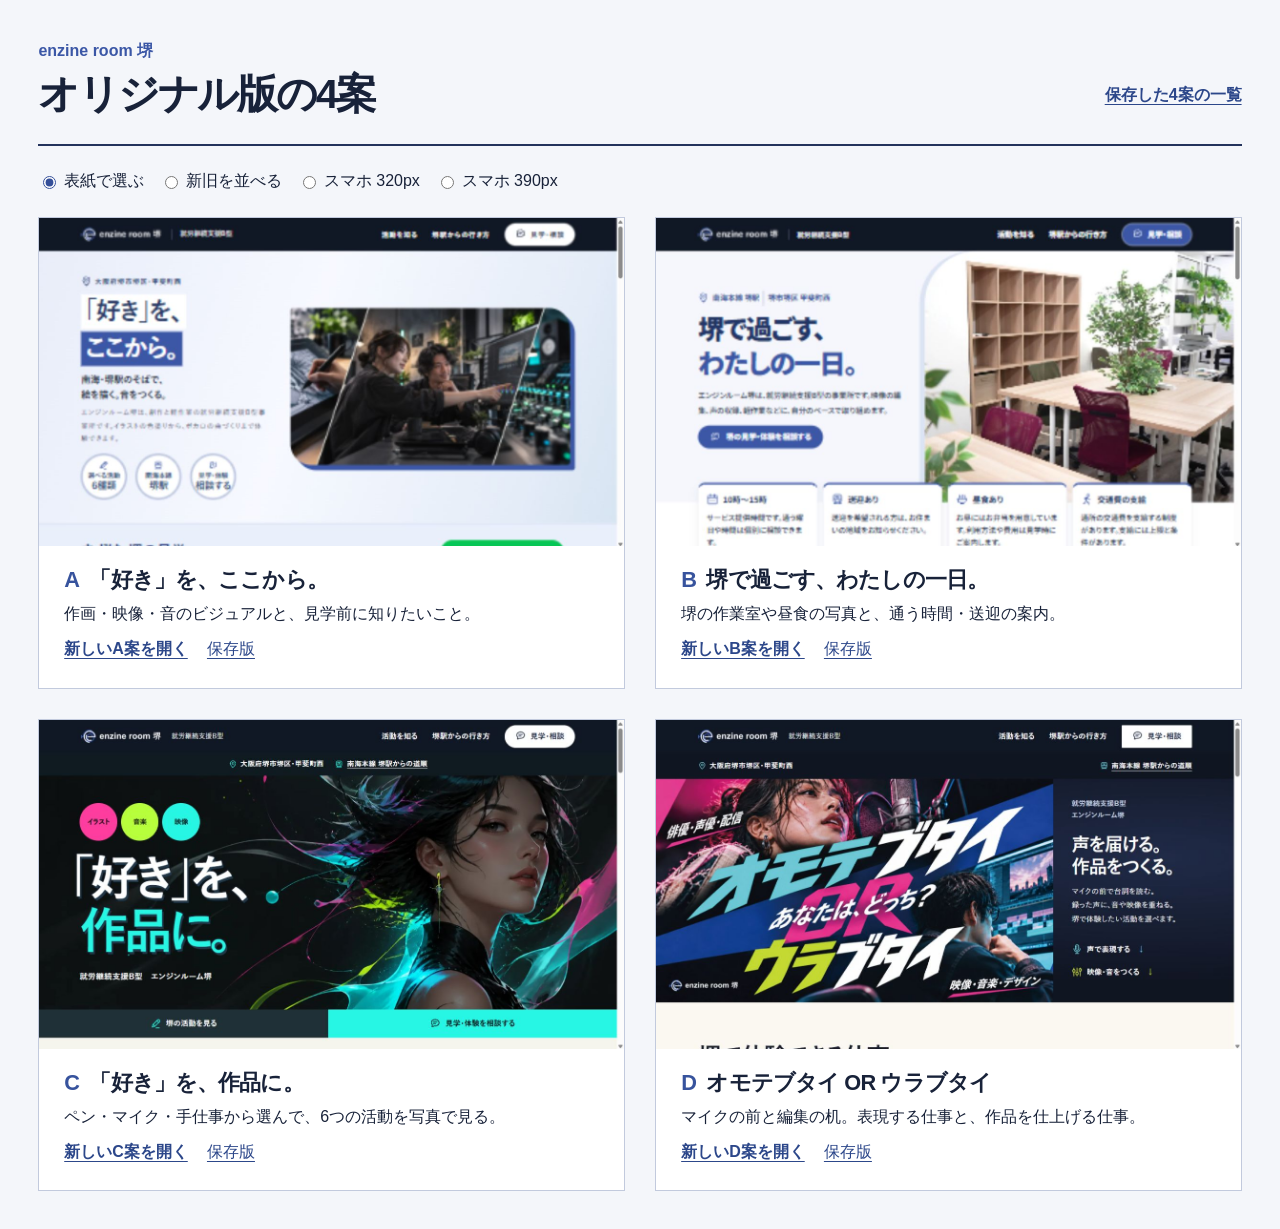
<file: index.html>
<!doctype html>
<html lang="ja"><head><base href="./lp/brand/"><meta charset="utf-8"><meta name="viewport" content="width=device-width,initial-scale=1"><meta name="robots" content="noindex,nofollow"><title>堺LPの4案を見比べる｜enzine room オリジナル版</title>
<link rel="stylesheet" href="assets/compare.css"></head>
<body><main>
<header><p>enzine room 堺</p><h1>オリジナル版の4案</h1><a href="../compare.html">保存した4案の一覧</a></header>
<fieldset><legend>表示方法</legend><label><input type="radio" name="display" id="covers" checked>表紙で選ぶ</label><label><input type="radio" name="display" id="pairs">新旧を並べる</label><label><input type="radio" name="display" id="narrow">スマホ 320px</label><label><input type="radio" name="display" id="mobile">スマホ 390px</label></fieldset>
<div class="catalog">
<article>
  <div class="images">
    <a class="new" href="index.html"><span>A案 オリジナル版</span><img src="assets/preview-wonder.jpg" width="1225" height="692" alt="A案のオリジナル版を開く"></a>
    <a class="old" href="../index.html"><span>A案 保存版</span><img src="../assets/preview-wonder.jpg" width="1225" height="692" alt="A案の保存版を開く"></a>
  </div>
  <div class="copy"><div><h2><b>A</b>「好き」を、ここから。</h2><p>作画・映像・音のビジュアルと、見学前に知りたいこと。</p></div><nav aria-label="A案を選ぶ"><a href="index.html">新しいA案を開く</a><a href="../index.html">保存版</a></nav></div>
  <div class="device"><iframe title="A案のスマートフォン表示" loading="lazy" src="index.html"></iframe></div>
</article>
<article>
  <div class="images">
    <a class="new" href="access.html"><span>B案 オリジナル版</span><img src="assets/preview-college.jpg" width="1225" height="692" alt="B案のオリジナル版を開く"></a>
    <a class="old" href="../access.html"><span>B案 保存版</span><img src="../assets/preview-college.jpg" width="1225" height="692" alt="B案の保存版を開く"></a>
  </div>
  <div class="copy"><div><h2><b>B</b>堺で過ごす、わたしの一日。</h2><p>堺の作業室や昼食の写真と、通う時間・送迎の案内。</p></div><nav aria-label="B案を選ぶ"><a href="access.html">新しいB案を開く</a><a href="../access.html">保存版</a></nav></div>
  <div class="device"><iframe title="B案のスマートフォン表示" loading="lazy" src="access.html"></iframe></div>
</article>
<article>
  <div class="images">
    <a class="new" href="activities.html"><span>C案 オリジナル版</span><img src="assets/preview-jam.jpg?v=aa08fe584f06" width="1225" height="692" alt="C案のオリジナル版を開く"></a>
    <a class="old" href="../activities.html"><span>C案 保存版</span><img src="../assets/preview-jam.jpg" width="1225" height="692" alt="C案の保存版を開く"></a>
  </div>
  <div class="copy"><div><h2><b>C</b>「好き」を、作品に。</h2><p>ペン・マイク・手仕事から選んで、6つの活動を写真で見る。</p></div><nav aria-label="C案を選ぶ"><a href="activities.html">新しいC案を開く</a><a href="../activities.html">保存版</a></nav></div>
  <div class="device"><iframe title="C案のスマートフォン表示" loading="lazy" src="activities.html"></iframe></div>
</article>
<article>
  <div class="images">
    <a class="new" href="stage.html"><span>D案 オリジナル版</span><img src="assets/preview-stage.jpg?v=24ae81991913" width="1225" height="692" alt="D案のオリジナル版を開く"></a>
    <a class="old" href="../stage.html"><span>D案 保存版</span><img src="../assets/preview-stage.jpg" width="1225" height="692" alt="D案の保存版を開く"></a>
  </div>
  <div class="copy"><div><h2><b>D</b>オモテブタイ OR ウラブタイ</h2><p>マイクの前と編集の机。表現する仕事と、作品を仕上げる仕事。</p></div><nav aria-label="D案を選ぶ"><a href="stage.html">新しいD案を開く</a><a href="../stage.html">保存版</a></nav></div>
  <div class="device"><iframe title="D案のスマートフォン表示" loading="lazy" src="stage.html"></iframe></div>
</article>
</div></main></body></html>
</file>
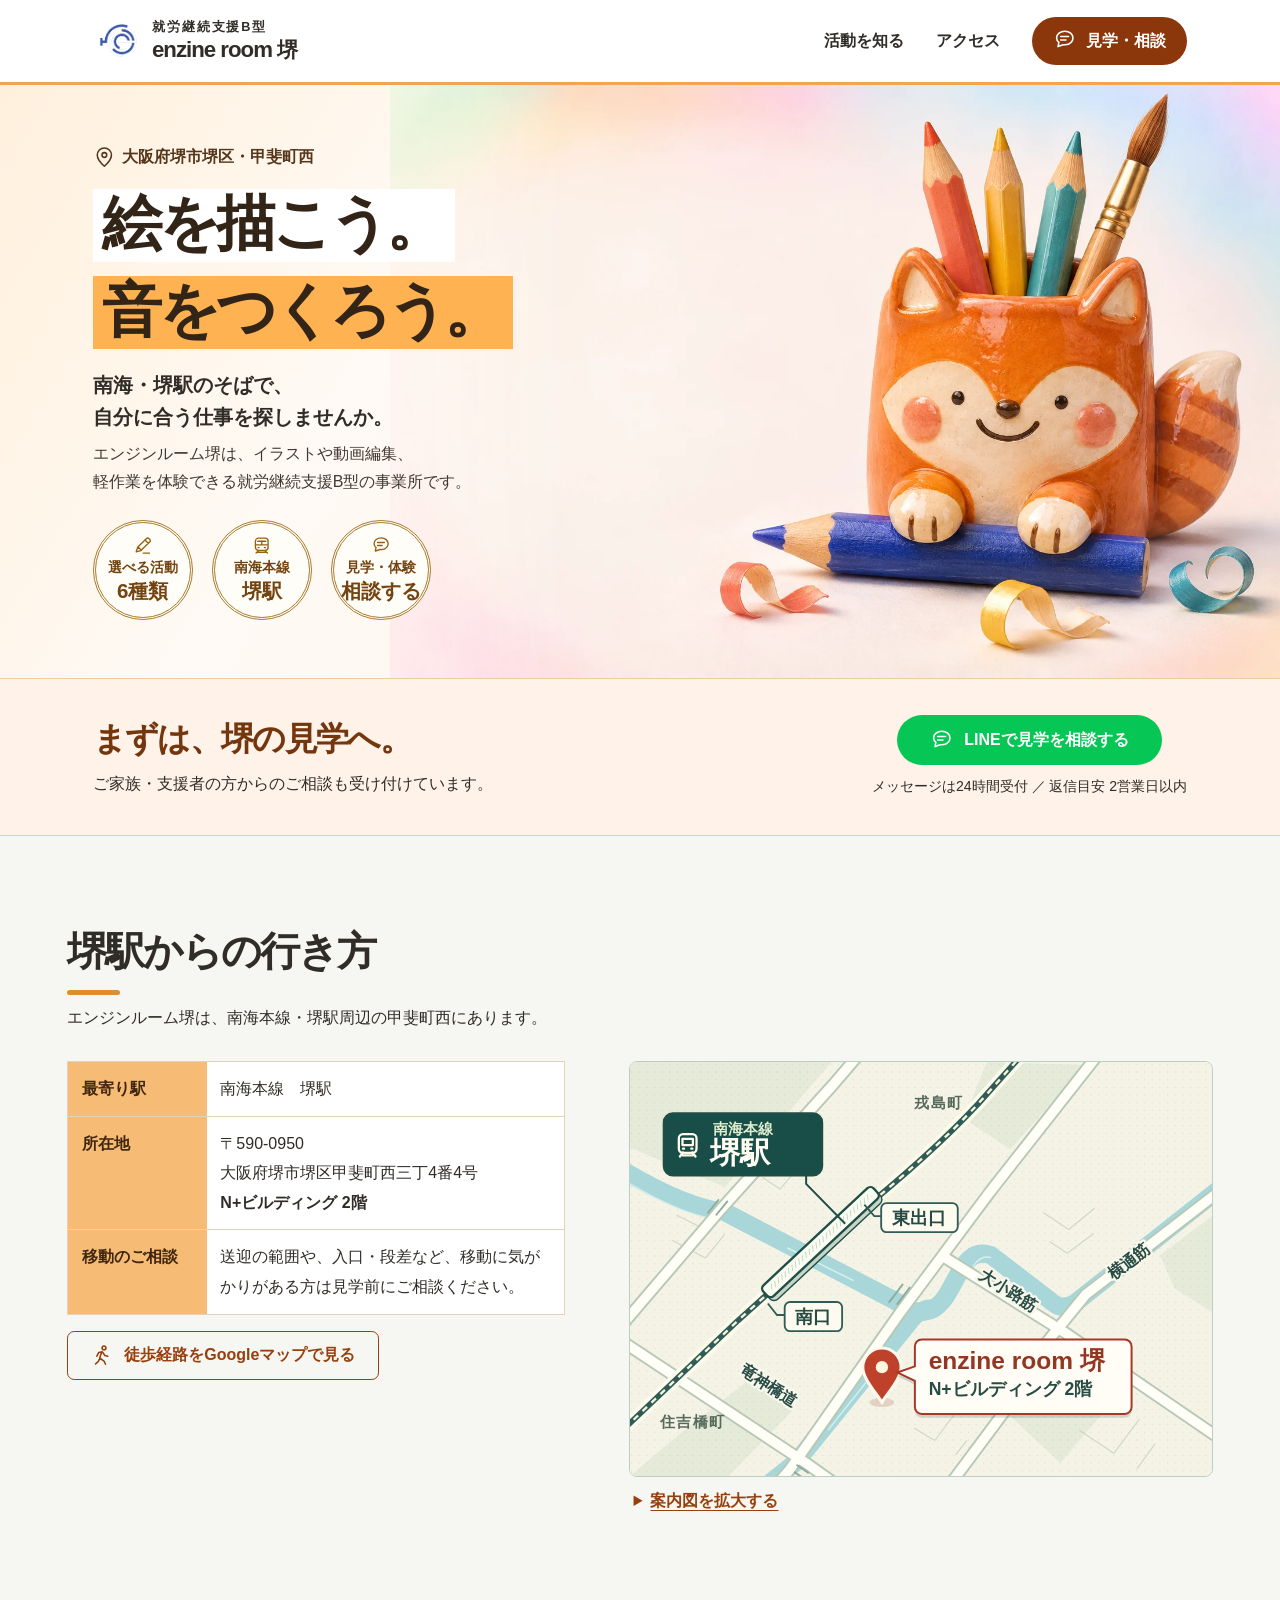
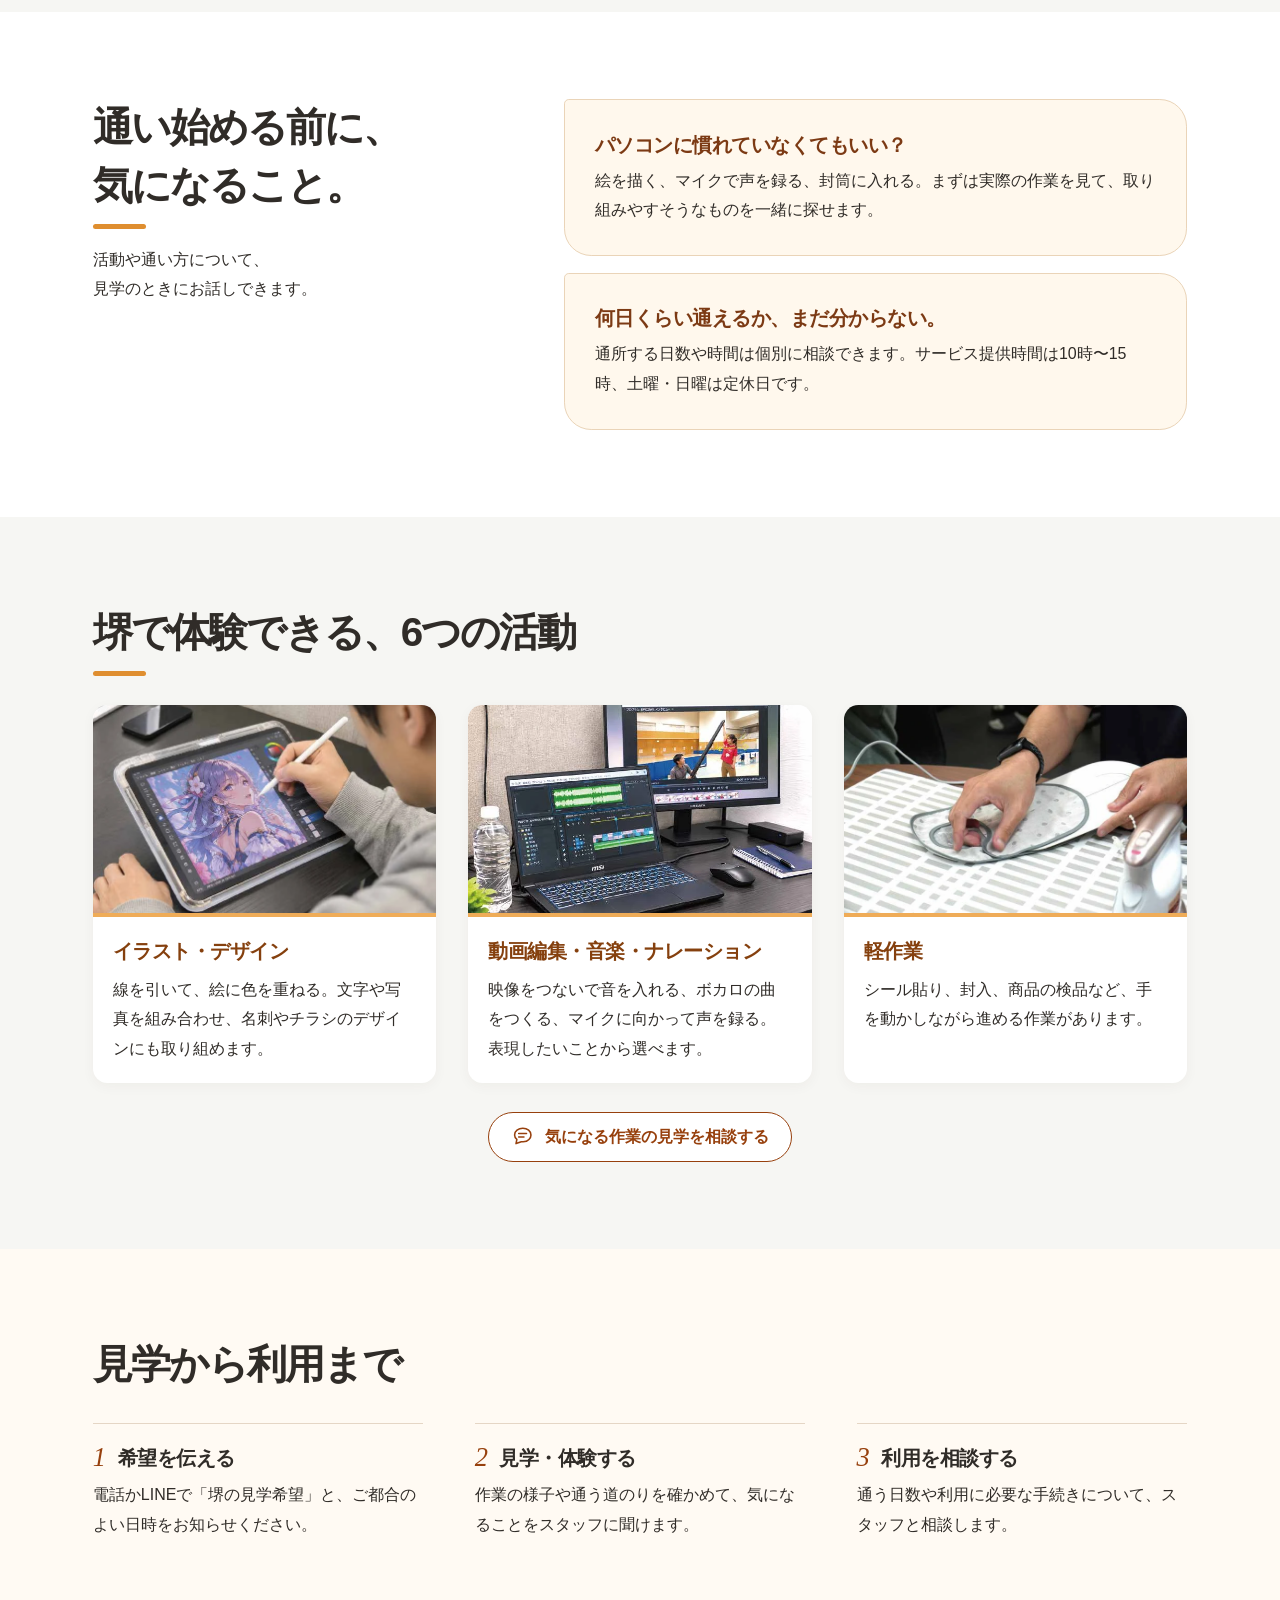
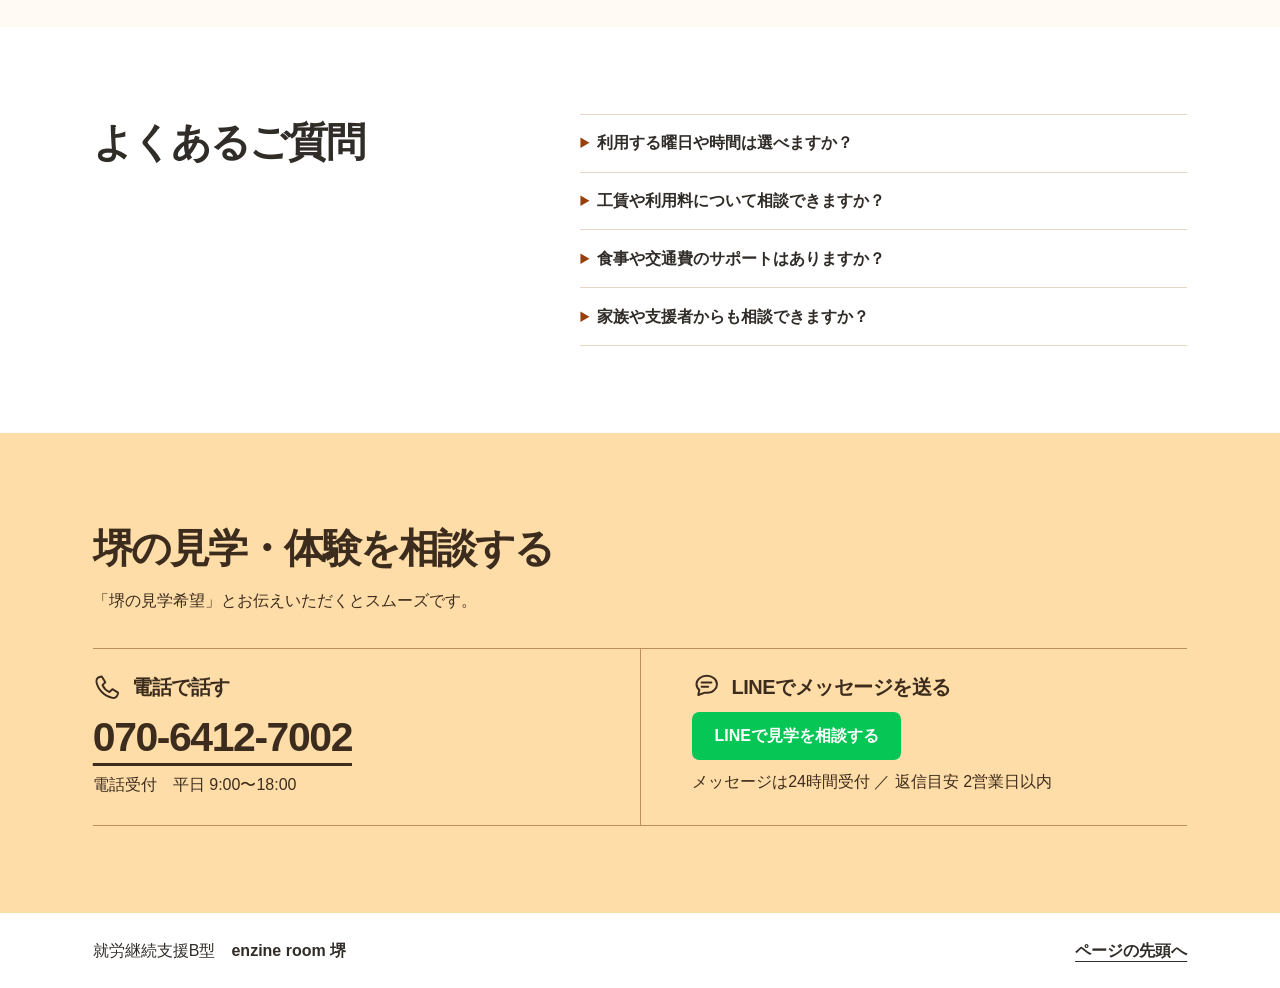
<file: lp/index.html>
<!doctype html>
<html lang="ja">
<head>
  <meta charset="utf-8">
  <meta name="viewport" content="width=device-width,initial-scale=1">
  <meta name="robots" content="noindex,nofollow">
  <meta name="description" content="大阪府堺市堺区甲斐町西の就労継続支援B型、エンジンルーム堺。南海堺駅からの通い方、創作と軽作業、電話・LINEでの見学相談をご案内します。">
  <title>堺で始める創作と軽作業｜就労継続支援B型 エンジンルーム堺</title>
  <link rel="stylesheet" href="assets/lp.css?v=adb6d2225e7d">
  <link rel="stylesheet" href="assets/wonder.css?v=898472aed44e">
</head>
<body class="sk-page">
<div class="sk-lp wonder">
  <svg xmlns="http://www.w3.org/2000/svg" class="icon-library" aria-hidden="true" focusable="false">
  <symbol id="i-pin" viewBox="0 0 24 24"><path d="M19.5 9.6c0 5.3-7.5 11.8-7.5 11.8S4.5 14.9 4.5 9.6a7.5 7.5 0 1 1 15 0Z"/><circle cx="12" cy="9.5" r="2.5"/></symbol>
  <symbol id="i-rail" viewBox="0 0 24 24"><rect x="4.2" y="2.7" width="15.6" height="15" rx="3.8"/><path d="M5 11h14M12 6v5M7 6.5h10M8 18l-3 3m11-3 3 3M7 20h10"/><path d="M7.5 14.2h1.3m6.4 0h1.3"/></symbol>
  <symbol id="i-talk" viewBox="0 0 24 24"><path d="M19 14.3c-1.7 1.8-5.1 2.7-8.1 2.3l-5.6 2 .9-4.4a6.1 6.1 0 0 1-2.4-4.8c0-4 3.9-7 8.7-7s8.6 3.1 8.6 7.1c0 1.7-.8 3.5-2.1 4.8Z"/><path d="M8.1 8h8.3m-8.3 3.7h5.6"/></symbol>
  <symbol id="i-phone" viewBox="0 0 24 24"><path d="m7.4 2.9 3 4.9-2.4 2.4c1.1 2.4 3.3 4.7 5.9 5.9l2.5-2.4 4.8 2.9c-.2 2.9-2 4.9-4.7 4.4C9.8 19.8 4.2 14.2 2.9 7.5c-.5-2.7 1.7-4.4 4.5-4.6Z"/></symbol>
  <symbol id="i-art" viewBox="0 0 24 24"><path d="m4 19.4 1.7-5.6L16.6 3a2 2 0 0 1 2.9.1l1.2 1.2a2 2 0 0 1 .1 2.9L9.7 17.9 4 19.4ZM6.1 13.4l4.3 4.1m4.2-12.6 4.3 4.1M12.5 21h7.8"/></symbol>
  <symbol id="i-video" viewBox="0 0 24 24"><rect x="2.8" y="4.2" width="18.4" height="15.7" rx="2.1"/><path d="M3.4 9.1h17.2m-12.8-5 3.1 4.5m3.5-4.5 3 4.5m-7 3.1 4.1 2.7-4.1 2.8Z"/></symbol>
  <symbol id="i-music" viewBox="0 0 24 24"><path d="M8.5 17.2V6.4l11-2.6v10.9m-11-5.2 11-2.6"/><ellipse cx="5.9" cy="18.1" rx="2.7" ry="2.2"/><ellipse cx="16.8" cy="15.9" rx="2.7" ry="2.2"/></symbol>
  <symbol id="i-voice" viewBox="0 0 24 24"><rect x="8.3" y="2" width="7.4" height="12" rx="3.7"/><path d="M5 10.4a7 7 0 0 0 14 0M12 17.8v3.5m-4 0h8m-7-15h3.1m-3.1 3h3.1"/></symbol>
  <symbol id="i-design" viewBox="0 0 24 24"><rect x="3" y="3" width="12.8" height="12" rx="1.4"/><path d="M7 15.4v4.3a1 1 0 0 0 1 1h11.2a1.6 1.6 0 0 0 1.6-1.6v-10a1.4 1.4 0 0 0-1.4-1.4h-3.5M6 11l3-5 3.2 5Z"/></symbol>
  <symbol id="i-work" viewBox="0 0 24 24"><path d="m2.4 7.6 9.6-4.8 9.6 4.8v9L12 21.2l-9.6-4.6Zm0 0L12 12l9.6-4.4M12 12v9.2m-5-16 9.7 4.5v3.9"/></symbol>
  <symbol id="i-lunch" viewBox="0 0 24 24"><path d="M2.5 11h19c-.6 5.2-3.9 8.3-9.6 8.3S3.1 16.2 2.5 11ZM8.5 21h7M7 7.8C4.9 5.9 8.2 5.4 6.6 3.2M12 7.8c-2-2 1.1-2.5-.3-5m5.4 5.1c-1.8-2 1.1-2.5-.3-4.7"/></symbol>
  <symbol id="i-calendar" viewBox="0 0 24 24"><rect x="3" y="4.7" width="18" height="16" rx="2.3"/><path d="M3 10h18M7.7 2.4v4.5m8.6-4.5v4.5M7.8 14.5h2m4.4 0h2"/></symbol>
  <symbol id="i-walk" viewBox="0 0 24 24"><circle cx="14.8" cy="4.1" r="2"/><path d="m7.2 12.9 2.1-4 3.6-.8 2.8 4 3 .9m-6.4-4.4-2.1 6.2 4.6 3.2 1.6 3.4m-6-6.1-1.8 3.4L5.9 21"/></symbol>
  <symbol id="i-mixer" viewBox="0 0 24 24"><path d="M5 3v4m0 5v9m7-18v10m0 5v3m7-18v2m0 5v11"/><rect x="2.5" y="7" width="5" height="5" rx="1.2"/><rect x="9.5" y="13" width="5" height="5" rx="1.2"/><rect x="16.5" y="5" width="5" height="5" rx="1.2"/></symbol>
</svg>

  <a class="skip" href="#sk-main">本文へ移動</a>
  <header class="mast"><div class="wrap mast-inner">
    <a class="brand" href="#sk-main" aria-label="エンジンルーム堺 ページ先頭"><img src="assets/sakai-logo.png" width="52" height="52" alt=""><span><small>就労継続支援B型</small><b>enzine room <strong>堺</strong></b></span></a>
    <nav aria-label="ページ内メニュー"><a class="nav-text" href="#sk-work">活動を知る</a><a class="nav-text" href="#sk-access">アクセス</a><a class="nav-visit" href="#sk-contact"><svg class="ico" aria-hidden="true" focusable="false"><use href="#i-talk"/></svg> 見学・相談</a></nav>
  </div></header>
  <main id="sk-main" tabindex="-1">
    <section class="wd-cover" aria-labelledby="wd-title">
  <div class="wd-cover-art"><img src="assets/wonder-pencil.webp" width="1536" height="1024" alt="" fetchpriority="high"></div>
  <div class="wrap wd-cover-inner">
    <p class="wd-place"><svg class="ico" aria-hidden="true" focusable="false"><use href="#i-pin"/></svg> 大阪府堺市堺区・甲斐町西</p>
    <h1 id="wd-title"><span>絵を描こう。</span><br><em>音をつくろう。</em></h1>
    <p class="wd-lead">南海・堺駅のそばで、<br>自分に合う仕事を探しませんか。</p>
    <p class="wd-intro">エンジンルーム堺は、イラストや動画編集、<br class="wd-wide">軽作業を体験できる就労継続支援B型の事業所です。</p>
    <nav class="wd-seals" aria-label="知りたい情報を選ぶ">
      <a href="#sk-work"><svg class="ico" aria-hidden="true" focusable="false"><use href="#i-art"/></svg> <span>選べる活動</span><b>6種類</b></a>
      <a href="#sk-access"><svg class="ico" aria-hidden="true" focusable="false"><use href="#i-rail"/></svg> <span>南海本線</span><b>堺駅</b></a>
      <a href="#sk-contact"><svg class="ico" aria-hidden="true" focusable="false"><use href="#i-talk"/></svg> <span>見学・体験</span><b>相談する</b></a>
    </nav>
  </div>
</section>
<section class="wd-invite" aria-labelledby="wd-invite-title"><div class="wrap wd-invite-grid">
  <div><h2 id="wd-invite-title">まずは、堺の見学へ。</h2><p>ご家族・支援者の方からのご相談も受け付けています。</p></div>
  <div><a class="button wd-line" href="https://page.line.me/282tgzfw?oat_content=url&amp;openQrModal=true"><svg class="ico" aria-hidden="true" focusable="false"><use href="#i-talk"/></svg> LINEで見学を相談する</a><p>メッセージは24時間受付 ／ 返信目安 2営業日以内</p></div>
</div></section>

<section class="wrap section access" aria-labelledby="sk-access"><div class="access-head"><h2 id="sk-access">堺駅からの行き方</h2><p>エンジンルーム堺は、南海本線・堺駅周辺の甲斐町西にあります。</p></div>
  <div class="access-grid"><div class="access-table"><dl class="loc"><div><dt>最寄り駅</dt><dd>南海本線　堺駅</dd></div><div><dt>所在地</dt><dd>〒590-0950<br>大阪府堺市堺区甲斐町西三丁4番4号<br><b>N+ビルディング 2階</b></dd></div><div><dt>移動のご相談</dt><dd>送迎の範囲や、入口・段差など、移動に気がかりがある方は見学前にご相談ください。</dd></div></dl>
    <a class="button outline" href="https://www.google.com/maps/dir/?api=1&amp;origin=%E5%A0%BA%E9%A7%85+%E5%8D%97%E6%B5%B7%E6%9C%AC%E7%B7%9A+%E5%A4%A7%E9%98%AA%E5%BA%9C%E5%A0%BA%E5%B8%82&amp;destination=%E5%A4%A7%E9%98%AA%E5%BA%9C%E5%A0%BA%E5%B8%82%E5%A0%BA%E5%8C%BA%E7%94%B2%E6%96%90%E7%94%BA%E8%A5%BF%E4%B8%89%E4%B8%814%E7%95%AA4%E5%8F%B7+N%2B%E3%83%93%E3%83%AB%E3%83%87%E3%82%A3%E3%83%B3%E3%82%B0&amp;travelmode=walking"><svg class="ico" aria-hidden="true" focusable="false"><use href="#i-walk"/></svg> 徒歩経路をGoogleマップで見る</a></div>
    <figure class="paper-map"><img src="assets/sakai-guide.svg" width="760" height="540" alt="南海本線堺駅の東出口・南口と、エンジンルーム堺の位置を示す周辺案内図"><details class="map-zoom"><summary><span class="closed-label">案内図を拡大する</span><span class="open-label">案内図を元の大きさに戻す</span></summary><p>図の中を左右にスクロールできます。</p><div class="map-pan" tabindex="0" role="region" aria-label="拡大した周辺案内図"><img src="assets/sakai-guide.svg" width="760" height="540" alt="堺駅の東出口・南口とN+ビルディングの位置を示す拡大図"></div></details></figure></div>
</section>

<section class="wd-story"><div class="wrap section">
  <div class="wd-story-layout"><div><h2>通い始める前に、<br>気になること。</h2><p>活動や通い方について、<br class="wd-wide">見学のときにお話しできます。</p></div>
    <div class="wd-concerns"><article><h3>パソコンに慣れていなくてもいい？</h3><p>絵を描く、マイクで声を録る、封筒に入れる。まずは実際の作業を見て、取り組みやすそうなものを一緒に探せます。</p></article>
      <article><h3>何日くらい通えるか、まだ分からない。</h3><p>通所する日数や時間は個別に相談できます。サービス提供時間は10時〜15時、土曜・日曜は定休日です。</p></article></div>
  </div>
</div></section>

<section class="wd-work"><div class="wrap section">
  <h2 id="sk-work">堺で体験できる、<br class="wd-mobile">6つの活動</h2>
  <div class="wd-works">
    <article><img src="assets/illustration.webp" width="691" height="519" loading="lazy" alt="タブレットで絵に色を塗る手元"><div><h3>イラスト・デザイン</h3><p>線を引いて、絵に色を重ねる。文字や写真を組み合わせ、名刺やチラシのデザインにも取り組めます。</p></div></article>
    <article><img src="assets/video.webp" width="662" height="497" loading="lazy" alt="映像と音声を並べた編集画面"><div><h3>動画編集・音楽・ナレーション</h3><p>映像をつないで音を入れる、ボカロの曲をつくる、マイクに向かって声を録る。表現したいことから選べます。</p></div></article>
    <article><img src="assets/work.webp" width="744" height="558" loading="lazy" alt="手作業の様子"><div><h3>軽作業</h3><p>シール貼り、封入、商品の検品など、手を動かしながら進める作業があります。</p></div></article>
  </div>
  <div class="wd-after"><a class="button outline" href="#sk-contact"><svg class="ico" aria-hidden="true" focusable="false"><use href="#i-talk"/></svg> 気になる作業の見学を相談する</a></div>
</div></section>

<section class="visit-paper"><div class="wrap section"><h2>見学から利用まで</h2>
  <ol class="steps"><li><h3>希望を伝える</h3><p>電話かLINEで「堺の見学希望」と、ご都合のよい日時をお知らせください。</p></li><li><h3>見学・体験する</h3><p>作業の様子や通う道のりを確かめて、気になることをスタッフに聞けます。</p></li><li><h3>利用を相談する</h3><p>通う日数や利用に必要な手続きについて、スタッフと相談します。</p></li></ol>
</div></section>

<section class="wrap section faq"><h2>よくあるご質問</h2><div>
  <details><summary>利用する曜日や時間は選べますか？</summary><p>10時〜15時のサービス提供時間の中で、通う日数や時間は個別に相談できます。土曜・日曜は定休日です。</p></details>
  <details><summary>工賃や利用料について相談できますか？</summary><p>見学時に工賃の対象になる作業や算定方法、利用にかかる費用についてお尋ねください。</p></details>
<details><summary>食事や交通費のサポートはありますか？</summary><p>食事の提供と、上限のある交通費支給制度があります。費用や対象条件は見学時にご相談ください。</p></details>
  <details><summary>家族や支援者からも相談できますか？</summary><p>はい。電話またはLINEで、堺の事業所について知りたいことをお伝えください。</p></details></div></section>

<section class="contact" aria-labelledby="sk-contact"><div class="wrap section">
  <div class="contact-heading"><h2 id="sk-contact">堺の見学・体験を相談する</h2><p>「堺の見学希望」とお伝えいただくとスムーズです。</p></div>
  <div class="contact-options"><div><h3><svg class="ico" aria-hidden="true" focusable="false"><use href="#i-phone"/></svg> 電話で話す</h3><a class="phone-number" href="tel:07064127002">070-6412-7002</a><p>電話受付　平日 9:00〜18:00</p></div>
  <div><h3><svg class="ico" aria-hidden="true" focusable="false"><use href="#i-talk"/></svg> LINEでメッセージを送る</h3><a class="button line" href="https://page.line.me/282tgzfw?oat_content=url&amp;openQrModal=true">LINEで見学を相談する</a><p>メッセージは24時間受付 ／ 返信目安 2営業日以内</p></div></div>
</div></section>

  </main>
  <footer class="wrap footer"><span>就労継続支援B型　<b>enzine room 堺</b></span><a href="#sk-main">ページの先頭へ</a></footer>
</div>
</body>
</html>
</file>
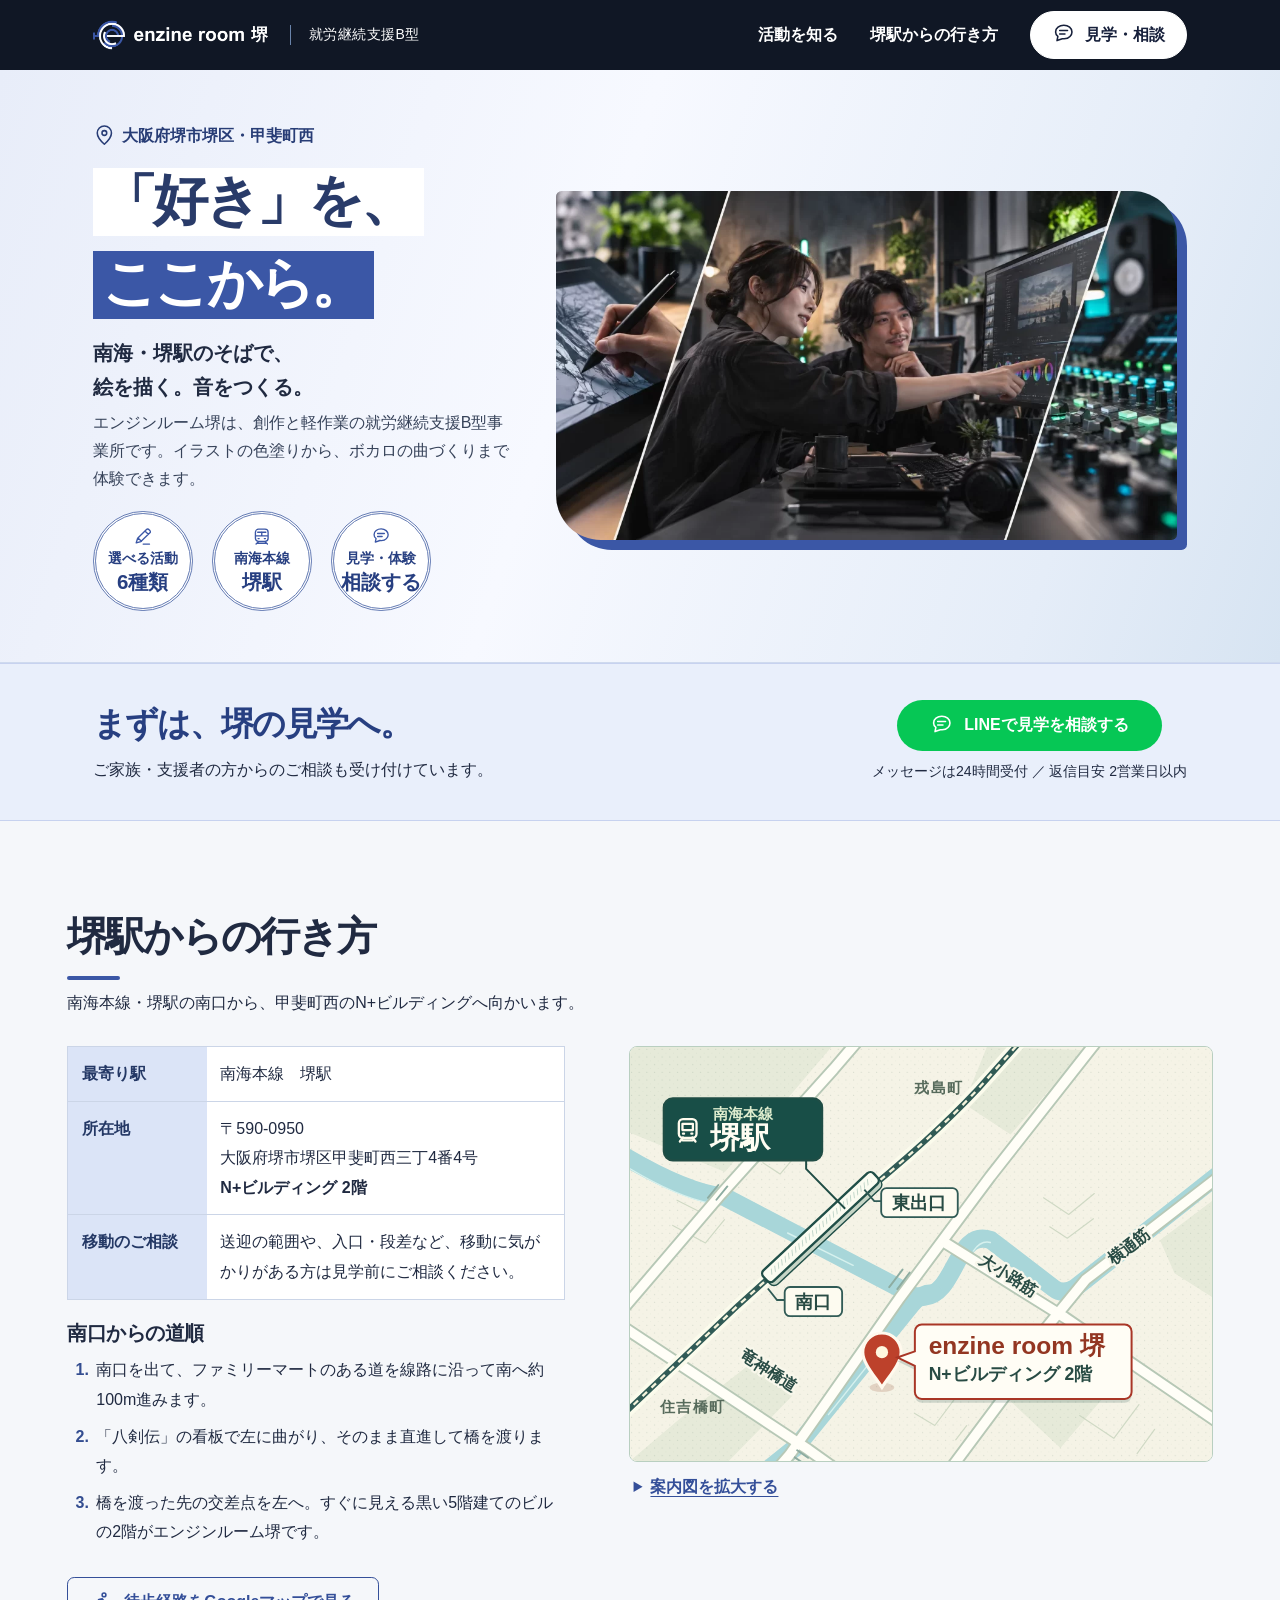
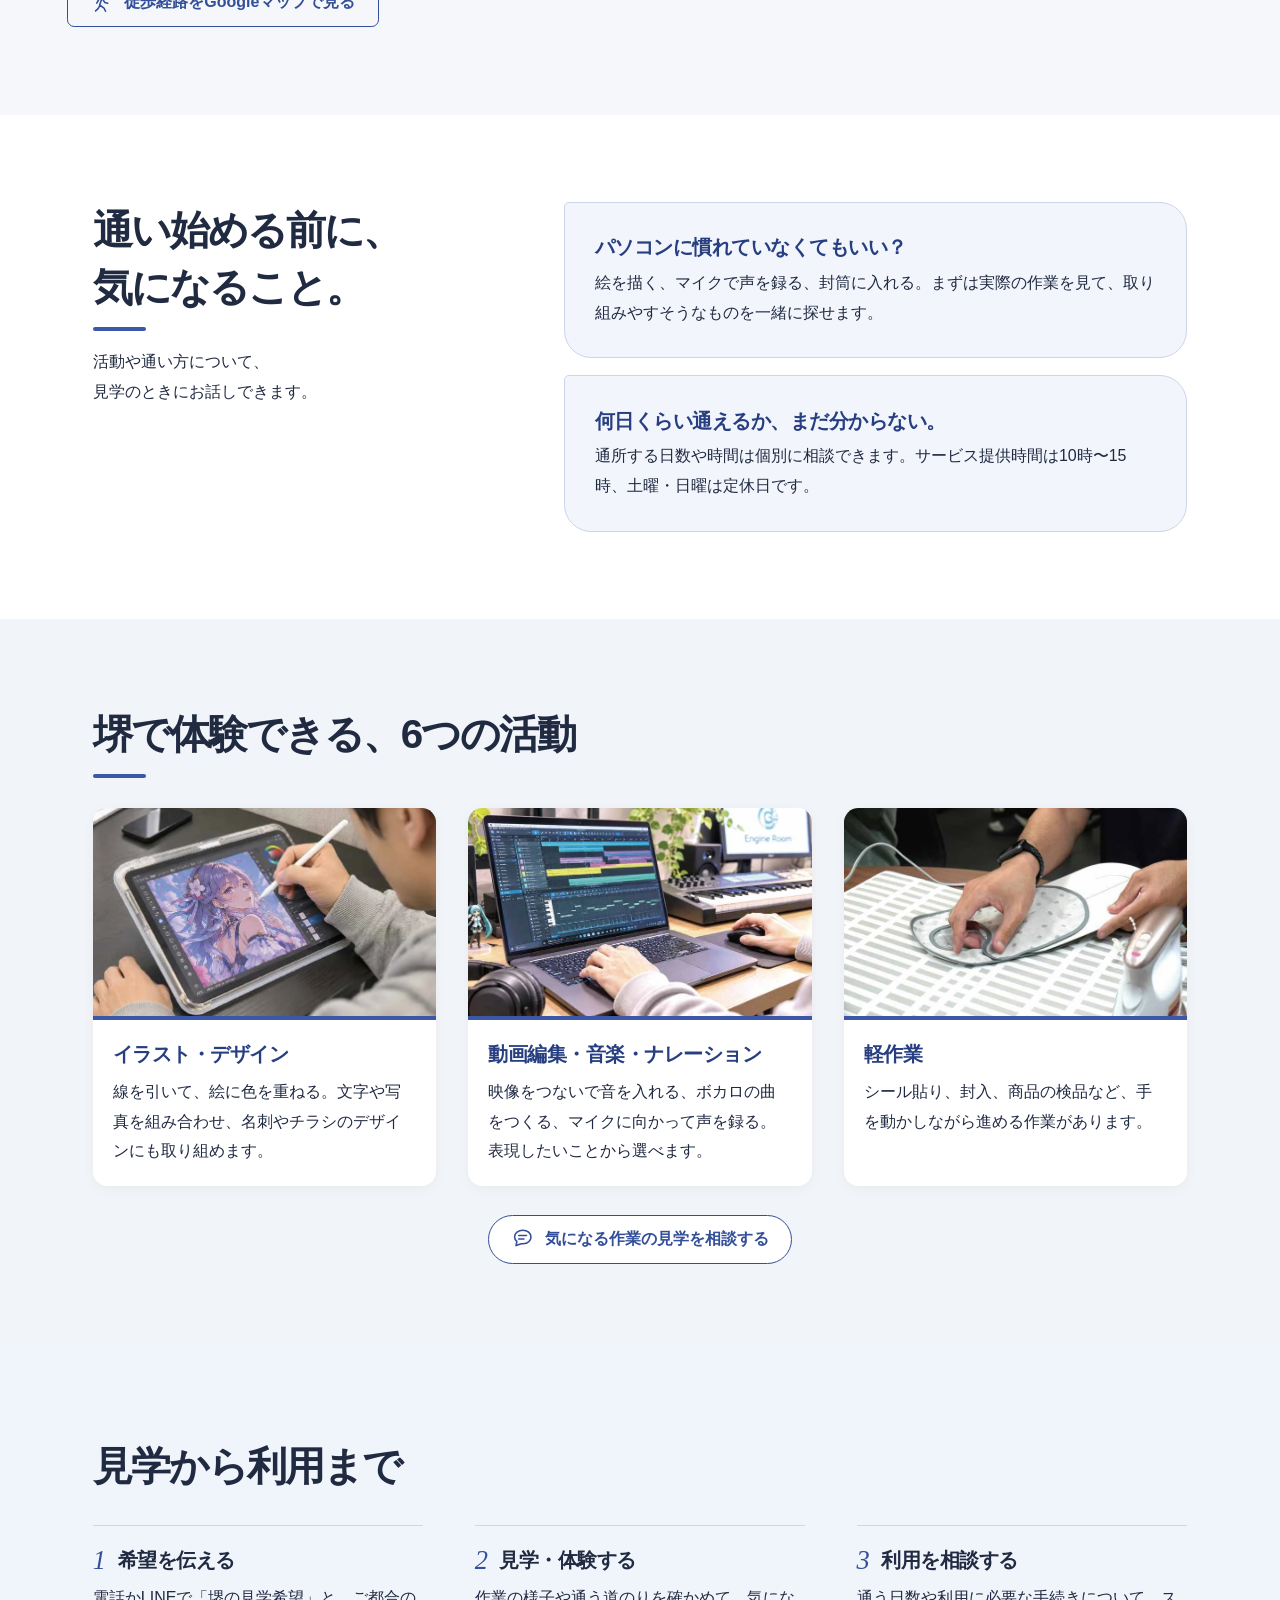
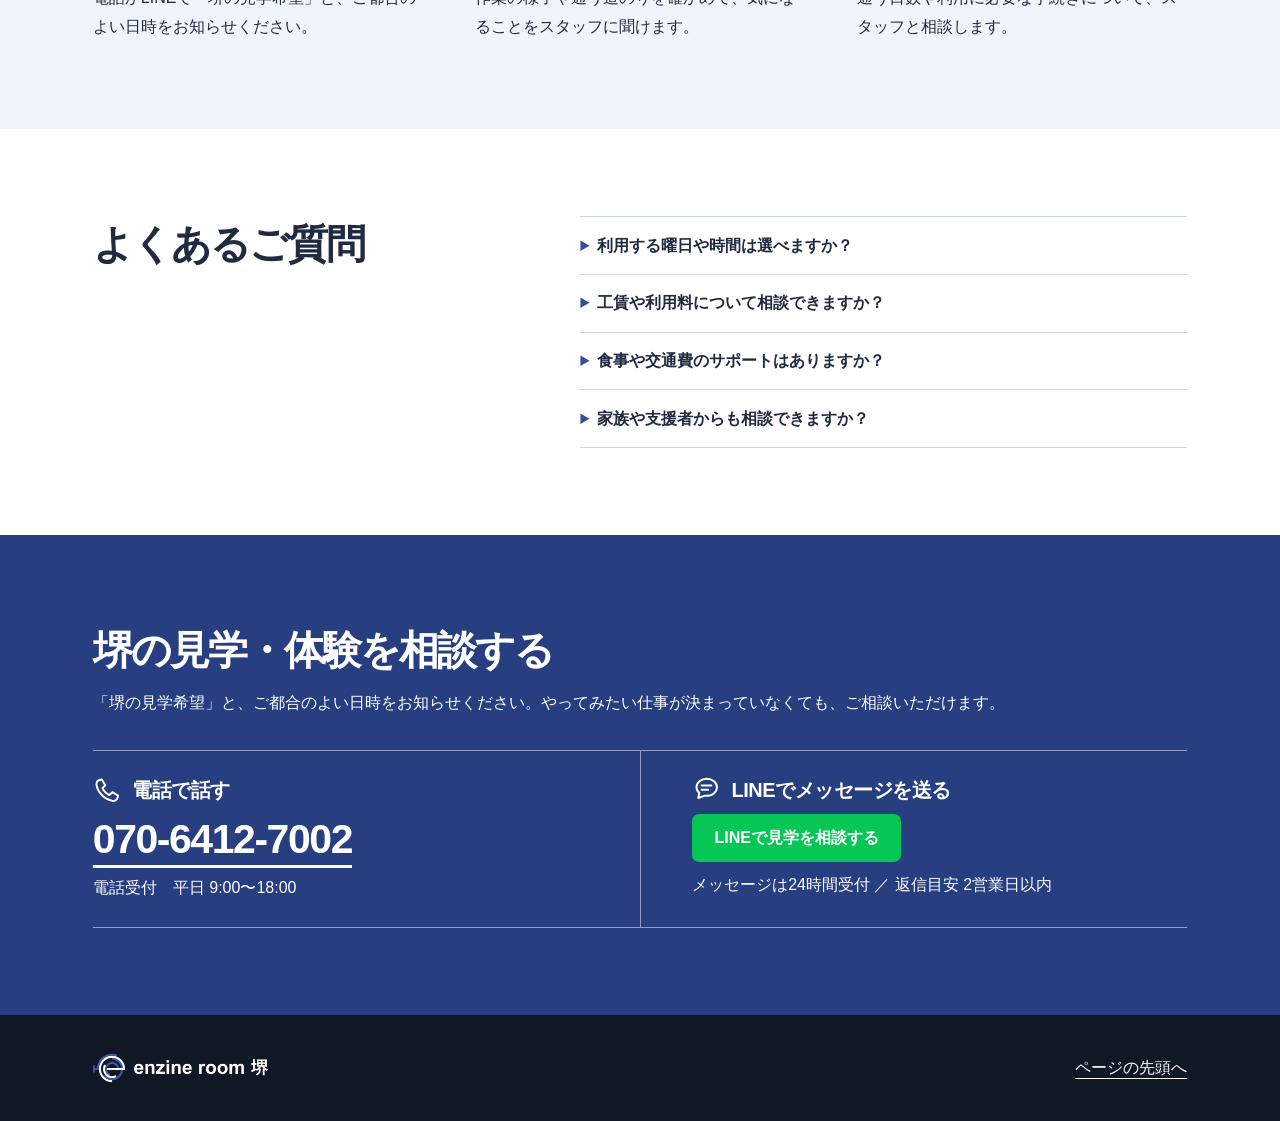
<file: lp/brand/index.html>
<!doctype html>
<html lang="ja">
<head>
  <meta charset="utf-8">
  <meta name="viewport" content="width=device-width,initial-scale=1">
  <meta name="robots" content="noindex,nofollow">
  <meta name="description" content="南海本線堺駅・甲斐町西の就労継続支援B型、エンジンルーム堺。絵、動画、声、音楽と軽作業を体験できます。アクセスと見学のご相談はこちら。">
  <title>堺で始める創作と軽作業｜enzine room 堺・就労継続支援B型</title>
  <link rel="stylesheet" href="../assets/lp.css?v=adb6d2225e7d">
  <link rel="stylesheet" href="../assets/wonder.css?v=898472aed44e">
  <link rel="stylesheet" href="assets/wonder-brand.css?v=086587eb640e">
  <link rel="stylesheet" href="assets/room.css?v=993642a49785">
</head>
<body class="sk-page"><div class="sk-lp wonder room-edition">
  <svg xmlns="http://www.w3.org/2000/svg" class="icon-library" aria-hidden="true" focusable="false">
  <symbol id="i-pin" viewBox="0 0 24 24"><path d="M19.5 9.6c0 5.3-7.5 11.8-7.5 11.8S4.5 14.9 4.5 9.6a7.5 7.5 0 1 1 15 0Z"/><circle cx="12" cy="9.5" r="2.5"/></symbol>
  <symbol id="i-rail" viewBox="0 0 24 24"><rect x="4.2" y="2.7" width="15.6" height="15" rx="3.8"/><path d="M5 11h14M12 6v5M7 6.5h10M8 18l-3 3m11-3 3 3M7 20h10"/><path d="M7.5 14.2h1.3m6.4 0h1.3"/></symbol>
  <symbol id="i-talk" viewBox="0 0 24 24"><path d="M19 14.3c-1.7 1.8-5.1 2.7-8.1 2.3l-5.6 2 .9-4.4a6.1 6.1 0 0 1-2.4-4.8c0-4 3.9-7 8.7-7s8.6 3.1 8.6 7.1c0 1.7-.8 3.5-2.1 4.8Z"/><path d="M8.1 8h8.3m-8.3 3.7h5.6"/></symbol>
  <symbol id="i-phone" viewBox="0 0 24 24"><path d="m7.4 2.9 3 4.9-2.4 2.4c1.1 2.4 3.3 4.7 5.9 5.9l2.5-2.4 4.8 2.9c-.2 2.9-2 4.9-4.7 4.4C9.8 19.8 4.2 14.2 2.9 7.5c-.5-2.7 1.7-4.4 4.5-4.6Z"/></symbol>
  <symbol id="i-art" viewBox="0 0 24 24"><path d="m4 19.4 1.7-5.6L16.6 3a2 2 0 0 1 2.9.1l1.2 1.2a2 2 0 0 1 .1 2.9L9.7 17.9 4 19.4ZM6.1 13.4l4.3 4.1m4.2-12.6 4.3 4.1M12.5 21h7.8"/></symbol>
  <symbol id="i-video" viewBox="0 0 24 24"><rect x="2.8" y="4.2" width="18.4" height="15.7" rx="2.1"/><path d="M3.4 9.1h17.2m-12.8-5 3.1 4.5m3.5-4.5 3 4.5m-7 3.1 4.1 2.7-4.1 2.8Z"/></symbol>
  <symbol id="i-music" viewBox="0 0 24 24"><path d="M8.5 17.2V6.4l11-2.6v10.9m-11-5.2 11-2.6"/><ellipse cx="5.9" cy="18.1" rx="2.7" ry="2.2"/><ellipse cx="16.8" cy="15.9" rx="2.7" ry="2.2"/></symbol>
  <symbol id="i-voice" viewBox="0 0 24 24"><rect x="8.3" y="2" width="7.4" height="12" rx="3.7"/><path d="M5 10.4a7 7 0 0 0 14 0M12 17.8v3.5m-4 0h8m-7-15h3.1m-3.1 3h3.1"/></symbol>
  <symbol id="i-design" viewBox="0 0 24 24"><rect x="3" y="3" width="12.8" height="12" rx="1.4"/><path d="M7 15.4v4.3a1 1 0 0 0 1 1h11.2a1.6 1.6 0 0 0 1.6-1.6v-10a1.4 1.4 0 0 0-1.4-1.4h-3.5M6 11l3-5 3.2 5Z"/></symbol>
  <symbol id="i-work" viewBox="0 0 24 24"><path d="m2.4 7.6 9.6-4.8 9.6 4.8v9L12 21.2l-9.6-4.6Zm0 0L12 12l9.6-4.4M12 12v9.2m-5-16 9.7 4.5v3.9"/></symbol>
  <symbol id="i-lunch" viewBox="0 0 24 24"><path d="M2.5 11h19c-.6 5.2-3.9 8.3-9.6 8.3S3.1 16.2 2.5 11ZM8.5 21h7M7 7.8C4.9 5.9 8.2 5.4 6.6 3.2M12 7.8c-2-2 1.1-2.5-.3-5m5.4 5.1c-1.8-2 1.1-2.5-.3-4.7"/></symbol>
  <symbol id="i-calendar" viewBox="0 0 24 24"><rect x="3" y="4.7" width="18" height="16" rx="2.3"/><path d="M3 10h18M7.7 2.4v4.5m8.6-4.5v4.5M7.8 14.5h2m4.4 0h2"/></symbol>
  <symbol id="i-walk" viewBox="0 0 24 24"><circle cx="14.8" cy="4.1" r="2"/><path d="m7.2 12.9 2.1-4 3.6-.8 2.8 4 3 .9m-6.4-4.4-2.1 6.2 4.6 3.2 1.6 3.4m-6-6.1-1.8 3.4L5.9 21"/></symbol>
  <symbol id="i-mixer" viewBox="0 0 24 24"><path d="M5 3v4m0 5v9m7-18v10m0 5v3m7-18v2m0 5v11"/><rect x="2.5" y="7" width="5" height="5" rx="1.2"/><rect x="9.5" y="13" width="5" height="5" rx="1.2"/><rect x="16.5" y="5" width="5" height="5" rx="1.2"/></symbol>
</svg>

  <a class="skip" href="#sk-main">本文へ移動</a>
  <header class="mast room-mast"><div class="wrap mast-inner">
    <a class="room-lockup" href="#sk-main" aria-label="エンジンルーム堺 ページ先頭"><img width="340" height="60" src="assets/sakai-lockup.png" alt="enzine room 堺"><span>就労継続支援B型</span></a>
    <nav aria-label="ページ内メニュー"><a class="nav-text" href="#sk-work">活動を知る</a><a class="nav-text" href="#sk-access">堺駅からの行き方</a><a class="nav-visit" href="#sk-contact"><svg class="ico" aria-hidden="true" focusable="false"><use href="#i-talk"/></svg> 見学・相談</a></nav>
  </div></header>
  <main id="sk-main" tabindex="-1"><section class="wd-cover wd-brand-cover" aria-labelledby="wd-title">
  <div class="wrap wd-brand-grid">
    <div class="wd-brand-heading">
      <p class="wd-place"><svg class="ico" aria-hidden="true" focusable="false"><use href="#i-pin"/></svg> 大阪府堺市堺区・甲斐町西</p>
      <h1 id="wd-title"><span>「好き」を、</span><br><em>ここから。</em></h1>
    </div>
    <figure class="wd-brand-photo">
      <img src="assets/wonder-sakai-lab.webp" width="1024" height="576" alt="作画の手元、映像編集のモニター、音響機材を組み合わせた堺Labのビジュアル" fetchpriority="high">
    </figure>
    <div class="wd-brand-details">
      <p class="wd-lead">南海・堺駅のそばで、<br>絵を描く。音をつくる。</p>
      <p class="wd-intro">エンジンルーム堺は、創作と軽作業の就労継続支援B型事業所です。イラストの色塗りから、ボカロの曲づくりまで体験できます。</p>
      <nav class="wd-seals" aria-label="知りたい情報を選ぶ">
        <a href="#sk-work"><svg class="ico" aria-hidden="true" focusable="false"><use href="#i-art"/></svg> <span>選べる活動</span><b>6種類</b></a>
        <a href="#sk-access"><svg class="ico" aria-hidden="true" focusable="false"><use href="#i-rail"/></svg> <span>南海本線</span><b>堺駅</b></a>
        <a href="#sk-contact"><svg class="ico" aria-hidden="true" focusable="false"><use href="#i-talk"/></svg> <span>見学・体験</span><b>相談する</b></a>
      </nav>
    </div>
  </div>
</section>
<section class="wd-invite" aria-labelledby="wd-invite-title"><div class="wrap wd-invite-grid">
  <div><h2 id="wd-invite-title">まずは、堺の見学へ。</h2><p>ご家族・支援者の方からのご相談も受け付けています。</p></div>
  <div><a class="button wd-line" href="https://page.line.me/282tgzfw?oat_content=url&amp;openQrModal=true"><svg class="ico" aria-hidden="true" focusable="false"><use href="#i-talk"/></svg> LINEで見学を相談する</a><p>メッセージは24時間受付 ／ 返信目安 2営業日以内</p></div>
</div></section>

<section class="wrap section access" aria-labelledby="sk-access">
  <div class="access-head"><h2 id="sk-access">堺駅からの行き方</h2><p>南海本線・堺駅の南口から、甲斐町西のN+ビルディングへ向かいます。</p></div>
  <div class="access-grid"><div class="access-table"><dl class="loc"><div><dt>最寄り駅</dt><dd>南海本線　堺駅</dd></div><div><dt>所在地</dt><dd>〒590-0950<br>大阪府堺市堺区甲斐町西三丁4番4号<br><b>N+ビルディング 2階</b></dd></div><div><dt>移動のご相談</dt><dd>送迎の範囲や、入口・段差など、移動に気がかりがある方は見学前にご相談ください。</dd></div></dl>
    <div class="room-route"><h3>南口からの道順</h3><ol>
      <li>南口を出て、ファミリーマートのある道を線路に沿って南へ約100m進みます。</li>
      <li>「八剣伝」の看板で左に曲がり、そのまま直進して橋を渡ります。</li>
      <li>橋を渡った先の交差点を左へ。すぐに見える黒い5階建てのビルの2階がエンジンルーム堺です。</li>
    </ol></div><a class="button outline" href="https://www.google.com/maps/dir/?api=1&amp;origin=%E5%A0%BA%E9%A7%85+%E5%8D%97%E6%B5%B7%E6%9C%AC%E7%B7%9A+%E5%A4%A7%E9%98%AA%E5%BA%9C%E5%A0%BA%E5%B8%82&amp;destination=%E5%A4%A7%E9%98%AA%E5%BA%9C%E5%A0%BA%E5%B8%82%E5%A0%BA%E5%8C%BA%E7%94%B2%E6%96%90%E7%94%BA%E8%A5%BF%E4%B8%89%E4%B8%814%E7%95%AA4%E5%8F%B7+N%2B%E3%83%93%E3%83%AB%E3%83%87%E3%82%A3%E3%83%B3%E3%82%B0&amp;travelmode=walking"><svg class="ico" aria-hidden="true" focusable="false"><use href="#i-walk"/></svg> 徒歩経路をGoogleマップで見る</a></div>
    <figure class="paper-map"><img src="../assets/sakai-guide.svg" width="760" height="540" alt="南海本線堺駅の東出口・南口と、エンジンルーム堺の位置を示す周辺案内図"><details class="map-zoom"><summary><span class="closed-label">案内図を拡大する</span><span class="open-label">案内図を元の大きさに戻す</span></summary><p>図の中を左右にスクロールできます。</p><div class="map-pan" tabindex="0" role="region" aria-label="拡大した周辺案内図"><img src="../assets/sakai-guide.svg" width="760" height="540" alt="堺駅の東出口・南口とN+ビルディングの位置を示す拡大図"></div></details></figure></div>
</section>

<section class="wd-story"><div class="wrap section">
  <div class="wd-story-layout"><div><h2>通い始める前に、<br>気になること。</h2><p>活動や通い方について、<br class="wd-wide">見学のときにお話しできます。</p></div>
    <div class="wd-concerns"><article><h3>パソコンに慣れていなくてもいい？</h3><p>絵を描く、マイクで声を録る、封筒に入れる。まずは実際の作業を見て、取り組みやすそうなものを一緒に探せます。</p></article>
      <article><h3>何日くらい通えるか、まだ分からない。</h3><p>通所する日数や時間は個別に相談できます。サービス提供時間は10時〜15時、土曜・日曜は定休日です。</p></article></div>
  </div>
</div></section>

<section class="wd-work"><div class="wrap section">
  <h2 id="sk-work">堺で体験できる、<br class="wd-mobile">6つの活動</h2>
  <div class="wd-works">
    <article><img src="../assets/illustration.webp" width="691" height="519" loading="lazy" alt="タブレットで絵に色を塗る手元"><div><h3>イラスト・デザイン</h3><p>線を引いて、絵に色を重ねる。文字や写真を組み合わせ、名刺やチラシのデザインにも取り組めます。</p></div></article>
    <article><img src="../assets/music.webp" width="829" height="467" loading="lazy" alt="パソコンで音を重ねる作業の様子"><div><h3>動画編集・音楽・ナレーション</h3><p>映像をつないで音を入れる、ボカロの曲をつくる、マイクに向かって声を録る。表現したいことから選べます。</p></div></article>
    <article><img src="../assets/work.webp" width="744" height="558" loading="lazy" alt="机の上で手作業に取り組む様子"><div><h3>軽作業</h3><p>シール貼り、封入、商品の検品など、手を動かしながら進める作業があります。</p></div></article>
  </div>
  <div class="wd-after"><a class="button outline" href="#sk-contact"><svg class="ico" aria-hidden="true" focusable="false"><use href="#i-talk"/></svg> 気になる作業の見学を相談する</a></div>
</div></section>

<section class="visit-paper"><div class="wrap section"><h2>見学から利用まで</h2>
  <ol class="steps"><li><h3>希望を伝える</h3><p>電話かLINEで「堺の見学希望」と、ご都合のよい日時をお知らせください。</p></li><li><h3>見学・体験する</h3><p>作業の様子や通う道のりを確かめて、気になることをスタッフに聞けます。</p></li><li><h3>利用を相談する</h3><p>通う日数や利用に必要な手続きについて、スタッフと相談します。</p></li></ol>
</div></section>

<section class="wrap section faq"><h2>よくあるご質問</h2><div>
  <details><summary>利用する曜日や時間は選べますか？</summary><p>10時〜15時のサービス提供時間の中で、通う日数や時間は個別に相談できます。土曜・日曜は定休日です。</p></details>
  <details><summary>工賃や利用料について相談できますか？</summary><p>見学時に工賃の対象になる作業や算定方法、利用にかかる費用についてお尋ねください。</p></details>
<details><summary>食事や交通費のサポートはありますか？</summary><p>食事の提供と、上限のある交通費支給制度があります。費用や対象条件は見学時にご相談ください。</p></details>
  <details><summary>家族や支援者からも相談できますか？</summary><p>はい。電話またはLINEで、堺の事業所について知りたいことをお伝えください。</p></details></div></section>

<section class="contact" aria-labelledby="sk-contact"><div class="wrap section">
  <div class="contact-heading"><h2 id="sk-contact">堺の見学・体験を相談する</h2><p>「堺の見学希望」と、ご都合のよい日時をお知らせください。やってみたい仕事が決まっていなくても、ご相談いただけます。</p></div>
  <div class="contact-options"><div><h3><svg class="ico" aria-hidden="true" focusable="false"><use href="#i-phone"/></svg> 電話で話す</h3><a class="phone-number" href="tel:07064127002">070-6412-7002</a><p>電話受付　平日 9:00〜18:00</p></div>
  <div><h3><svg class="ico" aria-hidden="true" focusable="false"><use href="#i-talk"/></svg> LINEでメッセージを送る</h3><a class="button line" href="https://page.line.me/282tgzfw?oat_content=url&amp;openQrModal=true">LINEで見学を相談する</a><p>メッセージは24時間受付 ／ 返信目安 2営業日以内</p></div></div>
</div></section>
</main>
  <footer class="room-foot"><div class="wrap"><img width="340" height="60" src="assets/sakai-lockup.png" alt="enzine room 堺"><a href="#sk-main">ページの先頭へ</a></div></footer>
</div></body></html>
</file>
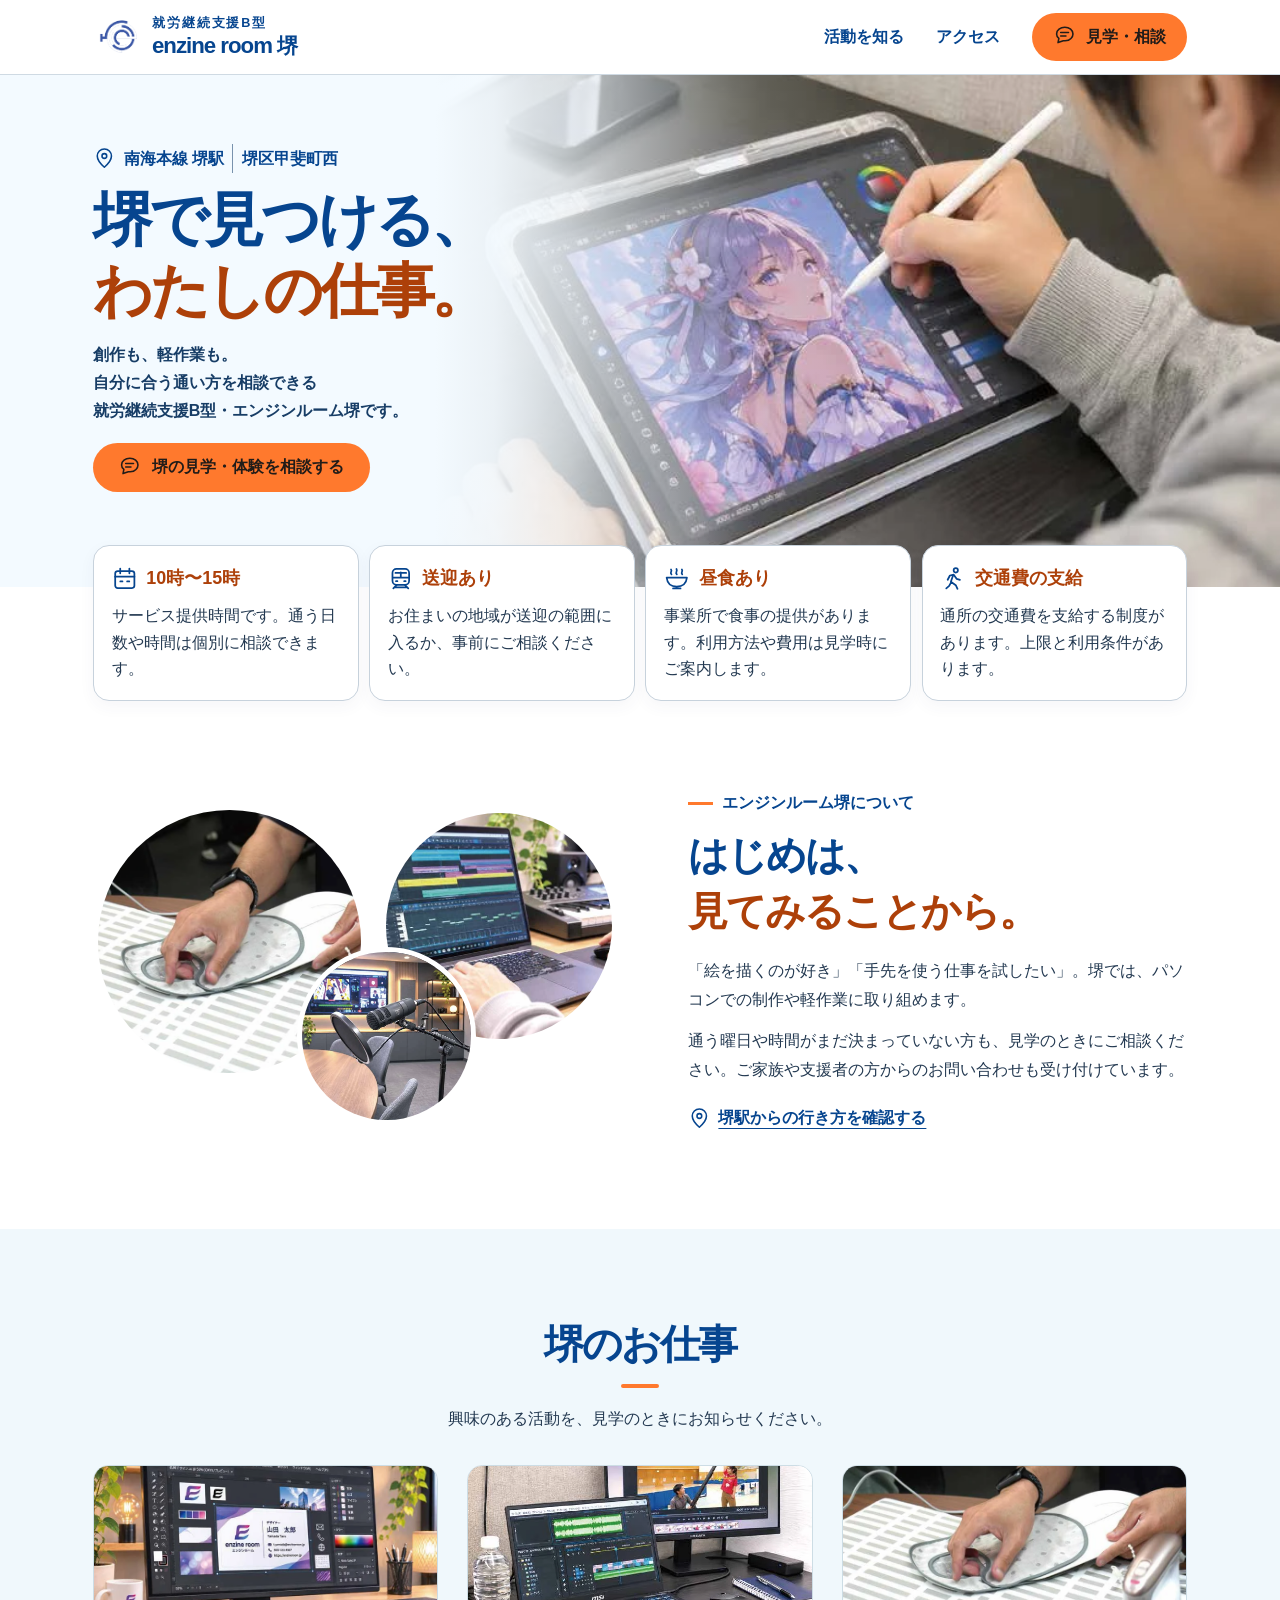
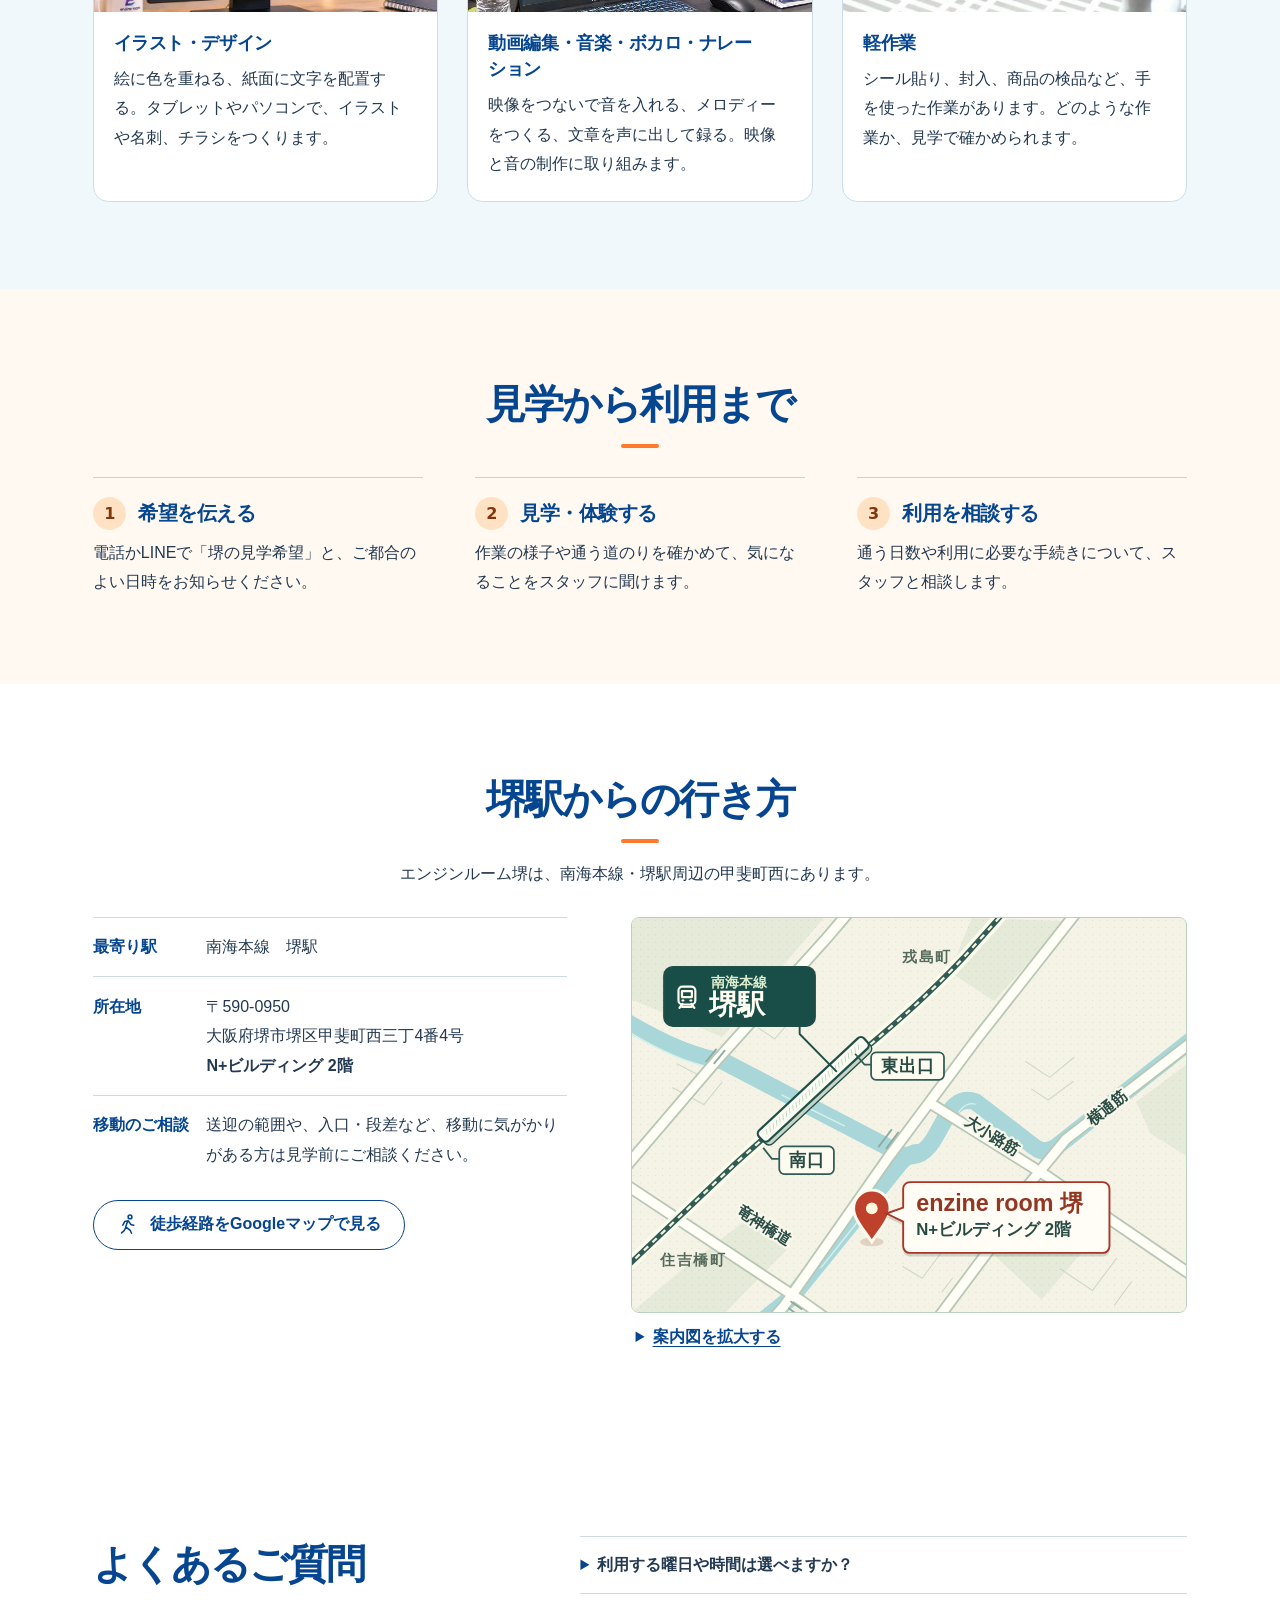
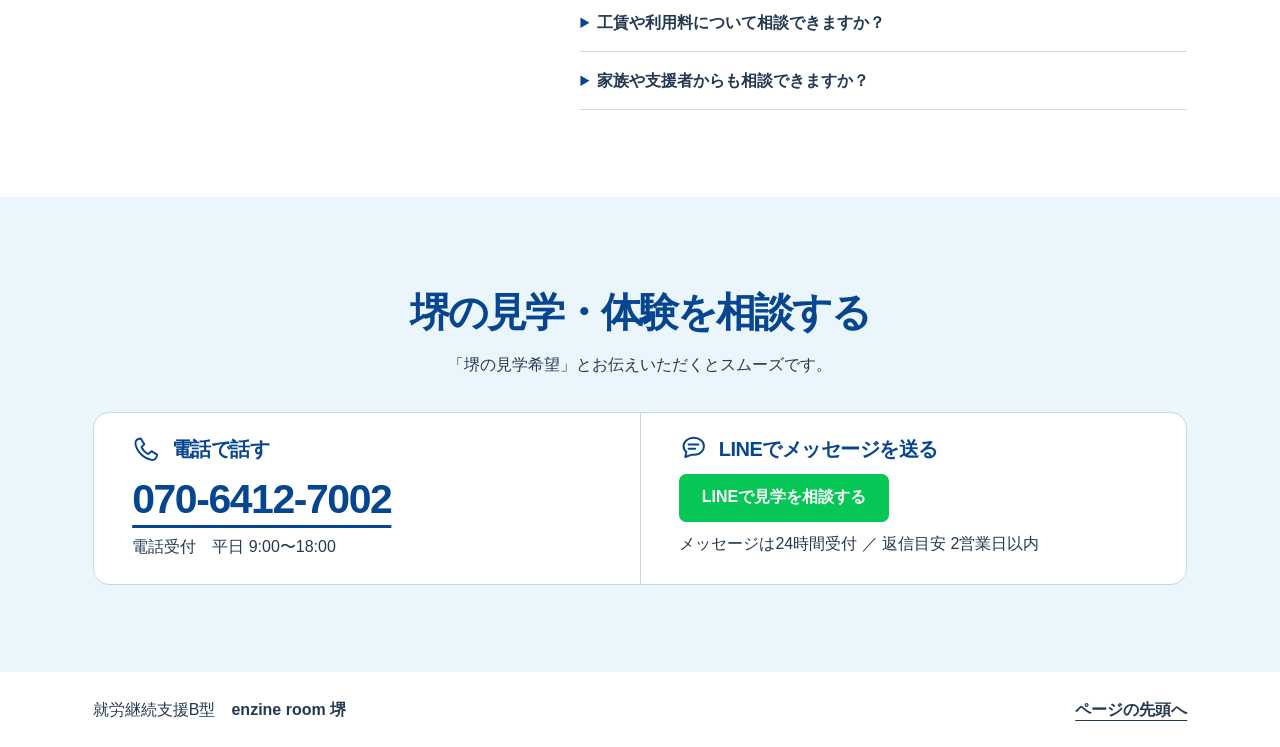
<file: lp/access.html>
<!doctype html>
<html lang="ja">
<head>
  <meta charset="utf-8">
  <meta name="viewport" content="width=device-width,initial-scale=1">
  <meta name="robots" content="noindex,nofollow">
  <meta name="description" content="大阪府堺市堺区甲斐町西の就労継続支援B型、エンジンルーム堺。南海堺駅からの通い方、創作と軽作業、電話・LINEでの見学相談をご案内します。">
  <title>堺の通所とお仕事ガイド｜就労継続支援B型 エンジンルーム堺</title>
  <link rel="stylesheet" href="assets/lp.css?v=adb6d2225e7d">
  <link rel="stylesheet" href="assets/college.css?v=bf0ece1537f0">
</head>
<body class="sk-page">
<div class="sk-lp college">
  <svg xmlns="http://www.w3.org/2000/svg" class="icon-library" aria-hidden="true" focusable="false">
  <symbol id="i-pin" viewBox="0 0 24 24"><path d="M19.5 9.6c0 5.3-7.5 11.8-7.5 11.8S4.5 14.9 4.5 9.6a7.5 7.5 0 1 1 15 0Z"/><circle cx="12" cy="9.5" r="2.5"/></symbol>
  <symbol id="i-rail" viewBox="0 0 24 24"><rect x="4.2" y="2.7" width="15.6" height="15" rx="3.8"/><path d="M5 11h14M12 6v5M7 6.5h10M8 18l-3 3m11-3 3 3M7 20h10"/><path d="M7.5 14.2h1.3m6.4 0h1.3"/></symbol>
  <symbol id="i-talk" viewBox="0 0 24 24"><path d="M19 14.3c-1.7 1.8-5.1 2.7-8.1 2.3l-5.6 2 .9-4.4a6.1 6.1 0 0 1-2.4-4.8c0-4 3.9-7 8.7-7s8.6 3.1 8.6 7.1c0 1.7-.8 3.5-2.1 4.8Z"/><path d="M8.1 8h8.3m-8.3 3.7h5.6"/></symbol>
  <symbol id="i-phone" viewBox="0 0 24 24"><path d="m7.4 2.9 3 4.9-2.4 2.4c1.1 2.4 3.3 4.7 5.9 5.9l2.5-2.4 4.8 2.9c-.2 2.9-2 4.9-4.7 4.4C9.8 19.8 4.2 14.2 2.9 7.5c-.5-2.7 1.7-4.4 4.5-4.6Z"/></symbol>
  <symbol id="i-art" viewBox="0 0 24 24"><path d="m4 19.4 1.7-5.6L16.6 3a2 2 0 0 1 2.9.1l1.2 1.2a2 2 0 0 1 .1 2.9L9.7 17.9 4 19.4ZM6.1 13.4l4.3 4.1m4.2-12.6 4.3 4.1M12.5 21h7.8"/></symbol>
  <symbol id="i-video" viewBox="0 0 24 24"><rect x="2.8" y="4.2" width="18.4" height="15.7" rx="2.1"/><path d="M3.4 9.1h17.2m-12.8-5 3.1 4.5m3.5-4.5 3 4.5m-7 3.1 4.1 2.7-4.1 2.8Z"/></symbol>
  <symbol id="i-music" viewBox="0 0 24 24"><path d="M8.5 17.2V6.4l11-2.6v10.9m-11-5.2 11-2.6"/><ellipse cx="5.9" cy="18.1" rx="2.7" ry="2.2"/><ellipse cx="16.8" cy="15.9" rx="2.7" ry="2.2"/></symbol>
  <symbol id="i-voice" viewBox="0 0 24 24"><rect x="8.3" y="2" width="7.4" height="12" rx="3.7"/><path d="M5 10.4a7 7 0 0 0 14 0M12 17.8v3.5m-4 0h8m-7-15h3.1m-3.1 3h3.1"/></symbol>
  <symbol id="i-design" viewBox="0 0 24 24"><rect x="3" y="3" width="12.8" height="12" rx="1.4"/><path d="M7 15.4v4.3a1 1 0 0 0 1 1h11.2a1.6 1.6 0 0 0 1.6-1.6v-10a1.4 1.4 0 0 0-1.4-1.4h-3.5M6 11l3-5 3.2 5Z"/></symbol>
  <symbol id="i-work" viewBox="0 0 24 24"><path d="m2.4 7.6 9.6-4.8 9.6 4.8v9L12 21.2l-9.6-4.6Zm0 0L12 12l9.6-4.4M12 12v9.2m-5-16 9.7 4.5v3.9"/></symbol>
  <symbol id="i-lunch" viewBox="0 0 24 24"><path d="M2.5 11h19c-.6 5.2-3.9 8.3-9.6 8.3S3.1 16.2 2.5 11ZM8.5 21h7M7 7.8C4.9 5.9 8.2 5.4 6.6 3.2M12 7.8c-2-2 1.1-2.5-.3-5m5.4 5.1c-1.8-2 1.1-2.5-.3-4.7"/></symbol>
  <symbol id="i-calendar" viewBox="0 0 24 24"><rect x="3" y="4.7" width="18" height="16" rx="2.3"/><path d="M3 10h18M7.7 2.4v4.5m8.6-4.5v4.5M7.8 14.5h2m4.4 0h2"/></symbol>
  <symbol id="i-walk" viewBox="0 0 24 24"><circle cx="14.8" cy="4.1" r="2"/><path d="m7.2 12.9 2.1-4 3.6-.8 2.8 4 3 .9m-6.4-4.4-2.1 6.2 4.6 3.2 1.6 3.4m-6-6.1-1.8 3.4L5.9 21"/></symbol>
  <symbol id="i-mixer" viewBox="0 0 24 24"><path d="M5 3v4m0 5v9m7-18v10m0 5v3m7-18v2m0 5v11"/><rect x="2.5" y="7" width="5" height="5" rx="1.2"/><rect x="9.5" y="13" width="5" height="5" rx="1.2"/><rect x="16.5" y="5" width="5" height="5" rx="1.2"/></symbol>
</svg>

  <a class="skip" href="#sk-main">本文へ移動</a>
  <header class="mast"><div class="wrap mast-inner">
    <a class="brand" href="#sk-main" aria-label="エンジンルーム堺 ページ先頭"><img src="assets/sakai-logo.png" width="52" height="52" alt=""><span><small>就労継続支援B型</small><b>enzine room <strong>堺</strong></b></span></a>
    <nav aria-label="ページ内メニュー"><a class="nav-text" href="#sk-work">活動を知る</a><a class="nav-text" href="#sk-access">アクセス</a><a class="nav-visit" href="#sk-contact"><svg class="ico" aria-hidden="true" focusable="false"><use href="#i-talk"/></svg> 見学・相談</a></nav>
  </div></header>
  <main id="sk-main" tabindex="-1">
    <section class="college-cover">
  <div class="college-panorama"><img src="assets/illustration.webp" width="691" height="519" alt="ペンを持ち、タブレットの絵に色を重ねる手元" fetchpriority="high"></div>
  <div class="wrap college-cover-inner">
    <div class="college-intro">
      <p class="college-place"><svg class="ico" aria-hidden="true" focusable="false"><use href="#i-pin"/></svg> 南海本線 堺駅<span>堺区甲斐町西</span></p>
      <h1>堺で見つける、<br><em>わたしの仕事。</em></h1>
      <p class="college-lead">創作も、軽作業も。<br>自分に合う通い方を相談できる<br>就労継続支援B型・エンジンルーム堺です。</p>
      <a class="button college-button" href="#sk-contact"><svg class="ico" aria-hidden="true" focusable="false"><use href="#i-talk"/></svg> 堺の見学・体験を相談する</a>
    </div>
  </div>
</section>

<section class="wrap college-facts" aria-labelledby="college-facts-title">
  <h2 id="college-facts-title" class="sr">通所の時間とサポート</h2>
  <dl class="college-fact-list">
    <div><dt><svg class="ico" aria-hidden="true" focusable="false"><use href="#i-calendar"/></svg> <span>10時〜15時</span></dt><dd>サービス提供時間です。通う日数や時間は個別に相談できます。</dd></div>
    <div><dt><svg class="ico" aria-hidden="true" focusable="false"><use href="#i-rail"/></svg> <span>送迎あり</span></dt><dd>お住まいの地域が送迎の範囲に入るか、事前にご相談ください。</dd></div>
    <div><dt><svg class="ico" aria-hidden="true" focusable="false"><use href="#i-lunch"/></svg> <span>昼食あり</span></dt><dd>事業所で食事の提供があります。利用方法や費用は見学時にご案内します。</dd></div>
    <div><dt><svg class="ico" aria-hidden="true" focusable="false"><use href="#i-walk"/></svg> <span>交通費の支給</span></dt><dd>通所の交通費を支給する制度があります。上限と利用条件があります。</dd></div>
  </dl>
</section>
<section class="wrap section college-about" aria-labelledby="college-about-title">
  <div class="college-orbit" aria-hidden="true">
    <img class="orbit-first" src="assets/work.webp" width="744" height="558" alt="" loading="lazy">
    <img class="orbit-second" src="assets/music.webp" width="829" height="467" alt="" loading="lazy">
    <img class="orbit-third" src="assets/voice.webp" width="886" height="665" alt="" loading="lazy">
  </div>
  <div class="college-about-copy">
    <p class="college-kicker">エンジンルーム堺について</p>
    <h2 id="college-about-title">はじめは、<br><em>見てみることから。</em></h2>
    <p>「絵を描くのが好き」「手先を使う仕事を試したい」。堺では、パソコンでの制作や軽作業に取り組めます。</p>
    <p>通う曜日や時間がまだ決まっていない方も、見学のときにご相談ください。ご家族や支援者の方からのお問い合わせも受け付けています。</p>
    <a class="college-inline" href="#sk-access"><svg class="ico" aria-hidden="true" focusable="false"><use href="#i-pin"/></svg> 堺駅からの行き方を確認する</a>
  </div>
</section>

<section class="college-jobs" aria-labelledby="sk-work"><div class="wrap section">
  <div class="college-jobs-heading"><h2 id="sk-work">堺のお仕事</h2>
  <p>興味のある活動を、見学のときにお知らせください。</p></div>
  <div class="college-job-list">
    <article><img src="assets/design.webp" width="846" height="478" alt="パソコンで名刺をデザインする画面" loading="lazy"><div><h3>イラスト・デザイン</h3><p>絵に色を重ねる、紙面に文字を配置する。タブレットやパソコンで、イラストや名刺、チラシをつくります。</p></div></article>
    <article><img src="assets/video.webp" width="662" height="497" alt="動画編集のタイムラインと映像を映したモニター" loading="lazy"><div><h3>動画編集・音楽・ボカロ・ナレーション</h3><p>映像をつないで音を入れる、メロディーをつくる、文章を声に出して録る。映像と音の制作に取り組みます。</p></div></article>
    <article><img src="assets/work.webp" width="744" height="558" alt="卓上で両手を使って作業する様子" loading="lazy"><div><h3>軽作業</h3><p>シール貼り、封入、商品の検品など、手を使った作業があります。どのような作業か、見学で確かめられます。</p></div></article>
  </div>
</div></section>

<section class="visit-paper"><div class="wrap section"><h2>見学から利用まで</h2>
  <ol class="steps"><li><h3>希望を伝える</h3><p>電話かLINEで「堺の見学希望」と、ご都合のよい日時をお知らせください。</p></li><li><h3>見学・体験する</h3><p>作業の様子や通う道のりを確かめて、気になることをスタッフに聞けます。</p></li><li><h3>利用を相談する</h3><p>通う日数や利用に必要な手続きについて、スタッフと相談します。</p></li></ol>
</div></section>

<section class="wrap section access" aria-labelledby="sk-access"><div class="access-head"><h2 id="sk-access">堺駅からの行き方</h2><p>エンジンルーム堺は、南海本線・堺駅周辺の甲斐町西にあります。</p></div>
  <div class="access-grid"><div class="access-table"><dl class="loc"><div><dt>最寄り駅</dt><dd>南海本線　堺駅</dd></div><div><dt>所在地</dt><dd>〒590-0950<br>大阪府堺市堺区甲斐町西三丁4番4号<br><b>N+ビルディング 2階</b></dd></div><div><dt>移動のご相談</dt><dd>送迎の範囲や、入口・段差など、移動に気がかりがある方は見学前にご相談ください。</dd></div></dl>
    <a class="button outline" href="https://www.google.com/maps/dir/?api=1&amp;origin=%E5%A0%BA%E9%A7%85+%E5%8D%97%E6%B5%B7%E6%9C%AC%E7%B7%9A+%E5%A4%A7%E9%98%AA%E5%BA%9C%E5%A0%BA%E5%B8%82&amp;destination=%E5%A4%A7%E9%98%AA%E5%BA%9C%E5%A0%BA%E5%B8%82%E5%A0%BA%E5%8C%BA%E7%94%B2%E6%96%90%E7%94%BA%E8%A5%BF%E4%B8%89%E4%B8%814%E7%95%AA4%E5%8F%B7+N%2B%E3%83%93%E3%83%AB%E3%83%87%E3%82%A3%E3%83%B3%E3%82%B0&amp;travelmode=walking"><svg class="ico" aria-hidden="true" focusable="false"><use href="#i-walk"/></svg> 徒歩経路をGoogleマップで見る</a></div>
    <figure class="paper-map"><img src="assets/sakai-guide.svg" width="760" height="540" alt="南海本線堺駅の東出口・南口と、エンジンルーム堺の位置を示す周辺案内図"><details class="map-zoom"><summary><span class="closed-label">案内図を拡大する</span><span class="open-label">案内図を元の大きさに戻す</span></summary><p>図の中を左右にスクロールできます。</p><div class="map-pan" tabindex="0" role="region" aria-label="拡大した周辺案内図"><img src="assets/sakai-guide.svg" width="760" height="540" alt="堺駅の東出口・南口とN+ビルディングの位置を示す拡大図"></div></details></figure></div>
</section>

<section class="wrap section faq"><h2>よくあるご質問</h2><div>
  <details><summary>利用する曜日や時間は選べますか？</summary><p>10時〜15時のサービス提供時間の中で、通う日数や時間は個別に相談できます。土曜・日曜は定休日です。</p></details>
  <details><summary>工賃や利用料について相談できますか？</summary><p>見学時に工賃の対象になる作業や算定方法、利用にかかる費用についてお尋ねください。</p></details>

  <details><summary>家族や支援者からも相談できますか？</summary><p>はい。電話またはLINEで、堺の事業所について知りたいことをお伝えください。</p></details></div></section>

<section class="contact" aria-labelledby="sk-contact"><div class="wrap section">
  <div class="contact-heading"><h2 id="sk-contact">堺の見学・体験を相談する</h2><p>「堺の見学希望」とお伝えいただくとスムーズです。</p></div>
  <div class="contact-options"><div><h3><svg class="ico" aria-hidden="true" focusable="false"><use href="#i-phone"/></svg> 電話で話す</h3><a class="phone-number" href="tel:07064127002">070-6412-7002</a><p>電話受付　平日 9:00〜18:00</p></div>
  <div><h3><svg class="ico" aria-hidden="true" focusable="false"><use href="#i-talk"/></svg> LINEでメッセージを送る</h3><a class="button line" href="https://page.line.me/282tgzfw?oat_content=url&amp;openQrModal=true">LINEで見学を相談する</a><p>メッセージは24時間受付 ／ 返信目安 2営業日以内</p></div></div>
</div></section>

  </main>
  <footer class="wrap footer"><span>就労継続支援B型　<b>enzine room 堺</b></span><a href="#sk-main">ページの先頭へ</a></footer>
</div>
</body>
</html>
</file>
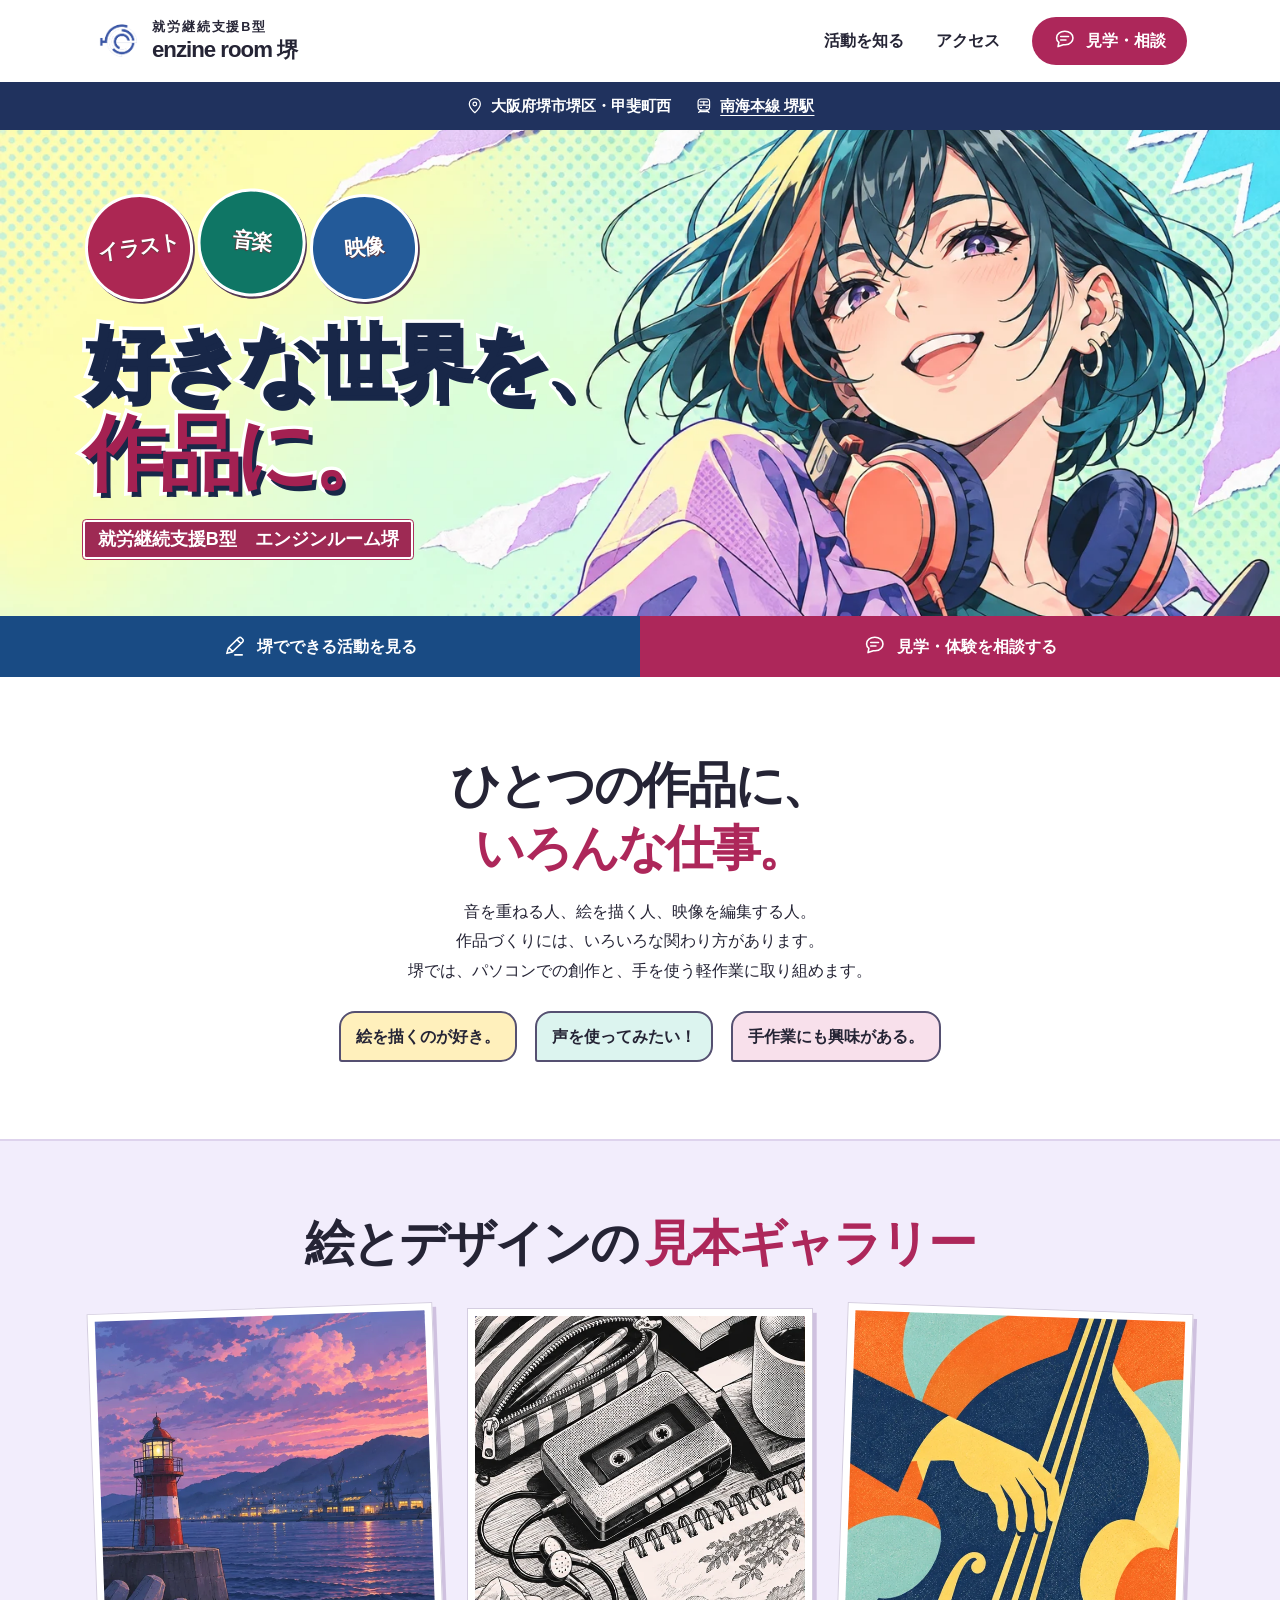
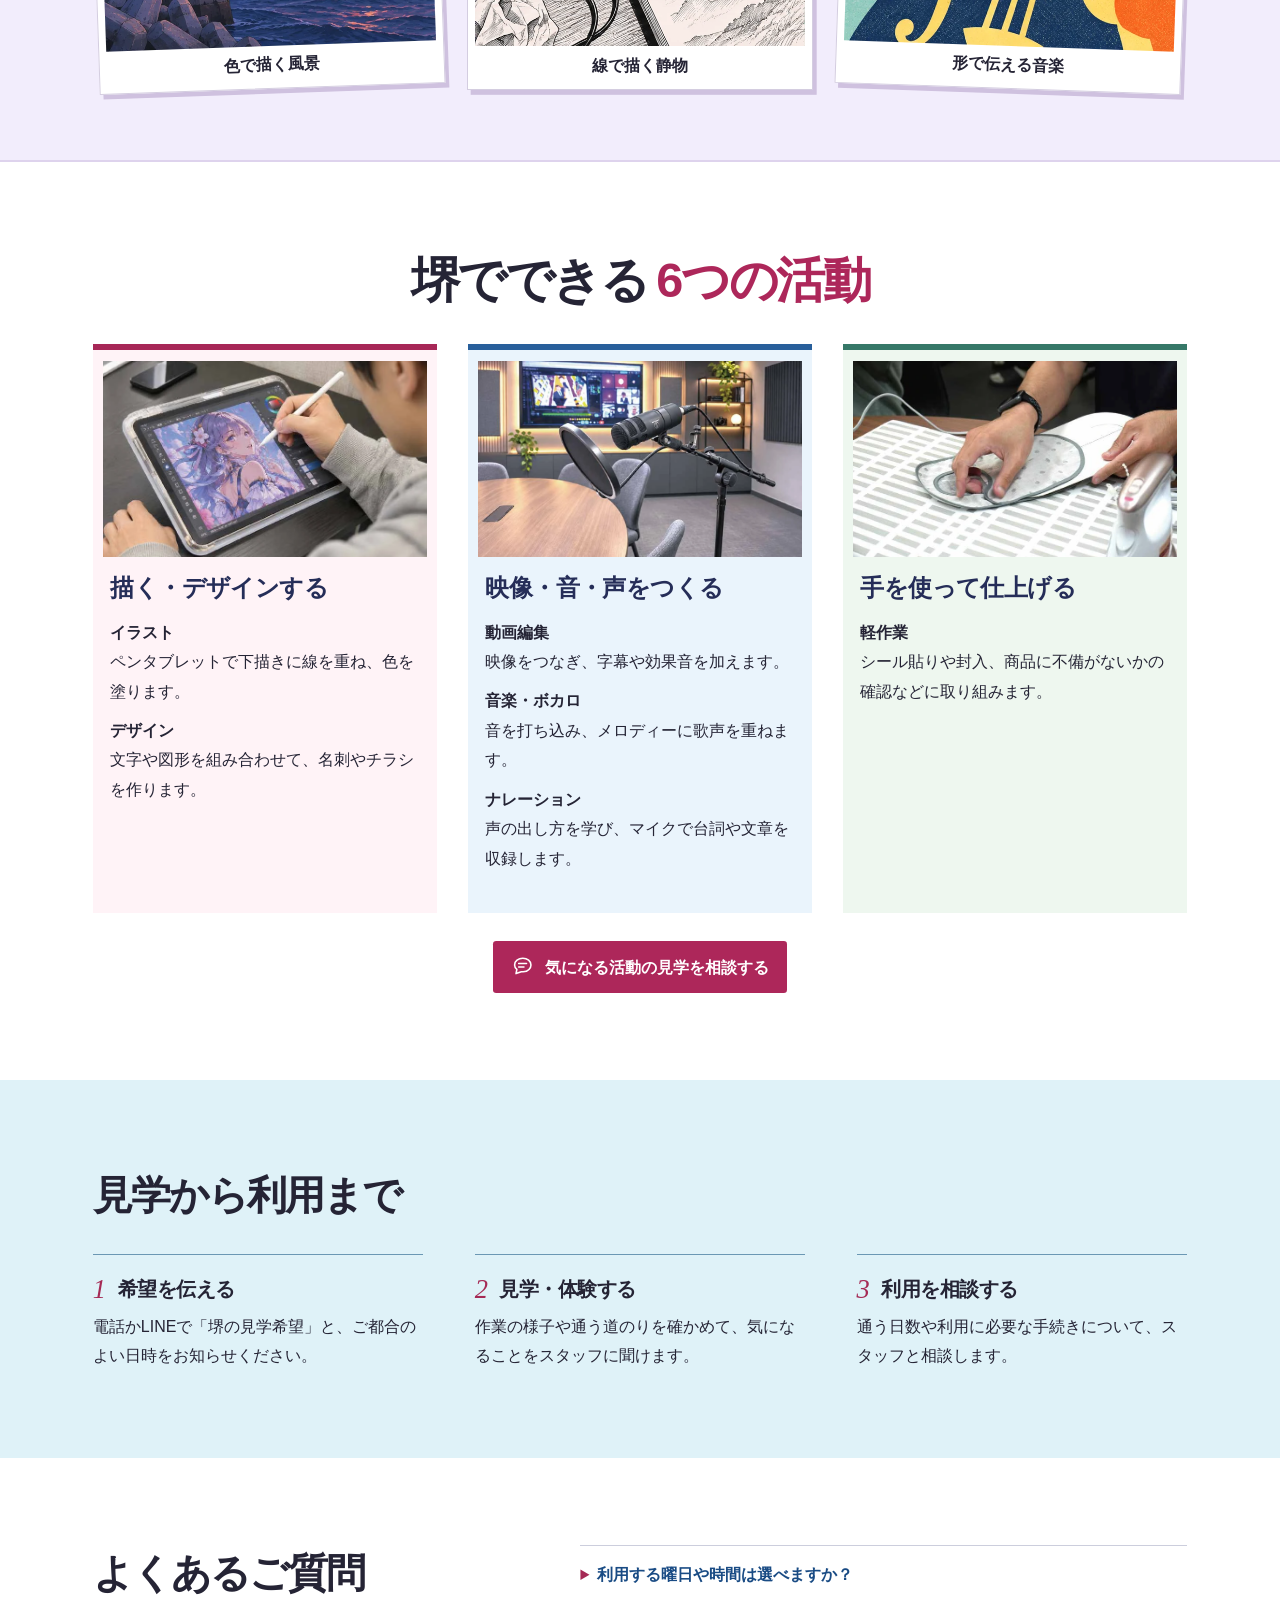
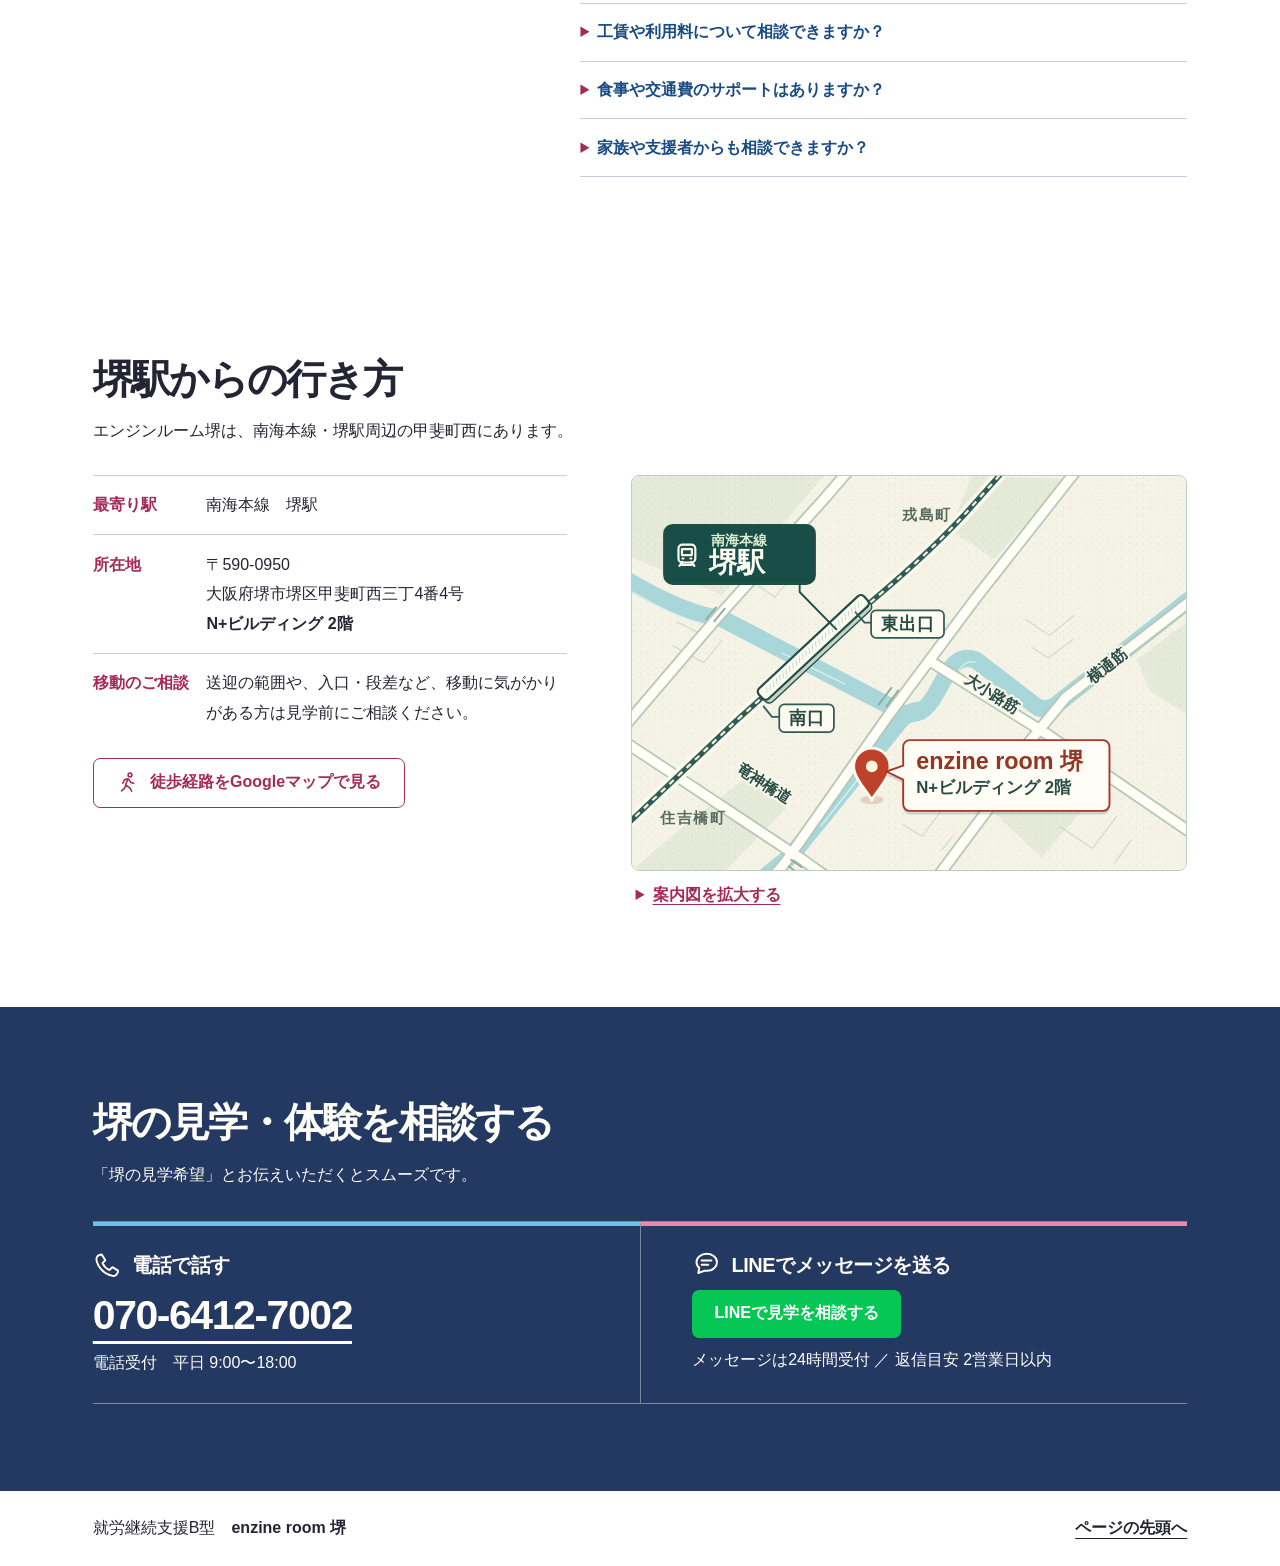
<file: lp/activities.html>
<!doctype html>
<html lang="ja">
<head>
  <meta charset="utf-8">
  <meta name="viewport" content="width=device-width,initial-scale=1">
  <meta name="robots" content="noindex,nofollow">
  <meta name="description" content="大阪府堺市堺区甲斐町西の就労継続支援B型、エンジンルーム堺。南海堺駅からの通い方、創作と軽作業、電話・LINEでの見学相談をご案内します。">
  <title>堺のイラスト・音楽・制作活動｜就労継続支援B型 エンジンルーム堺</title>
  <link rel="stylesheet" href="assets/lp.css?v=adb6d2225e7d">
  <link rel="stylesheet" href="assets/jam.css?v=78b3cb38001d">
</head>
<body class="sk-page">
<div class="sk-lp jam">
  <svg xmlns="http://www.w3.org/2000/svg" class="icon-library" aria-hidden="true" focusable="false">
  <symbol id="i-pin" viewBox="0 0 24 24"><path d="M19.5 9.6c0 5.3-7.5 11.8-7.5 11.8S4.5 14.9 4.5 9.6a7.5 7.5 0 1 1 15 0Z"/><circle cx="12" cy="9.5" r="2.5"/></symbol>
  <symbol id="i-rail" viewBox="0 0 24 24"><rect x="4.2" y="2.7" width="15.6" height="15" rx="3.8"/><path d="M5 11h14M12 6v5M7 6.5h10M8 18l-3 3m11-3 3 3M7 20h10"/><path d="M7.5 14.2h1.3m6.4 0h1.3"/></symbol>
  <symbol id="i-talk" viewBox="0 0 24 24"><path d="M19 14.3c-1.7 1.8-5.1 2.7-8.1 2.3l-5.6 2 .9-4.4a6.1 6.1 0 0 1-2.4-4.8c0-4 3.9-7 8.7-7s8.6 3.1 8.6 7.1c0 1.7-.8 3.5-2.1 4.8Z"/><path d="M8.1 8h8.3m-8.3 3.7h5.6"/></symbol>
  <symbol id="i-phone" viewBox="0 0 24 24"><path d="m7.4 2.9 3 4.9-2.4 2.4c1.1 2.4 3.3 4.7 5.9 5.9l2.5-2.4 4.8 2.9c-.2 2.9-2 4.9-4.7 4.4C9.8 19.8 4.2 14.2 2.9 7.5c-.5-2.7 1.7-4.4 4.5-4.6Z"/></symbol>
  <symbol id="i-art" viewBox="0 0 24 24"><path d="m4 19.4 1.7-5.6L16.6 3a2 2 0 0 1 2.9.1l1.2 1.2a2 2 0 0 1 .1 2.9L9.7 17.9 4 19.4ZM6.1 13.4l4.3 4.1m4.2-12.6 4.3 4.1M12.5 21h7.8"/></symbol>
  <symbol id="i-video" viewBox="0 0 24 24"><rect x="2.8" y="4.2" width="18.4" height="15.7" rx="2.1"/><path d="M3.4 9.1h17.2m-12.8-5 3.1 4.5m3.5-4.5 3 4.5m-7 3.1 4.1 2.7-4.1 2.8Z"/></symbol>
  <symbol id="i-music" viewBox="0 0 24 24"><path d="M8.5 17.2V6.4l11-2.6v10.9m-11-5.2 11-2.6"/><ellipse cx="5.9" cy="18.1" rx="2.7" ry="2.2"/><ellipse cx="16.8" cy="15.9" rx="2.7" ry="2.2"/></symbol>
  <symbol id="i-voice" viewBox="0 0 24 24"><rect x="8.3" y="2" width="7.4" height="12" rx="3.7"/><path d="M5 10.4a7 7 0 0 0 14 0M12 17.8v3.5m-4 0h8m-7-15h3.1m-3.1 3h3.1"/></symbol>
  <symbol id="i-design" viewBox="0 0 24 24"><rect x="3" y="3" width="12.8" height="12" rx="1.4"/><path d="M7 15.4v4.3a1 1 0 0 0 1 1h11.2a1.6 1.6 0 0 0 1.6-1.6v-10a1.4 1.4 0 0 0-1.4-1.4h-3.5M6 11l3-5 3.2 5Z"/></symbol>
  <symbol id="i-work" viewBox="0 0 24 24"><path d="m2.4 7.6 9.6-4.8 9.6 4.8v9L12 21.2l-9.6-4.6Zm0 0L12 12l9.6-4.4M12 12v9.2m-5-16 9.7 4.5v3.9"/></symbol>
  <symbol id="i-lunch" viewBox="0 0 24 24"><path d="M2.5 11h19c-.6 5.2-3.9 8.3-9.6 8.3S3.1 16.2 2.5 11ZM8.5 21h7M7 7.8C4.9 5.9 8.2 5.4 6.6 3.2M12 7.8c-2-2 1.1-2.5-.3-5m5.4 5.1c-1.8-2 1.1-2.5-.3-4.7"/></symbol>
  <symbol id="i-calendar" viewBox="0 0 24 24"><rect x="3" y="4.7" width="18" height="16" rx="2.3"/><path d="M3 10h18M7.7 2.4v4.5m8.6-4.5v4.5M7.8 14.5h2m4.4 0h2"/></symbol>
  <symbol id="i-walk" viewBox="0 0 24 24"><circle cx="14.8" cy="4.1" r="2"/><path d="m7.2 12.9 2.1-4 3.6-.8 2.8 4 3 .9m-6.4-4.4-2.1 6.2 4.6 3.2 1.6 3.4m-6-6.1-1.8 3.4L5.9 21"/></symbol>
  <symbol id="i-mixer" viewBox="0 0 24 24"><path d="M5 3v4m0 5v9m7-18v10m0 5v3m7-18v2m0 5v11"/><rect x="2.5" y="7" width="5" height="5" rx="1.2"/><rect x="9.5" y="13" width="5" height="5" rx="1.2"/><rect x="16.5" y="5" width="5" height="5" rx="1.2"/></symbol>
</svg>

  <a class="skip" href="#sk-main">本文へ移動</a>
  <header class="mast"><div class="wrap mast-inner">
    <a class="brand" href="#sk-main" aria-label="エンジンルーム堺 ページ先頭"><img src="assets/sakai-logo.png" width="52" height="52" alt=""><span><small>就労継続支援B型</small><b>enzine room <strong>堺</strong></b></span></a>
    <nav aria-label="ページ内メニュー"><a class="nav-text" href="#sk-work">活動を知る</a><a class="nav-text" href="#sk-access">アクセス</a><a class="nav-visit" href="#sk-contact"><svg class="ico" aria-hidden="true" focusable="false"><use href="#i-talk"/></svg> 見学・相談</a></nav>
  </div></header>
  <main id="sk-main" tabindex="-1">
    <section class="jam-cover" aria-labelledby="jam-title">
  <div class="jam-location"><p class="wrap"><svg class="ico" aria-hidden="true" focusable="false"><use href="#i-pin"/></svg> 大阪府堺市堺区・甲斐町西</p><a href="#sk-access"><svg class="ico" aria-hidden="true" focusable="false"><use href="#i-rail"/></svg> 南海本線 堺駅</a></div>
  <div class="jam-poster">
    <img class="jam-portrait" src="assets/jam-illustrator.webp" width="1536" height="1024" fetchpriority="high" alt="ヘッドホンを首にかけてペンを手にしたクリエイターのイラスト">
    <div class="jam-cover-type">
      <p class="jam-genres"><span>イラスト</span><span>音楽</span><span>映像</span></p>
      <h1 id="jam-title">好きな世界を、<br><em>作品に。</em></h1>
      <p class="jam-service">就労継続支援B型　エンジンルーム堺</p>
    </div>
  </div>
  <div class="jam-actions"><a href="#sk-work"><svg class="ico" aria-hidden="true" focusable="false"><use href="#i-art"/></svg> 堺でできる活動を見る</a><a href="#sk-contact"><svg class="ico" aria-hidden="true" focusable="false"><use href="#i-talk"/></svg> 見学・体験を相談する</a></div>
</section>

<section class="jam-intro" aria-labelledby="jam-story-title">
  <div class="wrap">
    <h2 id="jam-story-title">ひとつの作品に、<br><em>いろんな仕事。</em></h2>
    <p>音を重ねる人、絵を描く人、映像を編集する人。<br class="jam-wide">作品づくりには、いろいろな関わり方があります。<br class="jam-wide">堺では、パソコンでの創作と、手を使う軽作業に取り組めます。</p>
    <div class="jam-voices"><p>絵を描くのが好き。</p><p>声を使ってみたい！</p><p>手作業にも興味がある。</p></div>
  </div>
</section>

<section class="jam-work" aria-labelledby="sk-work">
  <div class="jam-showcase"><div class="wrap">
    <h2 id="sk-work">絵とデザインの<span>見本ギャラリー</span></h2>
    <div class="jam-artwall">
      <figure><img src="assets/jam-harbor.webp" width="640" height="640" loading="lazy" alt="紫色の夕空と水面の反射を描いた港の風景"><figcaption>色で描く風景</figcaption></figure>
      <figure><img src="assets/jam-ink.webp" width="640" height="640" loading="lazy" alt="カセットプレーヤーとノートを細かなペンの線で描いた白黒の絵"><figcaption>線で描く静物</figcaption></figure>
      <figure><img src="assets/jam-sleeve.webp" width="640" height="640" loading="lazy" alt="楽器と演奏する手を青、黄、オレンジの平面で表した図案"><figcaption>形で伝える音楽</figcaption></figure>
    </div>
  </div></div>
  <div class="jam-subjects wrap section"><h2>堺でできる<span>6つの活動</span></h2>
    <div class="jam-subject-grid">
      <article><img src="assets/illustration.webp" width="691" height="519" loading="lazy" alt=""><div><h3>描く・デザインする</h3><dl>
        <dt>イラスト</dt><dd>ペンタブレットで下描きに線を重ね、色を塗ります。</dd>
        <dt>デザイン</dt><dd>文字や図形を組み合わせて、名刺やチラシを作ります。</dd></dl></div></article>
      <article><img src="assets/voice.webp" width="886" height="665" loading="lazy" alt=""><div><h3>映像・音・声をつくる</h3><dl>
        <dt>動画編集</dt><dd>映像をつなぎ、字幕や効果音を加えます。</dd>
        <dt>音楽・ボカロ</dt><dd>音を打ち込み、メロディーに歌声を重ねます。</dd>
        <dt>ナレーション</dt><dd>声の出し方を学び、マイクで台詞や文章を収録します。</dd></dl></div></article>
      <article><img src="assets/work.webp" width="744" height="558" loading="lazy" alt=""><div><h3>手を使って仕上げる</h3><dl>
        <dt>軽作業</dt><dd>シール貼りや封入、商品に不備がないかの確認などに取り組みます。</dd></dl></div></article>
    </div><a class="jam-consult" href="#sk-contact"><svg class="ico" aria-hidden="true" focusable="false"><use href="#i-talk"/></svg> 気になる活動の見学を相談する</a>
  </div>
</section>

<section class="visit-paper"><div class="wrap section"><h2>見学から利用まで</h2>
  <ol class="steps"><li><h3>希望を伝える</h3><p>電話かLINEで「堺の見学希望」と、ご都合のよい日時をお知らせください。</p></li><li><h3>見学・体験する</h3><p>作業の様子や通う道のりを確かめて、気になることをスタッフに聞けます。</p></li><li><h3>利用を相談する</h3><p>通う日数や利用に必要な手続きについて、スタッフと相談します。</p></li></ol>
</div></section>

<section class="wrap section faq"><h2>よくあるご質問</h2><div>
  <details><summary>利用する曜日や時間は選べますか？</summary><p>10時〜15時のサービス提供時間の中で、通う日数や時間は個別に相談できます。土曜・日曜は定休日です。</p></details>
  <details><summary>工賃や利用料について相談できますか？</summary><p>見学時に工賃の対象になる作業や算定方法、利用にかかる費用についてお尋ねください。</p></details>
<details><summary>食事や交通費のサポートはありますか？</summary><p>食事の提供と、上限のある交通費支給制度があります。費用や対象条件は見学時にご相談ください。</p></details>
  <details><summary>家族や支援者からも相談できますか？</summary><p>はい。電話またはLINEで、堺の事業所について知りたいことをお伝えください。</p></details></div></section>

<section class="wrap section access" aria-labelledby="sk-access"><div class="access-head"><h2 id="sk-access">堺駅からの行き方</h2><p>エンジンルーム堺は、南海本線・堺駅周辺の甲斐町西にあります。</p></div>
  <div class="access-grid"><div class="access-table"><dl class="loc"><div><dt>最寄り駅</dt><dd>南海本線　堺駅</dd></div><div><dt>所在地</dt><dd>〒590-0950<br>大阪府堺市堺区甲斐町西三丁4番4号<br><b>N+ビルディング 2階</b></dd></div><div><dt>移動のご相談</dt><dd>送迎の範囲や、入口・段差など、移動に気がかりがある方は見学前にご相談ください。</dd></div></dl>
    <a class="button outline" href="https://www.google.com/maps/dir/?api=1&amp;origin=%E5%A0%BA%E9%A7%85+%E5%8D%97%E6%B5%B7%E6%9C%AC%E7%B7%9A+%E5%A4%A7%E9%98%AA%E5%BA%9C%E5%A0%BA%E5%B8%82&amp;destination=%E5%A4%A7%E9%98%AA%E5%BA%9C%E5%A0%BA%E5%B8%82%E5%A0%BA%E5%8C%BA%E7%94%B2%E6%96%90%E7%94%BA%E8%A5%BF%E4%B8%89%E4%B8%814%E7%95%AA4%E5%8F%B7+N%2B%E3%83%93%E3%83%AB%E3%83%87%E3%82%A3%E3%83%B3%E3%82%B0&amp;travelmode=walking"><svg class="ico" aria-hidden="true" focusable="false"><use href="#i-walk"/></svg> 徒歩経路をGoogleマップで見る</a></div>
    <figure class="paper-map"><img src="assets/sakai-guide.svg" width="760" height="540" alt="南海本線堺駅の東出口・南口と、エンジンルーム堺の位置を示す周辺案内図"><details class="map-zoom"><summary><span class="closed-label">案内図を拡大する</span><span class="open-label">案内図を元の大きさに戻す</span></summary><p>図の中を左右にスクロールできます。</p><div class="map-pan" tabindex="0" role="region" aria-label="拡大した周辺案内図"><img src="assets/sakai-guide.svg" width="760" height="540" alt="堺駅の東出口・南口とN+ビルディングの位置を示す拡大図"></div></details></figure></div>
</section>

<section class="contact" aria-labelledby="sk-contact"><div class="wrap section">
  <div class="contact-heading"><h2 id="sk-contact">堺の見学・体験を相談する</h2><p>「堺の見学希望」とお伝えいただくとスムーズです。</p></div>
  <div class="contact-options"><div><h3><svg class="ico" aria-hidden="true" focusable="false"><use href="#i-phone"/></svg> 電話で話す</h3><a class="phone-number" href="tel:07064127002">070-6412-7002</a><p>電話受付　平日 9:00〜18:00</p></div>
  <div><h3><svg class="ico" aria-hidden="true" focusable="false"><use href="#i-talk"/></svg> LINEでメッセージを送る</h3><a class="button line" href="https://page.line.me/282tgzfw?oat_content=url&amp;openQrModal=true">LINEで見学を相談する</a><p>メッセージは24時間受付 ／ 返信目安 2営業日以内</p></div></div>
</div></section>

  </main>
  <footer class="wrap footer"><span>就労継続支援B型　<b>enzine room 堺</b></span><a href="#sk-main">ページの先頭へ</a></footer>
</div>
</body>
</html>
</file>
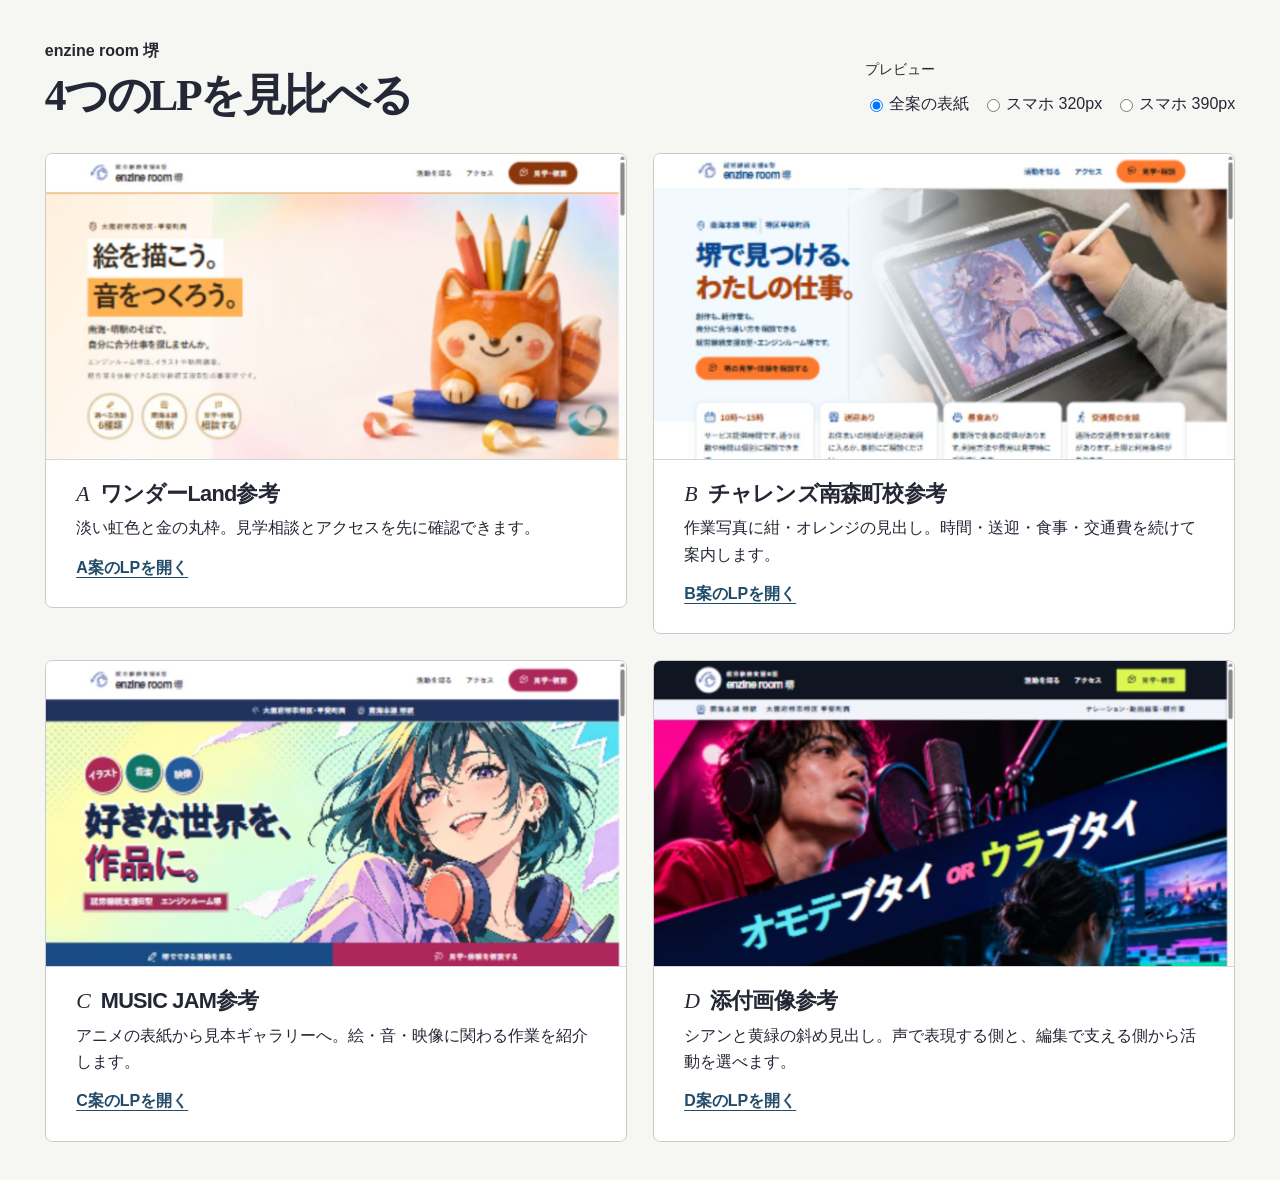
<file: lp/compare.html>
<!doctype html>
<html lang="ja">
<head>
<meta charset="utf-8"><meta name="viewport" content="width=device-width,initial-scale=1"><meta name="robots" content="noindex,nofollow">
<title>堺LP｜4つのデザイン比較</title>
<style>
* { box-sizing:border-box; }
body { margin:0; font:500 1rem/1.65 "Yu Gothic",Meiryo,sans-serif; color:#242735; background:#f6f6f3; }
main { width:min(93%,86rem); margin:auto; padding:clamp(1.2rem,3vw,3rem) 0; }
header { display:flex; align-items:end; justify-content:space-between; flex-wrap:wrap; gap:1rem; margin-bottom:1.7rem; }
header p, h1, h2, article p { margin:0; }
header p { font-weight:700; }
h1 { font:750 clamp(1.8rem,3.4vw,3.2rem)/1.4 "Yu Mincho",serif; letter-spacing:-.055em; }
fieldset { display:flex; align-items:center; flex-wrap:wrap; gap:.2rem .8rem; padding:0; border:0; margin:0; }
legend { padding:0; font-size:.9rem; }
label { display:inline-flex; align-items:center; gap:.2em; min-height:44px; cursor:pointer; }
.catalog { display:grid; grid-template-columns:repeat(2,minmax(0,1fr)); gap:clamp(1.1rem,2vw,2.1rem); align-items:start; }
article { border:1px solid #c9caca; border-radius:.45rem; background:white; min-width:0; }
article .cover { display:block; border-bottom:1px solid #d3d6d8; }
.cover img { display:block; width:100%; height:auto; aspect-ratio: 1.9; object-fit:cover; object-position:top center; border-radius:.4rem .4rem 0 0; }
.copy { padding:1rem clamp(1rem,2.4vw,1.9rem); }
h2 { font-size:clamp(1.16rem,1.7vw,1.55rem); letter-spacing:-.035em; }
h2 span { margin-right:.5em; font:italic 1em Georgia,serif; }
article p { margin:.2rem 0; }
.open { display:inline-flex; align-items:center; min-height:46px; font-weight:750; color:#214b69; text-underline-offset:.25em; }
.screen { display:none; width:100%; overflow:auto; background:#e9ebeb; border-top:1px solid #c9caca; }
iframe { display:block; border:0; height:715px; max-width:100%; margin-inline:auto; background:white; }
body:has(#narrow:checked,#mobile:checked) .cover { display:none; }
body:has(#narrow:checked,#mobile:checked) .screen { display:block; }
body:has(#narrow:checked) iframe { width:320px; }
body:has(#mobile:checked) iframe { width:390px; }
:focus-visible { outline:3px solid #075bba; outline-offset:3px; }
@media(max-width:48rem){ .catalog{grid-template-columns:1fr;} }
</style>
</head>
<body><main><header><div><p>enzine room 堺</p><h1>4つのLPを見比べる</h1></div>
<fieldset><legend>プレビュー</legend>
<label><input type="radio" name="mode" id="covers" checked>全案の表紙</label><label><input type="radio" name="mode" id="narrow">スマホ 320px</label><label><input type="radio" name="mode" id="mobile">スマホ 390px</label></fieldset></header>
<div class="catalog">
  <article><a class="cover" href="index.html" aria-label="A案の表紙からLPを開く"><img src="assets/preview-wonder.jpg" alt="" width="1225" height="692"></a>
    <div class="copy"><h2><span>A</span>ワンダーLand参考</h2><p>淡い虹色と金の丸枠。見学相談とアクセスを先に確認できます。</p><a class="open" href="index.html">A案のLPを開く</a></div>
    <div class="screen"><iframe title="A案のスマートフォン表示" loading="lazy" src="index.html"></iframe></div></article>
  <article><a class="cover" href="access.html" aria-label="B案の表紙からLPを開く"><img src="assets/preview-college.jpg" alt="" width="1225" height="692"></a>
    <div class="copy"><h2><span>B</span>チャレンズ南森町校参考</h2><p>作業写真に紺・オレンジの見出し。時間・送迎・食事・交通費を続けて案内します。</p><a class="open" href="access.html">B案のLPを開く</a></div>
    <div class="screen"><iframe title="B案のスマートフォン表示" loading="lazy" src="access.html"></iframe></div></article>
  <article><a class="cover" href="activities.html" aria-label="C案の表紙からLPを開く"><img src="assets/preview-jam.jpg" alt="" width="1225" height="692"></a>
    <div class="copy"><h2><span>C</span>MUSIC JAM参考</h2><p>アニメの表紙から見本ギャラリーへ。絵・音・映像に関わる作業を紹介します。</p><a class="open" href="activities.html">C案のLPを開く</a></div>
    <div class="screen"><iframe title="C案のスマートフォン表示" loading="lazy" src="activities.html"></iframe></div></article>
  <article><a class="cover" href="stage.html" aria-label="D案の表紙からLPを開く"><img src="assets/preview-stage.jpg" alt="" width="1225" height="692"></a>
    <div class="copy"><h2><span>D</span>添付画像参考</h2><p>シアンと黄緑の斜め見出し。声で表現する側と、編集で支える側から活動を選べます。</p><a class="open" href="stage.html">D案のLPを開く</a></div>
    <div class="screen"><iframe title="D案のスマートフォン表示" loading="lazy" src="stage.html"></iframe></div></article>
</div></main></body></html>
</file>
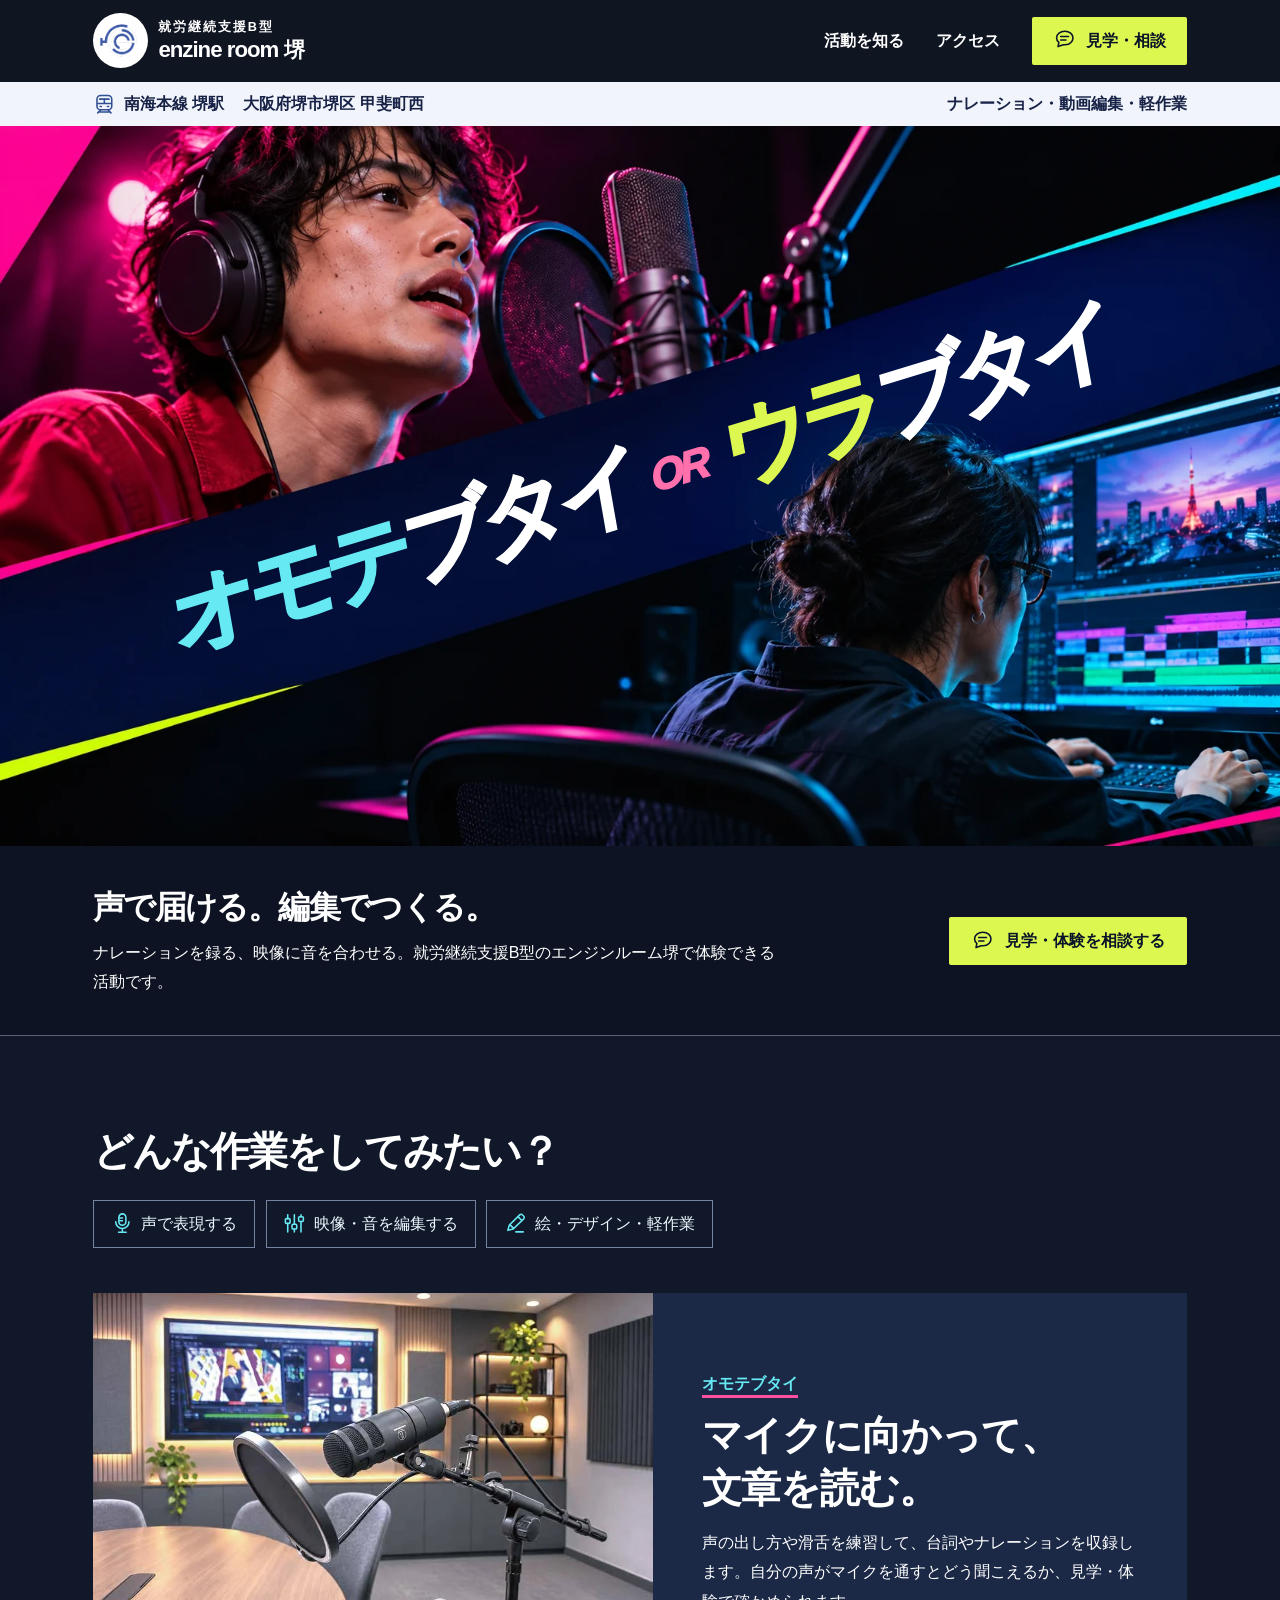
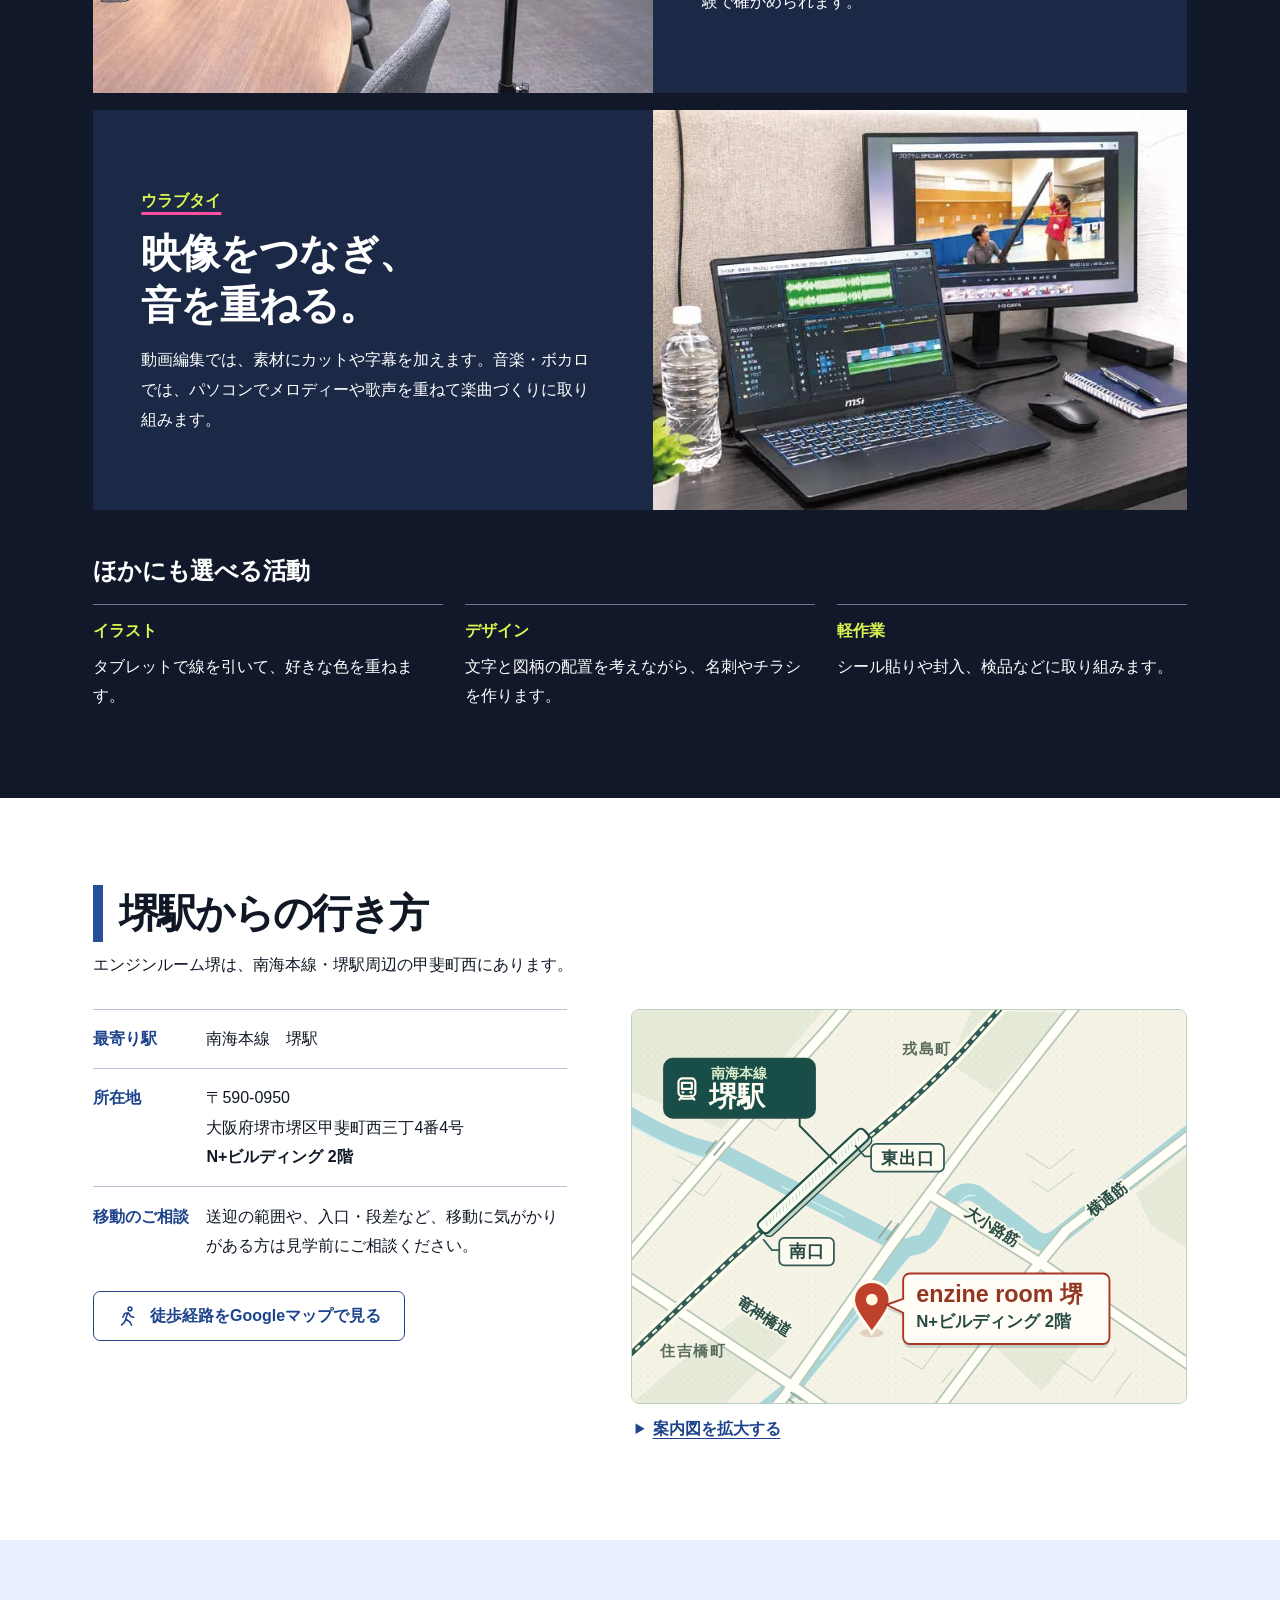
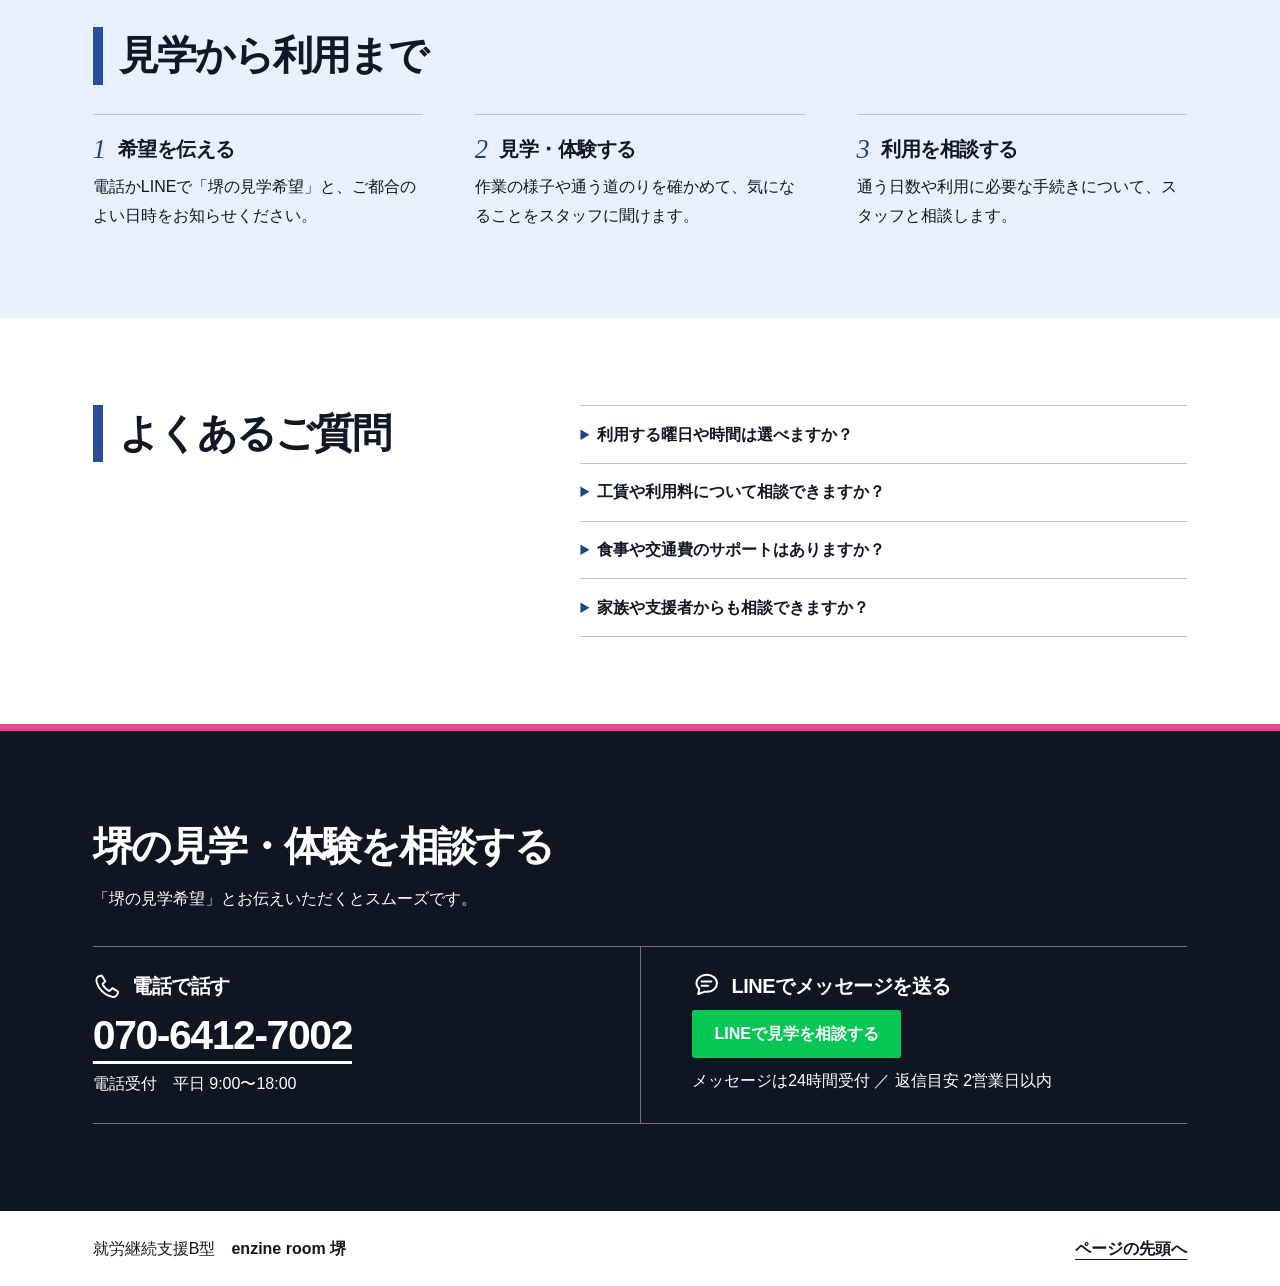
<file: lp/stage.html>
<!doctype html>
<html lang="ja">
<head>
  <meta charset="utf-8">
  <meta name="viewport" content="width=device-width,initial-scale=1">
  <meta name="robots" content="noindex,nofollow">
  <meta name="description" content="大阪府堺市堺区甲斐町西の就労継続支援B型、エンジンルーム堺。南海堺駅からの通い方、創作と軽作業、電話・LINEでの見学相談をご案内します。">
  <title>オモテブタイ OR ウラブタイ｜就労継続支援B型 エンジンルーム堺</title>
  <link rel="stylesheet" href="assets/lp.css?v=adb6d2225e7d">
  <link rel="stylesheet" href="assets/stage.css?v=da5fa31ce421">
</head>
<body class="sk-page">
<div class="sk-lp stage">
  <svg xmlns="http://www.w3.org/2000/svg" class="icon-library" aria-hidden="true" focusable="false">
  <symbol id="i-pin" viewBox="0 0 24 24"><path d="M19.5 9.6c0 5.3-7.5 11.8-7.5 11.8S4.5 14.9 4.5 9.6a7.5 7.5 0 1 1 15 0Z"/><circle cx="12" cy="9.5" r="2.5"/></symbol>
  <symbol id="i-rail" viewBox="0 0 24 24"><rect x="4.2" y="2.7" width="15.6" height="15" rx="3.8"/><path d="M5 11h14M12 6v5M7 6.5h10M8 18l-3 3m11-3 3 3M7 20h10"/><path d="M7.5 14.2h1.3m6.4 0h1.3"/></symbol>
  <symbol id="i-talk" viewBox="0 0 24 24"><path d="M19 14.3c-1.7 1.8-5.1 2.7-8.1 2.3l-5.6 2 .9-4.4a6.1 6.1 0 0 1-2.4-4.8c0-4 3.9-7 8.7-7s8.6 3.1 8.6 7.1c0 1.7-.8 3.5-2.1 4.8Z"/><path d="M8.1 8h8.3m-8.3 3.7h5.6"/></symbol>
  <symbol id="i-phone" viewBox="0 0 24 24"><path d="m7.4 2.9 3 4.9-2.4 2.4c1.1 2.4 3.3 4.7 5.9 5.9l2.5-2.4 4.8 2.9c-.2 2.9-2 4.9-4.7 4.4C9.8 19.8 4.2 14.2 2.9 7.5c-.5-2.7 1.7-4.4 4.5-4.6Z"/></symbol>
  <symbol id="i-art" viewBox="0 0 24 24"><path d="m4 19.4 1.7-5.6L16.6 3a2 2 0 0 1 2.9.1l1.2 1.2a2 2 0 0 1 .1 2.9L9.7 17.9 4 19.4ZM6.1 13.4l4.3 4.1m4.2-12.6 4.3 4.1M12.5 21h7.8"/></symbol>
  <symbol id="i-video" viewBox="0 0 24 24"><rect x="2.8" y="4.2" width="18.4" height="15.7" rx="2.1"/><path d="M3.4 9.1h17.2m-12.8-5 3.1 4.5m3.5-4.5 3 4.5m-7 3.1 4.1 2.7-4.1 2.8Z"/></symbol>
  <symbol id="i-music" viewBox="0 0 24 24"><path d="M8.5 17.2V6.4l11-2.6v10.9m-11-5.2 11-2.6"/><ellipse cx="5.9" cy="18.1" rx="2.7" ry="2.2"/><ellipse cx="16.8" cy="15.9" rx="2.7" ry="2.2"/></symbol>
  <symbol id="i-voice" viewBox="0 0 24 24"><rect x="8.3" y="2" width="7.4" height="12" rx="3.7"/><path d="M5 10.4a7 7 0 0 0 14 0M12 17.8v3.5m-4 0h8m-7-15h3.1m-3.1 3h3.1"/></symbol>
  <symbol id="i-design" viewBox="0 0 24 24"><rect x="3" y="3" width="12.8" height="12" rx="1.4"/><path d="M7 15.4v4.3a1 1 0 0 0 1 1h11.2a1.6 1.6 0 0 0 1.6-1.6v-10a1.4 1.4 0 0 0-1.4-1.4h-3.5M6 11l3-5 3.2 5Z"/></symbol>
  <symbol id="i-work" viewBox="0 0 24 24"><path d="m2.4 7.6 9.6-4.8 9.6 4.8v9L12 21.2l-9.6-4.6Zm0 0L12 12l9.6-4.4M12 12v9.2m-5-16 9.7 4.5v3.9"/></symbol>
  <symbol id="i-lunch" viewBox="0 0 24 24"><path d="M2.5 11h19c-.6 5.2-3.9 8.3-9.6 8.3S3.1 16.2 2.5 11ZM8.5 21h7M7 7.8C4.9 5.9 8.2 5.4 6.6 3.2M12 7.8c-2-2 1.1-2.5-.3-5m5.4 5.1c-1.8-2 1.1-2.5-.3-4.7"/></symbol>
  <symbol id="i-calendar" viewBox="0 0 24 24"><rect x="3" y="4.7" width="18" height="16" rx="2.3"/><path d="M3 10h18M7.7 2.4v4.5m8.6-4.5v4.5M7.8 14.5h2m4.4 0h2"/></symbol>
  <symbol id="i-walk" viewBox="0 0 24 24"><circle cx="14.8" cy="4.1" r="2"/><path d="m7.2 12.9 2.1-4 3.6-.8 2.8 4 3 .9m-6.4-4.4-2.1 6.2 4.6 3.2 1.6 3.4m-6-6.1-1.8 3.4L5.9 21"/></symbol>
  <symbol id="i-mixer" viewBox="0 0 24 24"><path d="M5 3v4m0 5v9m7-18v10m0 5v3m7-18v2m0 5v11"/><rect x="2.5" y="7" width="5" height="5" rx="1.2"/><rect x="9.5" y="13" width="5" height="5" rx="1.2"/><rect x="16.5" y="5" width="5" height="5" rx="1.2"/></symbol>
</svg>

  <a class="skip" href="#sk-main">本文へ移動</a>
  <header class="mast"><div class="wrap mast-inner">
    <a class="brand" href="#sk-main" aria-label="エンジンルーム堺 ページ先頭"><img src="assets/sakai-logo.png" width="52" height="52" alt=""><span><small>就労継続支援B型</small><b>enzine room <strong>堺</strong></b></span></a>
    <nav aria-label="ページ内メニュー"><a class="nav-text" href="#sk-work">活動を知る</a><a class="nav-text" href="#sk-access">アクセス</a><a class="nav-visit" href="#sk-contact"><svg class="ico" aria-hidden="true" focusable="false"><use href="#i-talk"/></svg> 見学・相談</a></nav>
  </div></header>
  <main id="sk-main" tabindex="-1">
    <section class="stage-intro">
  <div class="stage-locator"><div class="wrap"><p><svg class="ico" aria-hidden="true" focusable="false"><use href="#i-rail"/></svg> 南海本線 堺駅</p><p>大阪府堺市堺区 甲斐町西</p><p>ナレーション・動画編集・軽作業</p></div></div>
  <div class="stage-poster">
    <img src="assets/stage-key.webp" width="1672" height="941" alt="マイクの前で声を録る人と、編集卓で映像をつなぐ人を対比したビジュアル" fetchpriority="high">
    <h1><span><b>オモテ</b>ブタイ</span> <small>OR</small> <span><b>ウラ</b>ブタイ</span></h1>
  </div>
  <div class="wrap stage-deck"><div><h2>声で届ける。編集でつくる。</h2><p>ナレーションを録る、映像に音を合わせる。就労継続支援B型のエンジンルーム堺で体験できる活動です。</p></div>
    <a class="button action" href="#sk-contact"><svg class="ico" aria-hidden="true" focusable="false"><use href="#i-talk"/></svg> 見学・体験を相談する</a>
  </div>
</section>

<section class="stage-program" aria-labelledby="sk-work">
  <div class="wrap section">
    <h2 id="sk-work">どんな作業をしてみたい？</h2>
    <nav class="stage-tracks" aria-label="活動を選ぶ"><a href="#sk-voice"><svg class="ico" aria-hidden="true" focusable="false"><use href="#i-voice"/></svg> 声で表現する</a><a href="#sk-edit"><svg class="ico" aria-hidden="true" focusable="false"><use href="#i-mixer"/></svg> 映像・音を編集する</a><a href="#sk-other"><svg class="ico" aria-hidden="true" focusable="false"><use href="#i-art"/></svg> 絵・デザイン・軽作業</a></nav>
    <article class="stage-chapter voice-chapter" id="sk-voice">
      <img src="assets/voice.webp" width="886" height="665" loading="lazy" alt="録音用マイクに向かうナレーションの様子">
      <div><p class="stage-kicker">オモテブタイ</p><h3>マイクに向かって、<br>文章を読む。</h3><p>声の出し方や滑舌を練習して、台詞やナレーションを収録します。自分の声がマイクを通すとどう聞こえるか、見学・体験で確かめられます。</p></div>
    </article>
    <article class="stage-chapter edit-chapter" id="sk-edit">
      <img src="assets/video.webp" width="662" height="497" loading="lazy" alt="映像と音を重ねる動画編集画面">
      <div><p class="stage-kicker">ウラブタイ</p><h3>映像をつなぎ、<br>音を重ねる。</h3><p>動画編集では、素材にカットや字幕を加えます。音楽・ボカロでは、パソコンでメロディーや歌声を重ねて楽曲づくりに取り組みます。</p></div>
    </article>
    <div class="stage-other" id="sk-other"><h3>ほかにも選べる活動</h3><dl>
      <div><dt>イラスト</dt><dd>タブレットで線を引いて、好きな色を重ねます。</dd></div>
      <div><dt>デザイン</dt><dd>文字と図柄の配置を考えながら、名刺やチラシを作ります。</dd></div>
      <div><dt>軽作業</dt><dd>シール貼りや封入、検品などに取り組みます。</dd></div>
    </dl></div>
  </div>
</section>

<section class="wrap section access" aria-labelledby="sk-access"><div class="access-head"><h2 id="sk-access">堺駅からの行き方</h2><p>エンジンルーム堺は、南海本線・堺駅周辺の甲斐町西にあります。</p></div>
  <div class="access-grid"><div class="access-table"><dl class="loc"><div><dt>最寄り駅</dt><dd>南海本線　堺駅</dd></div><div><dt>所在地</dt><dd>〒590-0950<br>大阪府堺市堺区甲斐町西三丁4番4号<br><b>N+ビルディング 2階</b></dd></div><div><dt>移動のご相談</dt><dd>送迎の範囲や、入口・段差など、移動に気がかりがある方は見学前にご相談ください。</dd></div></dl>
    <a class="button outline" href="https://www.google.com/maps/dir/?api=1&amp;origin=%E5%A0%BA%E9%A7%85+%E5%8D%97%E6%B5%B7%E6%9C%AC%E7%B7%9A+%E5%A4%A7%E9%98%AA%E5%BA%9C%E5%A0%BA%E5%B8%82&amp;destination=%E5%A4%A7%E9%98%AA%E5%BA%9C%E5%A0%BA%E5%B8%82%E5%A0%BA%E5%8C%BA%E7%94%B2%E6%96%90%E7%94%BA%E8%A5%BF%E4%B8%89%E4%B8%814%E7%95%AA4%E5%8F%B7+N%2B%E3%83%93%E3%83%AB%E3%83%87%E3%82%A3%E3%83%B3%E3%82%B0&amp;travelmode=walking"><svg class="ico" aria-hidden="true" focusable="false"><use href="#i-walk"/></svg> 徒歩経路をGoogleマップで見る</a></div>
    <figure class="paper-map"><img src="assets/sakai-guide.svg" width="760" height="540" alt="南海本線堺駅の東出口・南口と、エンジンルーム堺の位置を示す周辺案内図"><details class="map-zoom"><summary><span class="closed-label">案内図を拡大する</span><span class="open-label">案内図を元の大きさに戻す</span></summary><p>図の中を左右にスクロールできます。</p><div class="map-pan" tabindex="0" role="region" aria-label="拡大した周辺案内図"><img src="assets/sakai-guide.svg" width="760" height="540" alt="堺駅の東出口・南口とN+ビルディングの位置を示す拡大図"></div></details></figure></div>
</section>

<section class="visit-paper"><div class="wrap section"><h2>見学から利用まで</h2>
  <ol class="steps"><li><h3>希望を伝える</h3><p>電話かLINEで「堺の見学希望」と、ご都合のよい日時をお知らせください。</p></li><li><h3>見学・体験する</h3><p>作業の様子や通う道のりを確かめて、気になることをスタッフに聞けます。</p></li><li><h3>利用を相談する</h3><p>通う日数や利用に必要な手続きについて、スタッフと相談します。</p></li></ol>
</div></section>

<section class="wrap section faq"><h2>よくあるご質問</h2><div>
  <details><summary>利用する曜日や時間は選べますか？</summary><p>10時〜15時のサービス提供時間の中で、通う日数や時間は個別に相談できます。土曜・日曜は定休日です。</p></details>
  <details><summary>工賃や利用料について相談できますか？</summary><p>見学時に工賃の対象になる作業や算定方法、利用にかかる費用についてお尋ねください。</p></details>
<details><summary>食事や交通費のサポートはありますか？</summary><p>食事の提供と、上限のある交通費支給制度があります。費用や対象条件は見学時にご相談ください。</p></details>
  <details><summary>家族や支援者からも相談できますか？</summary><p>はい。電話またはLINEで、堺の事業所について知りたいことをお伝えください。</p></details></div></section>

<section class="contact" aria-labelledby="sk-contact"><div class="wrap section">
  <div class="contact-heading"><h2 id="sk-contact">堺の見学・体験を相談する</h2><p>「堺の見学希望」とお伝えいただくとスムーズです。</p></div>
  <div class="contact-options"><div><h3><svg class="ico" aria-hidden="true" focusable="false"><use href="#i-phone"/></svg> 電話で話す</h3><a class="phone-number" href="tel:07064127002">070-6412-7002</a><p>電話受付　平日 9:00〜18:00</p></div>
  <div><h3><svg class="ico" aria-hidden="true" focusable="false"><use href="#i-talk"/></svg> LINEでメッセージを送る</h3><a class="button line" href="https://page.line.me/282tgzfw?oat_content=url&amp;openQrModal=true">LINEで見学を相談する</a><p>メッセージは24時間受付 ／ 返信目安 2営業日以内</p></div></div>
</div></section>

  </main>
  <footer class="wrap footer"><span>就労継続支援B型　<b>enzine room 堺</b></span><a href="#sk-main">ページの先頭へ</a></footer>
</div>
</body>
</html>
</file>
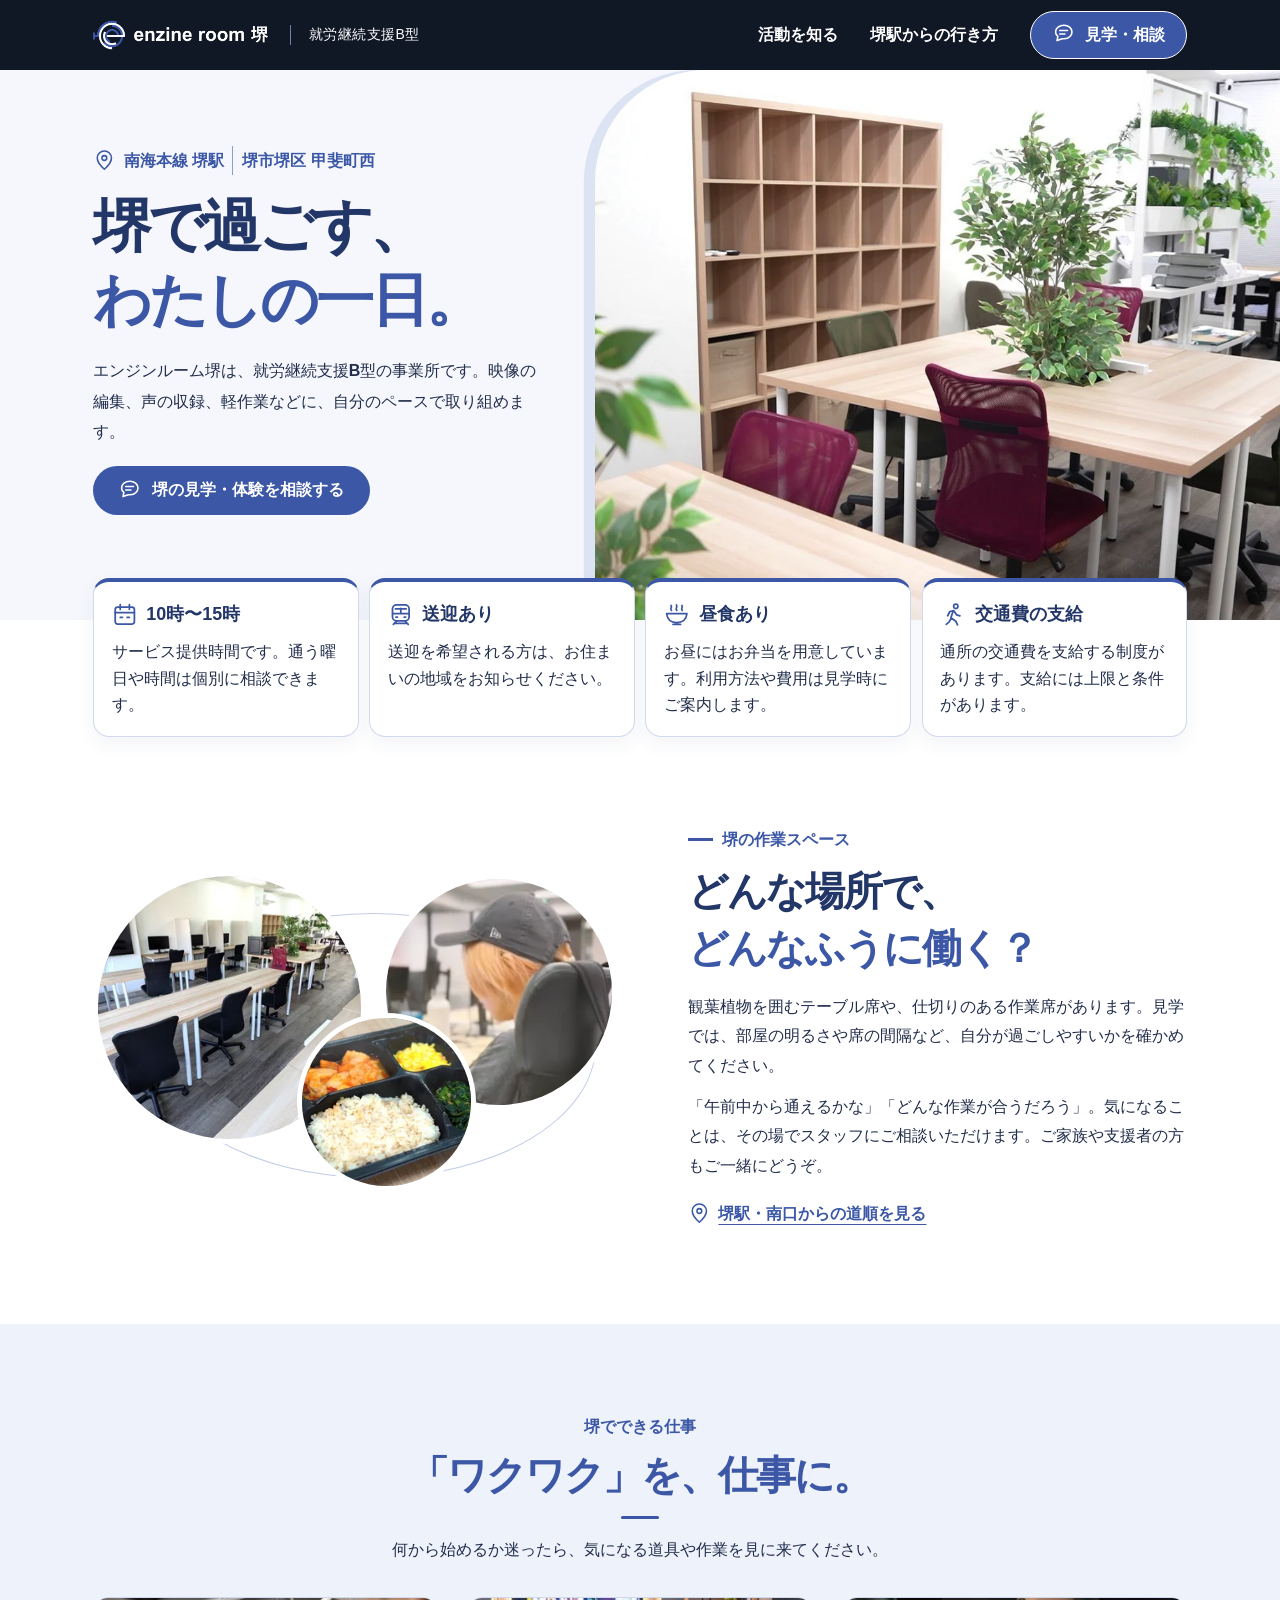
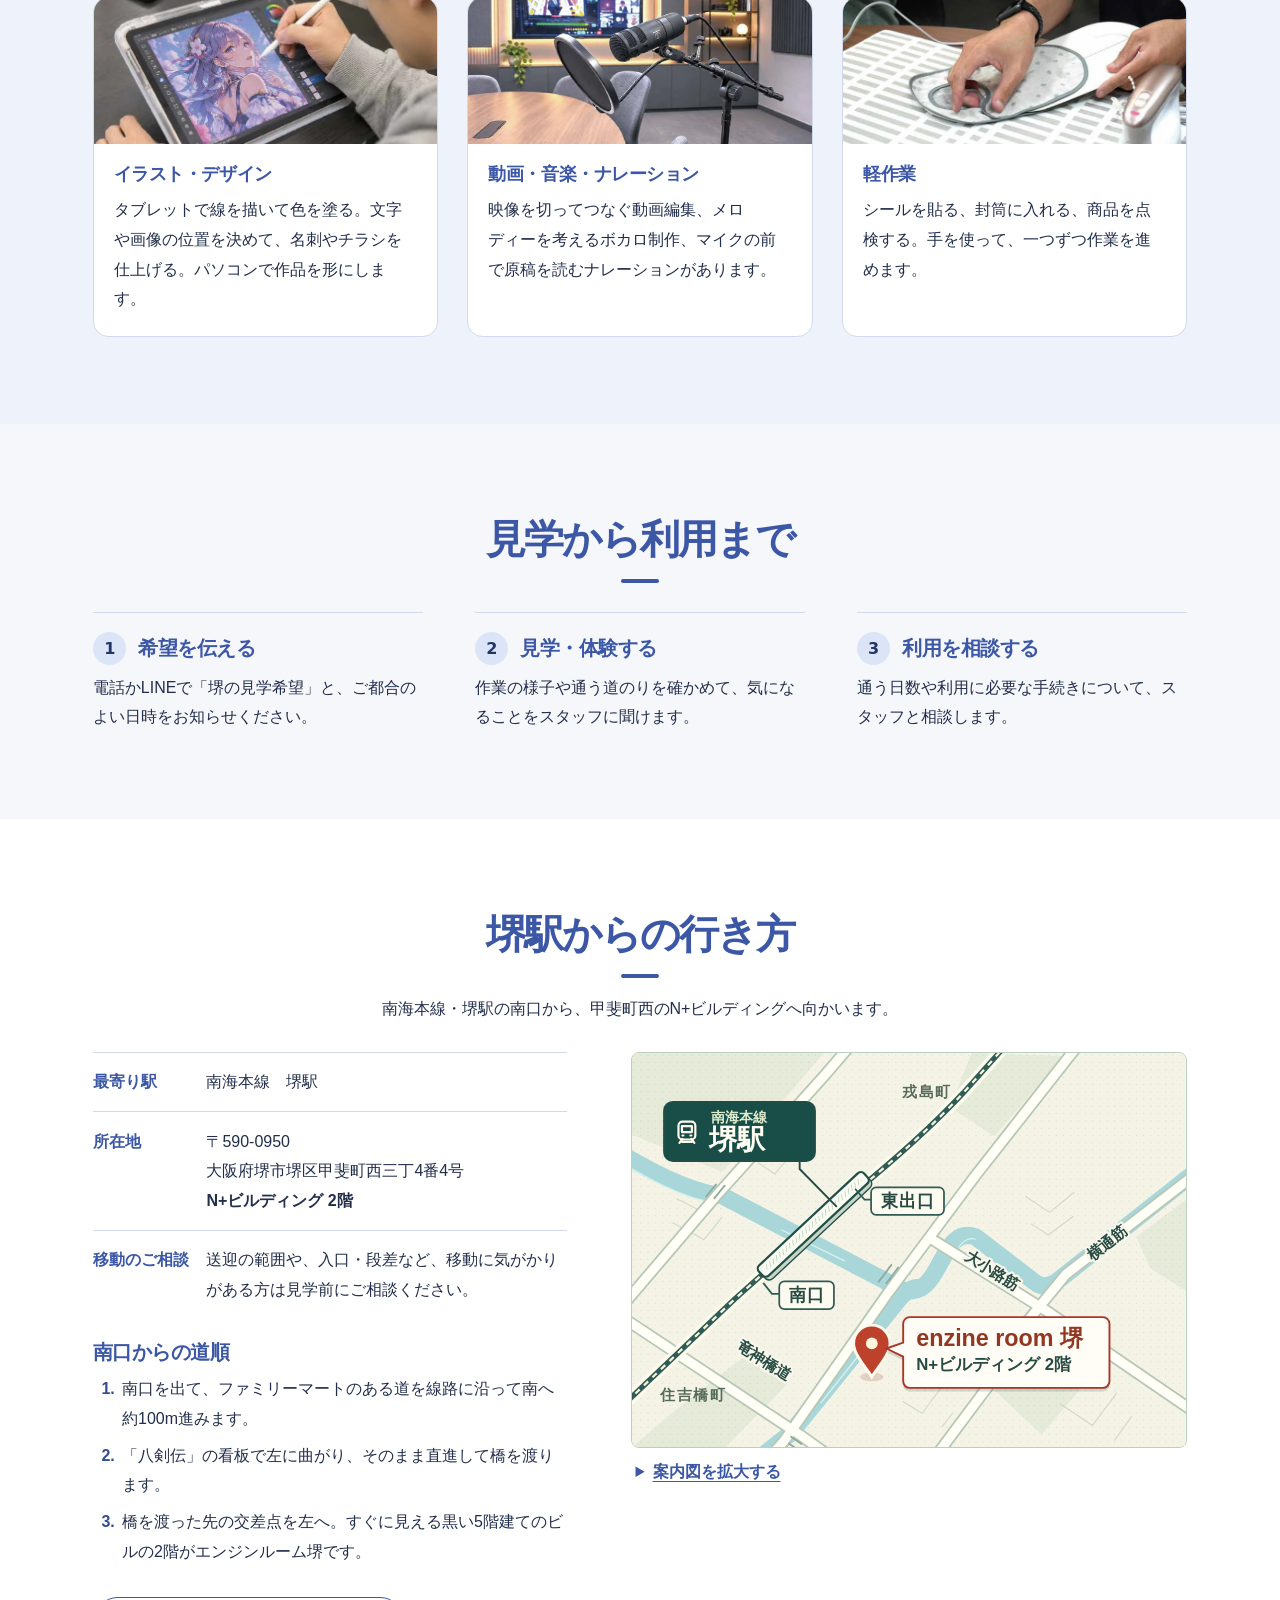
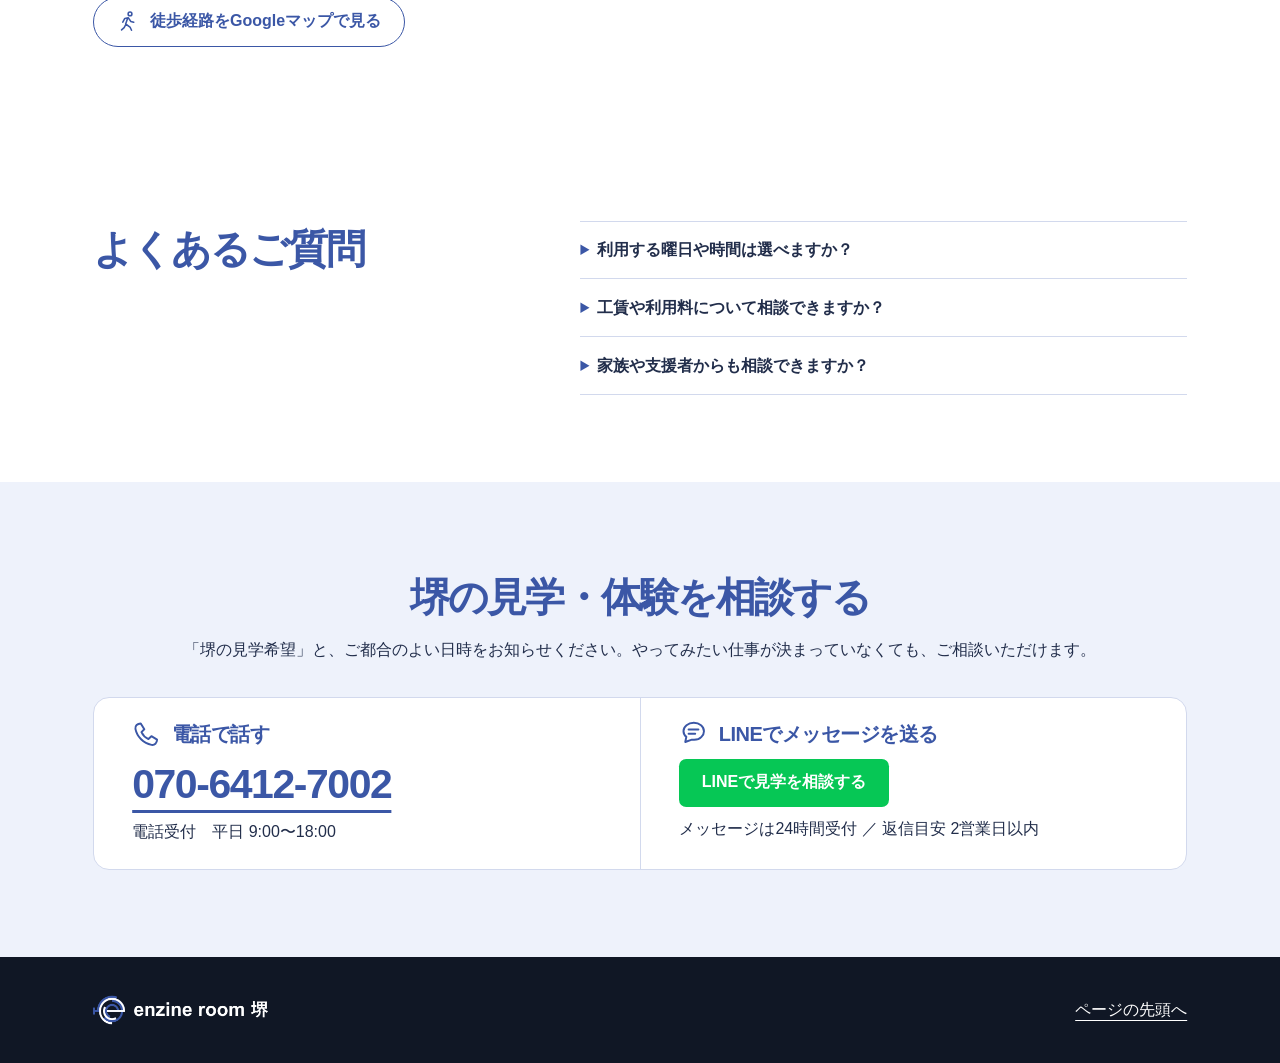
<file: lp/brand/access.html>
<!doctype html>
<html lang="ja">
<head>
  <meta charset="utf-8">
  <meta name="viewport" content="width=device-width,initial-scale=1">
  <meta name="robots" content="noindex,nofollow">
  <meta name="description" content="南海本線堺駅・甲斐町西の就労継続支援B型、エンジンルーム堺。絵、動画、声、音楽と軽作業を体験できます。アクセスと見学のご相談はこちら。">
  <title>堺の通所とお仕事ガイド｜enzine room 堺・就労継続支援B型</title>
  <link rel="stylesheet" href="../assets/lp.css?v=adb6d2225e7d">
  <link rel="stylesheet" href="../assets/college.css?v=bf0ece1537f0">
  <link rel="stylesheet" href="assets/college-brand.css?v=4fb3d15b676d">
  <link rel="stylesheet" href="assets/room.css?v=993642a49785">
</head>
<body class="sk-page"><div class="sk-lp college room-edition">
  <svg xmlns="http://www.w3.org/2000/svg" class="icon-library" aria-hidden="true" focusable="false">
  <symbol id="i-pin" viewBox="0 0 24 24"><path d="M19.5 9.6c0 5.3-7.5 11.8-7.5 11.8S4.5 14.9 4.5 9.6a7.5 7.5 0 1 1 15 0Z"/><circle cx="12" cy="9.5" r="2.5"/></symbol>
  <symbol id="i-rail" viewBox="0 0 24 24"><rect x="4.2" y="2.7" width="15.6" height="15" rx="3.8"/><path d="M5 11h14M12 6v5M7 6.5h10M8 18l-3 3m11-3 3 3M7 20h10"/><path d="M7.5 14.2h1.3m6.4 0h1.3"/></symbol>
  <symbol id="i-talk" viewBox="0 0 24 24"><path d="M19 14.3c-1.7 1.8-5.1 2.7-8.1 2.3l-5.6 2 .9-4.4a6.1 6.1 0 0 1-2.4-4.8c0-4 3.9-7 8.7-7s8.6 3.1 8.6 7.1c0 1.7-.8 3.5-2.1 4.8Z"/><path d="M8.1 8h8.3m-8.3 3.7h5.6"/></symbol>
  <symbol id="i-phone" viewBox="0 0 24 24"><path d="m7.4 2.9 3 4.9-2.4 2.4c1.1 2.4 3.3 4.7 5.9 5.9l2.5-2.4 4.8 2.9c-.2 2.9-2 4.9-4.7 4.4C9.8 19.8 4.2 14.2 2.9 7.5c-.5-2.7 1.7-4.4 4.5-4.6Z"/></symbol>
  <symbol id="i-art" viewBox="0 0 24 24"><path d="m4 19.4 1.7-5.6L16.6 3a2 2 0 0 1 2.9.1l1.2 1.2a2 2 0 0 1 .1 2.9L9.7 17.9 4 19.4ZM6.1 13.4l4.3 4.1m4.2-12.6 4.3 4.1M12.5 21h7.8"/></symbol>
  <symbol id="i-video" viewBox="0 0 24 24"><rect x="2.8" y="4.2" width="18.4" height="15.7" rx="2.1"/><path d="M3.4 9.1h17.2m-12.8-5 3.1 4.5m3.5-4.5 3 4.5m-7 3.1 4.1 2.7-4.1 2.8Z"/></symbol>
  <symbol id="i-music" viewBox="0 0 24 24"><path d="M8.5 17.2V6.4l11-2.6v10.9m-11-5.2 11-2.6"/><ellipse cx="5.9" cy="18.1" rx="2.7" ry="2.2"/><ellipse cx="16.8" cy="15.9" rx="2.7" ry="2.2"/></symbol>
  <symbol id="i-voice" viewBox="0 0 24 24"><rect x="8.3" y="2" width="7.4" height="12" rx="3.7"/><path d="M5 10.4a7 7 0 0 0 14 0M12 17.8v3.5m-4 0h8m-7-15h3.1m-3.1 3h3.1"/></symbol>
  <symbol id="i-design" viewBox="0 0 24 24"><rect x="3" y="3" width="12.8" height="12" rx="1.4"/><path d="M7 15.4v4.3a1 1 0 0 0 1 1h11.2a1.6 1.6 0 0 0 1.6-1.6v-10a1.4 1.4 0 0 0-1.4-1.4h-3.5M6 11l3-5 3.2 5Z"/></symbol>
  <symbol id="i-work" viewBox="0 0 24 24"><path d="m2.4 7.6 9.6-4.8 9.6 4.8v9L12 21.2l-9.6-4.6Zm0 0L12 12l9.6-4.4M12 12v9.2m-5-16 9.7 4.5v3.9"/></symbol>
  <symbol id="i-lunch" viewBox="0 0 24 24"><path d="M2.5 11h19c-.6 5.2-3.9 8.3-9.6 8.3S3.1 16.2 2.5 11ZM8.5 21h7M7 7.8C4.9 5.9 8.2 5.4 6.6 3.2M12 7.8c-2-2 1.1-2.5-.3-5m5.4 5.1c-1.8-2 1.1-2.5-.3-4.7"/></symbol>
  <symbol id="i-calendar" viewBox="0 0 24 24"><rect x="3" y="4.7" width="18" height="16" rx="2.3"/><path d="M3 10h18M7.7 2.4v4.5m8.6-4.5v4.5M7.8 14.5h2m4.4 0h2"/></symbol>
  <symbol id="i-walk" viewBox="0 0 24 24"><circle cx="14.8" cy="4.1" r="2"/><path d="m7.2 12.9 2.1-4 3.6-.8 2.8 4 3 .9m-6.4-4.4-2.1 6.2 4.6 3.2 1.6 3.4m-6-6.1-1.8 3.4L5.9 21"/></symbol>
  <symbol id="i-mixer" viewBox="0 0 24 24"><path d="M5 3v4m0 5v9m7-18v10m0 5v3m7-18v2m0 5v11"/><rect x="2.5" y="7" width="5" height="5" rx="1.2"/><rect x="9.5" y="13" width="5" height="5" rx="1.2"/><rect x="16.5" y="5" width="5" height="5" rx="1.2"/></symbol>
</svg>

  <a class="skip" href="#sk-main">本文へ移動</a>
  <header class="mast room-mast"><div class="wrap mast-inner">
    <a class="room-lockup" href="#sk-main" aria-label="エンジンルーム堺 ページ先頭"><img width="340" height="60" src="assets/sakai-lockup.png" alt="enzine room 堺"><span>就労継続支援B型</span></a>
    <nav aria-label="ページ内メニュー"><a class="nav-text" href="#sk-work">活動を知る</a><a class="nav-text" href="#sk-access">堺駅からの行き方</a><a class="nav-visit" href="#sk-contact"><svg class="ico" aria-hidden="true" focusable="false"><use href="#i-talk"/></svg> 見学・相談</a></nav>
  </div></header>
  <main id="sk-main" tabindex="-1"><section class="college-cover" aria-labelledby="college-cover-title">
  <div class="college-panorama"><img src="assets/college-office.webp" width="1400" height="788" alt="堺の作業スペース。木目の机の間に観葉植物が並んでいます" fetchpriority="high"></div>
  <div class="wrap college-cover-inner">
    <div class="college-intro">
      <p class="college-place"><svg class="ico" aria-hidden="true" focusable="false"><use href="#i-pin"/></svg> 南海本線 堺駅<span>堺市堺区 甲斐町西</span></p>
      <h1 id="college-cover-title">堺で過ごす、<br><em>わたしの一日。</em></h1>
      <p class="college-lead">エンジンルーム堺は、就労継続支援B型の事業所です。映像の編集、声の収録、軽作業などに、自分のペースで取り組めます。</p>
      <a class="button college-button" href="#sk-contact"><svg class="ico" aria-hidden="true" focusable="false"><use href="#i-talk"/></svg> 堺の見学・体験を相談する</a>
    </div>
  </div>
</section>

<section class="wrap college-facts" aria-labelledby="college-facts-title">
  <h2 id="college-facts-title" class="sr">通所の時間とサポート</h2>
  <dl class="college-fact-list">
    <div><dt><svg class="ico" aria-hidden="true" focusable="false"><use href="#i-calendar"/></svg> <span>10時〜15時</span></dt><dd>サービス提供時間です。通う曜日や時間は個別に相談できます。</dd></div>
    <div><dt><svg class="ico" aria-hidden="true" focusable="false"><use href="#i-rail"/></svg> <span>送迎あり</span></dt><dd>送迎を希望される方は、お住まいの地域をお知らせください。</dd></div>
    <div><dt><svg class="ico" aria-hidden="true" focusable="false"><use href="#i-lunch"/></svg> <span>昼食あり</span></dt><dd>お昼にはお弁当を用意しています。利用方法や費用は見学時にご案内します。</dd></div>
    <div><dt><svg class="ico" aria-hidden="true" focusable="false"><use href="#i-walk"/></svg> <span>交通費の支給</span></dt><dd>通所の交通費を支給する制度があります。支給には上限と条件があります。</dd></div>
  </dl>
</section>
<section class="wrap section college-about" aria-labelledby="college-about-title">
  <div class="college-orbit" role="group" aria-label="仕事の環境と昼食">
    <img class="orbit-first" src="assets/college-desks.webp" width="560" height="314" alt="堺の事業所内に並ぶ作業机とパソコン" loading="lazy">
    <img class="orbit-second" src="assets/college-editing.webp" width="480" height="270" alt="パソコンに向かって作業する様子" loading="lazy">
    <img class="orbit-third" src="assets/college-lunch.webp" width="400" height="224" alt="ごはんとおかずを詰めた昼食のお弁当" loading="lazy">
  </div>
  <div class="college-about-copy">
    <p class="college-kicker">堺の作業スペース</p>
    <h2 id="college-about-title">どんな場所で、<br><em>どんなふうに働く？</em></h2>
    <p>観葉植物を囲むテーブル席や、仕切りのある作業席があります。見学では、部屋の明るさや席の間隔など、自分が過ごしやすいかを確かめてください。</p>
    <p>「午前中から通えるかな」「どんな作業が合うだろう」。気になることは、その場でスタッフにご相談いただけます。ご家族や支援者の方もご一緒にどうぞ。</p>
    <a class="college-inline" href="#sk-access"><svg class="ico" aria-hidden="true" focusable="false"><use href="#i-pin"/></svg> 堺駅・南口からの道順を見る</a>
  </div>
</section>

<section class="college-jobs" aria-labelledby="sk-work"><div class="wrap section">
  <div class="college-jobs-heading">
    <p class="college-kicker">堺でできる仕事</p>
    <h2 id="sk-work">「ワクワク」を、仕事に。</h2>
    <p>何から始めるか迷ったら、気になる道具や作業を見に来てください。</p>
  </div>
  <div class="college-job-list">
    <article><img src="../assets/illustration.webp" width="691" height="519" alt="タブレットでイラストを描く手元" loading="lazy"><div><h3>イラスト・デザイン</h3><p>タブレットで線を描いて色を塗る。文字や画像の位置を決めて、名刺やチラシを仕上げる。パソコンで作品を形にします。</p></div></article>
    <article><img src="../assets/voice.webp" width="886" height="665" alt="声を録るマイクと録音用の機材" loading="lazy"><div><h3>動画・音楽・ナレーション</h3><p>映像を切ってつなぐ動画編集、メロディーを考えるボカロ制作、マイクの前で原稿を読むナレーションがあります。</p></div></article>
    <article><img src="../assets/work.webp" width="744" height="558" alt="机の上で手作業をする様子" loading="lazy"><div><h3>軽作業</h3><p>シールを貼る、封筒に入れる、商品を点検する。手を使って、一つずつ作業を進めます。</p></div></article>
  </div>
</div></section>

<section class="visit-paper"><div class="wrap section"><h2>見学から利用まで</h2>
  <ol class="steps"><li><h3>希望を伝える</h3><p>電話かLINEで「堺の見学希望」と、ご都合のよい日時をお知らせください。</p></li><li><h3>見学・体験する</h3><p>作業の様子や通う道のりを確かめて、気になることをスタッフに聞けます。</p></li><li><h3>利用を相談する</h3><p>通う日数や利用に必要な手続きについて、スタッフと相談します。</p></li></ol>
</div></section>

<section class="wrap section access" aria-labelledby="sk-access">
  <div class="access-head"><h2 id="sk-access">堺駅からの行き方</h2><p>南海本線・堺駅の南口から、甲斐町西のN+ビルディングへ向かいます。</p></div>
  <div class="access-grid"><div class="access-table"><dl class="loc"><div><dt>最寄り駅</dt><dd>南海本線　堺駅</dd></div><div><dt>所在地</dt><dd>〒590-0950<br>大阪府堺市堺区甲斐町西三丁4番4号<br><b>N+ビルディング 2階</b></dd></div><div><dt>移動のご相談</dt><dd>送迎の範囲や、入口・段差など、移動に気がかりがある方は見学前にご相談ください。</dd></div></dl>
    <div class="room-route"><h3>南口からの道順</h3><ol>
      <li>南口を出て、ファミリーマートのある道を線路に沿って南へ約100m進みます。</li>
      <li>「八剣伝」の看板で左に曲がり、そのまま直進して橋を渡ります。</li>
      <li>橋を渡った先の交差点を左へ。すぐに見える黒い5階建てのビルの2階がエンジンルーム堺です。</li>
    </ol></div><a class="button outline" href="https://www.google.com/maps/dir/?api=1&amp;origin=%E5%A0%BA%E9%A7%85+%E5%8D%97%E6%B5%B7%E6%9C%AC%E7%B7%9A+%E5%A4%A7%E9%98%AA%E5%BA%9C%E5%A0%BA%E5%B8%82&amp;destination=%E5%A4%A7%E9%98%AA%E5%BA%9C%E5%A0%BA%E5%B8%82%E5%A0%BA%E5%8C%BA%E7%94%B2%E6%96%90%E7%94%BA%E8%A5%BF%E4%B8%89%E4%B8%814%E7%95%AA4%E5%8F%B7+N%2B%E3%83%93%E3%83%AB%E3%83%87%E3%82%A3%E3%83%B3%E3%82%B0&amp;travelmode=walking"><svg class="ico" aria-hidden="true" focusable="false"><use href="#i-walk"/></svg> 徒歩経路をGoogleマップで見る</a></div>
    <figure class="paper-map"><img src="../assets/sakai-guide.svg" width="760" height="540" alt="南海本線堺駅の東出口・南口と、エンジンルーム堺の位置を示す周辺案内図"><details class="map-zoom"><summary><span class="closed-label">案内図を拡大する</span><span class="open-label">案内図を元の大きさに戻す</span></summary><p>図の中を左右にスクロールできます。</p><div class="map-pan" tabindex="0" role="region" aria-label="拡大した周辺案内図"><img src="../assets/sakai-guide.svg" width="760" height="540" alt="堺駅の東出口・南口とN+ビルディングの位置を示す拡大図"></div></details></figure></div>
</section>

<section class="wrap section faq"><h2>よくあるご質問</h2><div>
  <details><summary>利用する曜日や時間は選べますか？</summary><p>10時〜15時のサービス提供時間の中で、通う日数や時間は個別に相談できます。土曜・日曜は定休日です。</p></details>
  <details><summary>工賃や利用料について相談できますか？</summary><p>見学時に工賃の対象になる作業や算定方法、利用にかかる費用についてお尋ねください。</p></details>

  <details><summary>家族や支援者からも相談できますか？</summary><p>はい。電話またはLINEで、堺の事業所について知りたいことをお伝えください。</p></details></div></section>

<section class="contact" aria-labelledby="sk-contact"><div class="wrap section">
  <div class="contact-heading"><h2 id="sk-contact">堺の見学・体験を相談する</h2><p>「堺の見学希望」と、ご都合のよい日時をお知らせください。やってみたい仕事が決まっていなくても、ご相談いただけます。</p></div>
  <div class="contact-options"><div><h3><svg class="ico" aria-hidden="true" focusable="false"><use href="#i-phone"/></svg> 電話で話す</h3><a class="phone-number" href="tel:07064127002">070-6412-7002</a><p>電話受付　平日 9:00〜18:00</p></div>
  <div><h3><svg class="ico" aria-hidden="true" focusable="false"><use href="#i-talk"/></svg> LINEでメッセージを送る</h3><a class="button line" href="https://page.line.me/282tgzfw?oat_content=url&amp;openQrModal=true">LINEで見学を相談する</a><p>メッセージは24時間受付 ／ 返信目安 2営業日以内</p></div></div>
</div></section>
</main>
  <footer class="room-foot"><div class="wrap"><img width="340" height="60" src="assets/sakai-lockup.png" alt="enzine room 堺"><a href="#sk-main">ページの先頭へ</a></div></footer>
</div></body></html>
</file>
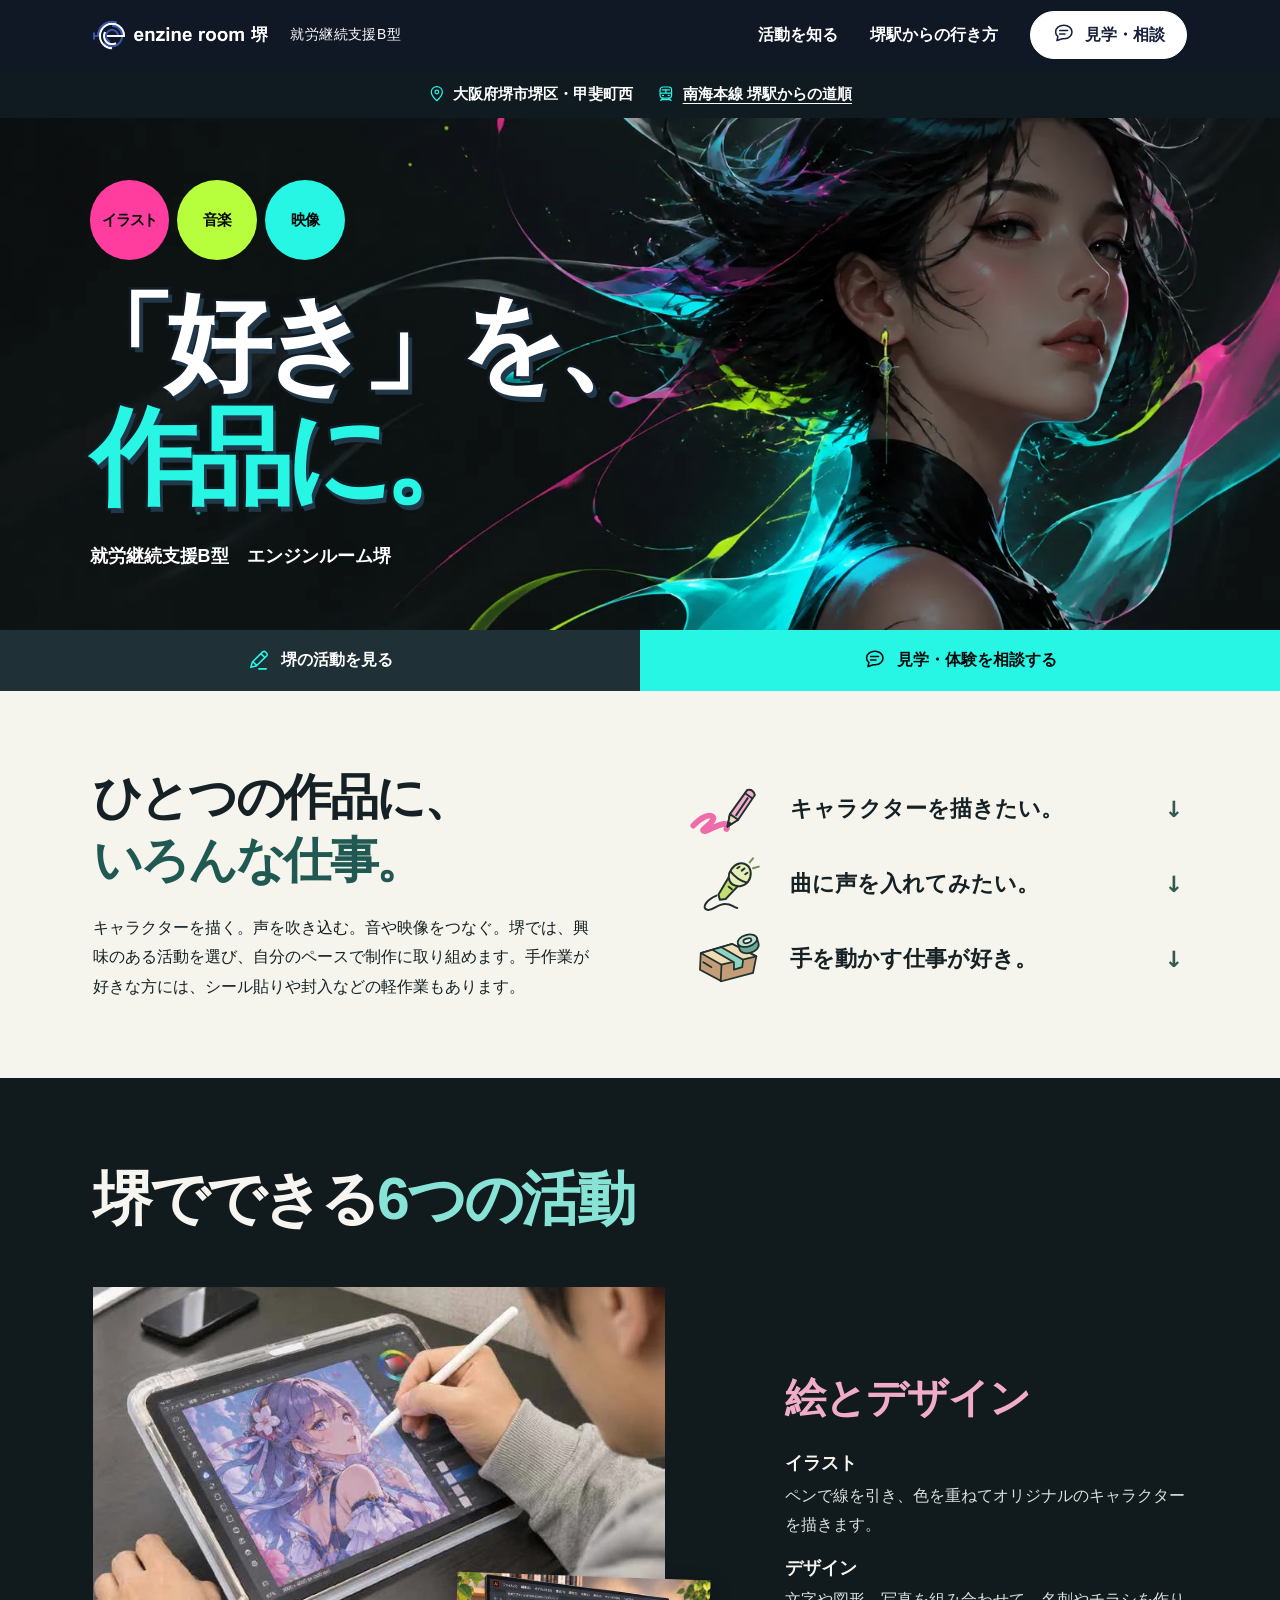
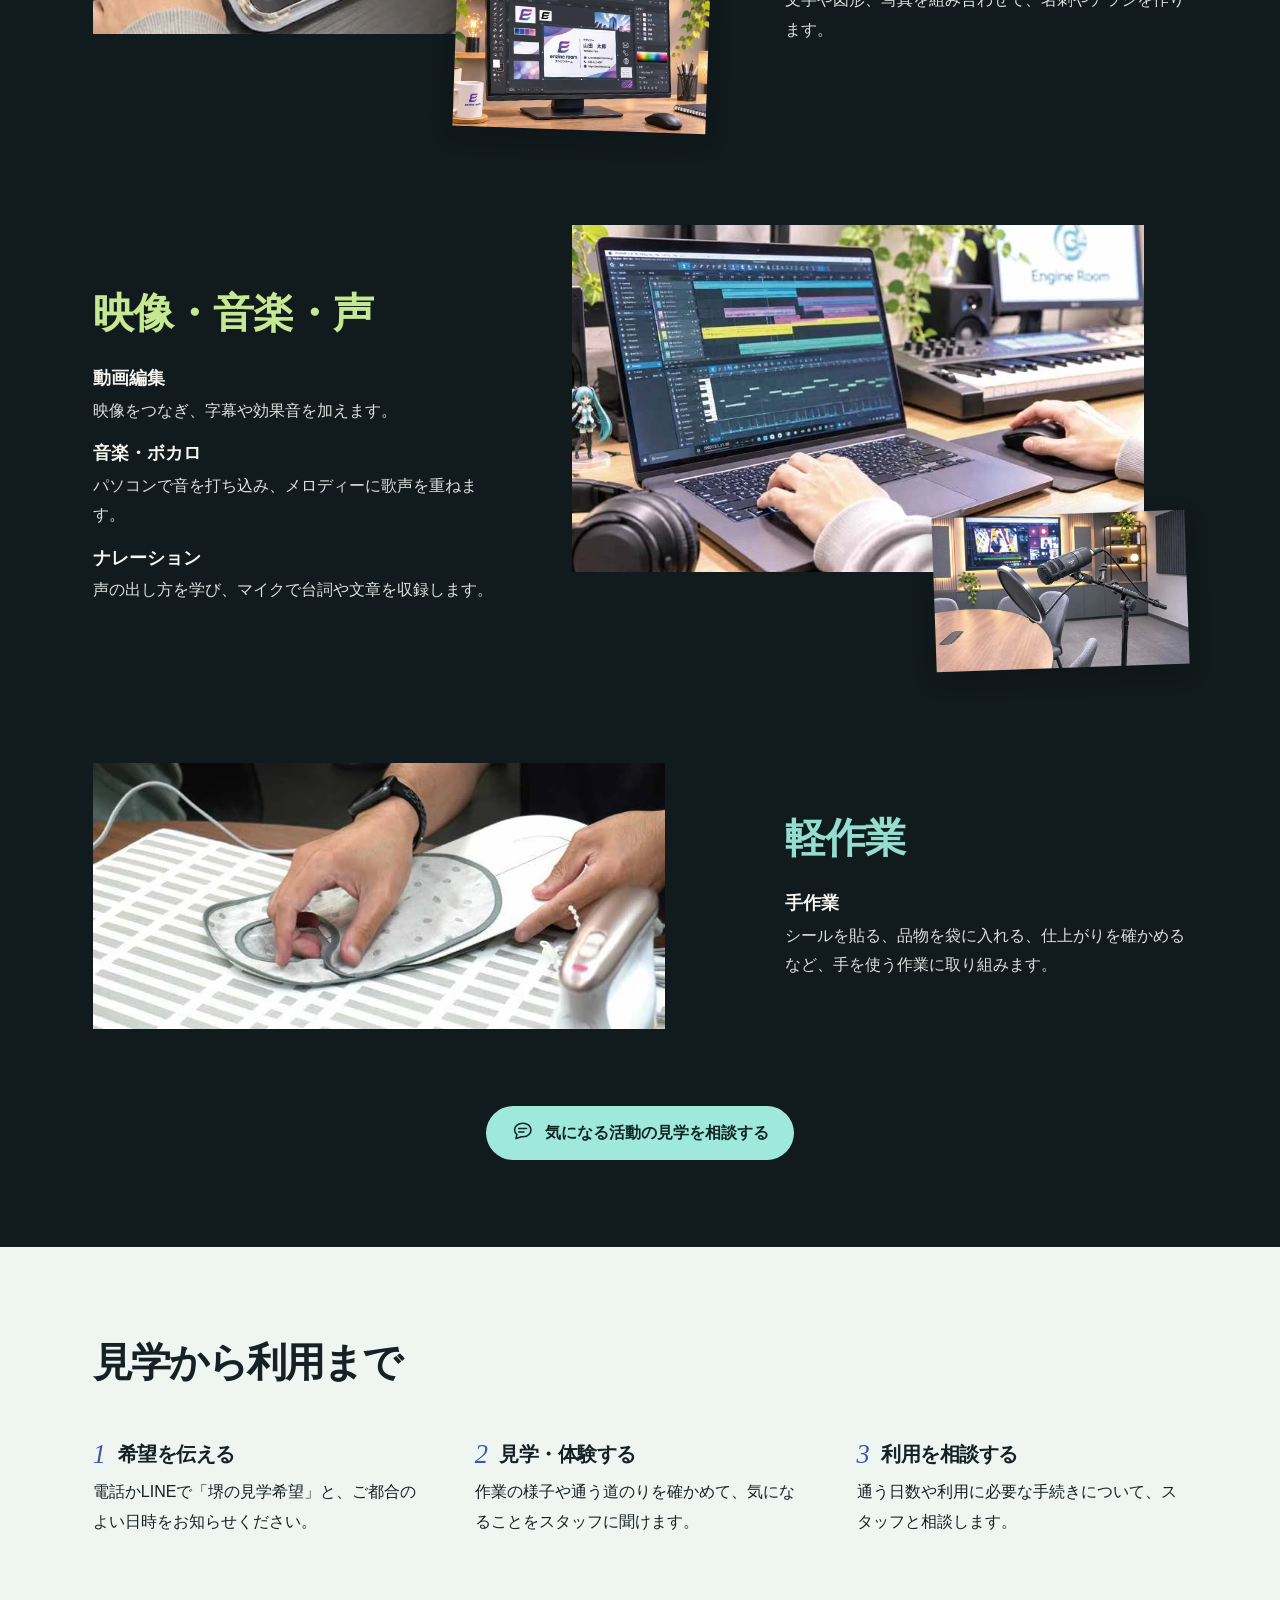
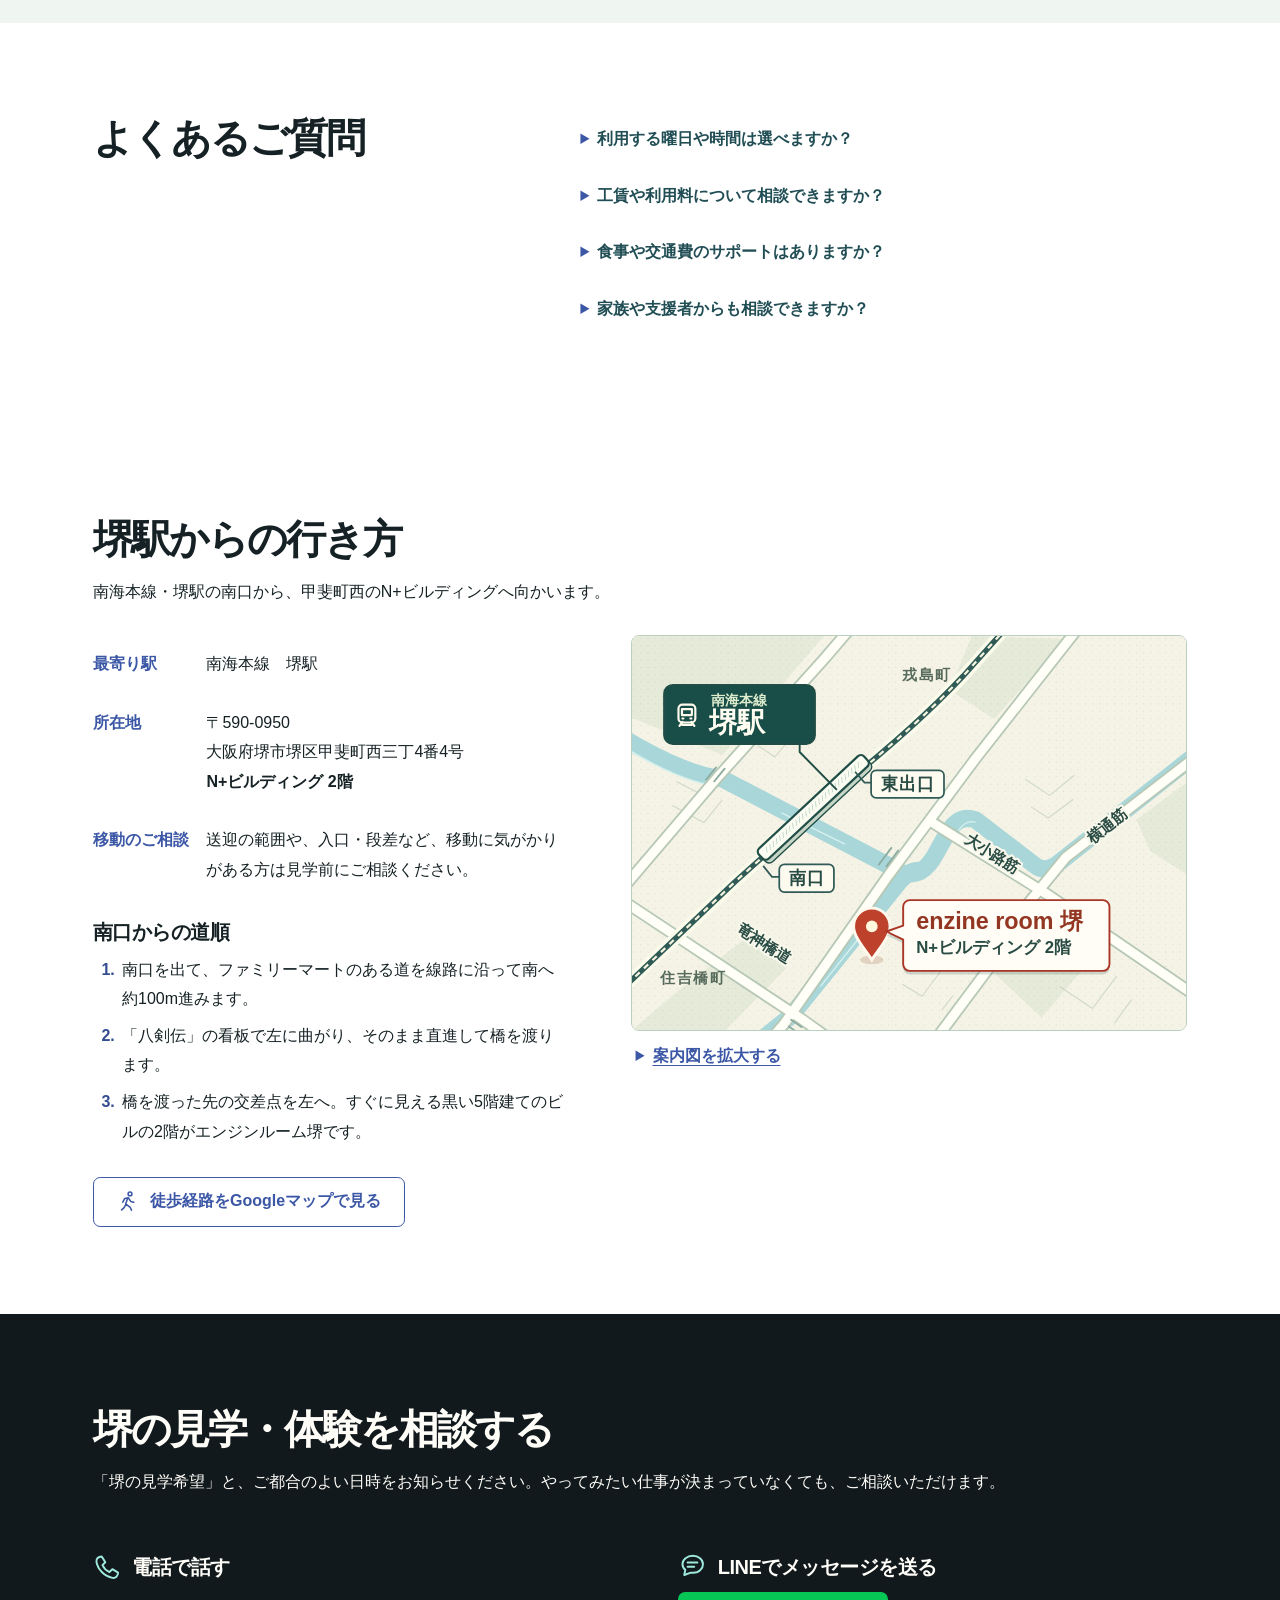
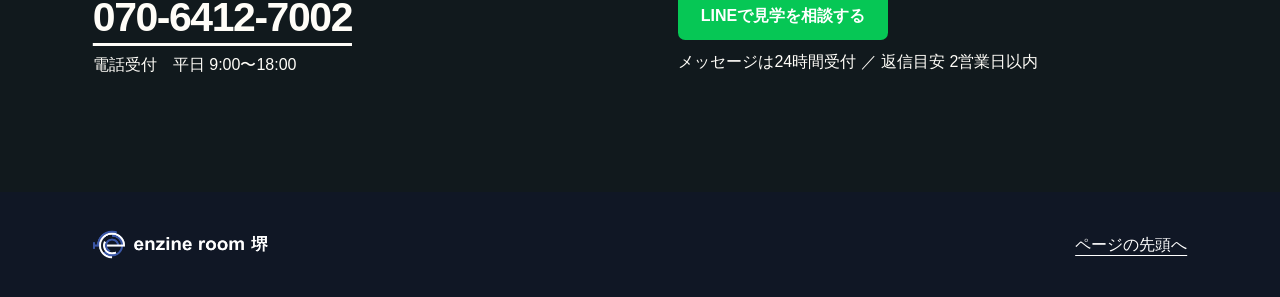
<file: lp/brand/activities.html>
<!doctype html>
<html lang="ja">
<head>
  <meta charset="utf-8">
  <meta name="viewport" content="width=device-width,initial-scale=1">
  <meta name="robots" content="noindex,nofollow">
  <meta name="description" content="南海本線堺駅・甲斐町西の就労継続支援B型、エンジンルーム堺。絵、動画、声、音楽と軽作業を体験できます。アクセスと見学のご相談はこちら。">
  <title>堺のイラスト・音楽・制作活動｜enzine room 堺・就労継続支援B型</title>
  <link rel="stylesheet" href="../assets/lp.css?v=adb6d2225e7d">
  <link rel="stylesheet" href="../assets/jam.css?v=78b3cb38001d">
  <link rel="stylesheet" href="assets/jam-brand.css?v=be6756aa34da">
  <link rel="stylesheet" href="assets/room.css?v=993642a49785">
</head>
<body class="sk-page"><div class="sk-lp jam room-edition">
  <svg xmlns="http://www.w3.org/2000/svg" class="icon-library" aria-hidden="true" focusable="false">
  <symbol id="i-pin" viewBox="0 0 24 24"><path d="M19.5 9.6c0 5.3-7.5 11.8-7.5 11.8S4.5 14.9 4.5 9.6a7.5 7.5 0 1 1 15 0Z"/><circle cx="12" cy="9.5" r="2.5"/></symbol>
  <symbol id="i-rail" viewBox="0 0 24 24"><rect x="4.2" y="2.7" width="15.6" height="15" rx="3.8"/><path d="M5 11h14M12 6v5M7 6.5h10M8 18l-3 3m11-3 3 3M7 20h10"/><path d="M7.5 14.2h1.3m6.4 0h1.3"/></symbol>
  <symbol id="i-talk" viewBox="0 0 24 24"><path d="M19 14.3c-1.7 1.8-5.1 2.7-8.1 2.3l-5.6 2 .9-4.4a6.1 6.1 0 0 1-2.4-4.8c0-4 3.9-7 8.7-7s8.6 3.1 8.6 7.1c0 1.7-.8 3.5-2.1 4.8Z"/><path d="M8.1 8h8.3m-8.3 3.7h5.6"/></symbol>
  <symbol id="i-phone" viewBox="0 0 24 24"><path d="m7.4 2.9 3 4.9-2.4 2.4c1.1 2.4 3.3 4.7 5.9 5.9l2.5-2.4 4.8 2.9c-.2 2.9-2 4.9-4.7 4.4C9.8 19.8 4.2 14.2 2.9 7.5c-.5-2.7 1.7-4.4 4.5-4.6Z"/></symbol>
  <symbol id="i-art" viewBox="0 0 24 24"><path d="m4 19.4 1.7-5.6L16.6 3a2 2 0 0 1 2.9.1l1.2 1.2a2 2 0 0 1 .1 2.9L9.7 17.9 4 19.4ZM6.1 13.4l4.3 4.1m4.2-12.6 4.3 4.1M12.5 21h7.8"/></symbol>
  <symbol id="i-video" viewBox="0 0 24 24"><rect x="2.8" y="4.2" width="18.4" height="15.7" rx="2.1"/><path d="M3.4 9.1h17.2m-12.8-5 3.1 4.5m3.5-4.5 3 4.5m-7 3.1 4.1 2.7-4.1 2.8Z"/></symbol>
  <symbol id="i-music" viewBox="0 0 24 24"><path d="M8.5 17.2V6.4l11-2.6v10.9m-11-5.2 11-2.6"/><ellipse cx="5.9" cy="18.1" rx="2.7" ry="2.2"/><ellipse cx="16.8" cy="15.9" rx="2.7" ry="2.2"/></symbol>
  <symbol id="i-voice" viewBox="0 0 24 24"><rect x="8.3" y="2" width="7.4" height="12" rx="3.7"/><path d="M5 10.4a7 7 0 0 0 14 0M12 17.8v3.5m-4 0h8m-7-15h3.1m-3.1 3h3.1"/></symbol>
  <symbol id="i-design" viewBox="0 0 24 24"><rect x="3" y="3" width="12.8" height="12" rx="1.4"/><path d="M7 15.4v4.3a1 1 0 0 0 1 1h11.2a1.6 1.6 0 0 0 1.6-1.6v-10a1.4 1.4 0 0 0-1.4-1.4h-3.5M6 11l3-5 3.2 5Z"/></symbol>
  <symbol id="i-work" viewBox="0 0 24 24"><path d="m2.4 7.6 9.6-4.8 9.6 4.8v9L12 21.2l-9.6-4.6Zm0 0L12 12l9.6-4.4M12 12v9.2m-5-16 9.7 4.5v3.9"/></symbol>
  <symbol id="i-lunch" viewBox="0 0 24 24"><path d="M2.5 11h19c-.6 5.2-3.9 8.3-9.6 8.3S3.1 16.2 2.5 11ZM8.5 21h7M7 7.8C4.9 5.9 8.2 5.4 6.6 3.2M12 7.8c-2-2 1.1-2.5-.3-5m5.4 5.1c-1.8-2 1.1-2.5-.3-4.7"/></symbol>
  <symbol id="i-calendar" viewBox="0 0 24 24"><rect x="3" y="4.7" width="18" height="16" rx="2.3"/><path d="M3 10h18M7.7 2.4v4.5m8.6-4.5v4.5M7.8 14.5h2m4.4 0h2"/></symbol>
  <symbol id="i-walk" viewBox="0 0 24 24"><circle cx="14.8" cy="4.1" r="2"/><path d="m7.2 12.9 2.1-4 3.6-.8 2.8 4 3 .9m-6.4-4.4-2.1 6.2 4.6 3.2 1.6 3.4m-6-6.1-1.8 3.4L5.9 21"/></symbol>
  <symbol id="i-mixer" viewBox="0 0 24 24"><path d="M5 3v4m0 5v9m7-18v10m0 5v3m7-18v2m0 5v11"/><rect x="2.5" y="7" width="5" height="5" rx="1.2"/><rect x="9.5" y="13" width="5" height="5" rx="1.2"/><rect x="16.5" y="5" width="5" height="5" rx="1.2"/></symbol>
</svg>

  <a class="skip" href="#sk-main">本文へ移動</a>
  <header class="mast room-mast"><div class="wrap mast-inner">
    <a class="room-lockup" href="#sk-main" aria-label="エンジンルーム堺 ページ先頭"><img width="340" height="60" src="assets/sakai-lockup.png" alt="enzine room 堺"><span>就労継続支援B型</span></a>
    <nav aria-label="ページ内メニュー"><a class="nav-text" href="#sk-work">活動を知る</a><a class="nav-text" href="#sk-access">堺駅からの行き方</a><a class="nav-visit" href="#sk-contact"><svg class="ico" aria-hidden="true" focusable="false"><use href="#i-talk"/></svg> 見学・相談</a></nav>
  </div></header>
  <main id="sk-main" tabindex="-1"><section class="jam-cover" aria-labelledby="jam-title">
  <div class="jam-location"><p class="wrap"><svg class="ico" aria-hidden="true" focusable="false"><use href="#i-pin"/></svg> 大阪府堺市堺区・甲斐町西</p><a href="#sk-access"><svg class="ico" aria-hidden="true" focusable="false"><use href="#i-rail"/></svg> 南海本線 堺駅からの道順</a></div>
  <div class="jam-poster">
    <img class="jam-portrait" src="assets/jam-brand-cover.webp" width="1672" height="941" fetchpriority="high" alt="">
    <div class="jam-cover-type">
      <div class="jam-genres" role="group" aria-label="活動を選ぶ"><a href="#jam-draw">イラスト</a><a href="#jam-sound">音楽</a><a href="#jam-film">映像</a></div>
      <h1 id="jam-title"><span>「好き」を、</span><br><em>作品に。</em></h1>
      <p class="jam-service">就労継続支援B型　エンジンルーム堺</p>
    </div>
  </div>
  <div class="jam-actions"><a href="#sk-work"><svg class="ico" aria-hidden="true" focusable="false"><use href="#i-art"/></svg> 堺の活動を見る</a><a href="#sk-contact"><svg class="ico" aria-hidden="true" focusable="false"><use href="#i-talk"/></svg> 見学・体験を相談する</a></div>
</section>

<section class="jam-intro" aria-labelledby="jam-story-title">
  <div class="wrap jam-brand-intro">
    <div class="jam-story-copy">
      <h2 id="jam-story-title">ひとつの作品に、<br><em>いろんな仕事。</em></h2>
      <p>キャラクターを描く。声を吹き込む。音や映像をつなぐ。堺では、興味のある活動を選び、自分のペースで制作に取り組めます。手作業が好きな方には、シール貼りや封入などの軽作業もあります。</p>
    </div>
    <nav class="jam-interests" aria-label="やってみたいことから活動を選ぶ">
      <a href="#jam-draw">
        <svg class="jam-sketch" viewBox="0 0 108 72" aria-hidden="true" focusable="false">
          <g fill="none" stroke-linecap="round" stroke-linejoin="round">
            <path d="M10 55c9-10 18-14 23-11 6 5-13 15-11 17 2 3 16-7 25-8 5 0 4 4 3 6" stroke="#ee6ca9" stroke-width="7"/>
            <g transform="rotate(34 65 34)" stroke="#20302f" stroke-width="2.3">
              <path d="M61 10q5-5 11 0v36l-6 14-6-14z" fill="#f3accb"/>
              <path d="m60 46 6 14 6-14z" fill="#eddcbb"/><path d="m64 55 2 5 2-5z" fill="#20302f"/>
              <path d="M61 15h10m-4 3v25"/>
            </g>
          </g>
        </svg>
        <span>キャラクターを<wbr>描きたい。</span><span class="jam-jump" aria-hidden="true">↓</span>
      </a>
      <a href="#jam-sound">
        <svg class="jam-sketch" viewBox="0 0 108 72" aria-hidden="true" focusable="false">
          <g fill="none" stroke="#20302f" stroke-width="2.4" stroke-linecap="round" stroke-linejoin="round">
            <path d="M38 49c-12 5-19 15-11 17 6 2 13-8 22-7 7 0 9 4 14 5"/>
            <g transform="rotate(37 55 35)">
              <path d="M48 28h16l-3 25-5 5-5-4z" fill="#c4de71"/>
              <path d="M45 20c0-9 5-15 12-15s13 7 13 15c0 7-5 13-13 14-7 0-12-6-12-14z" fill="#e6edb7"/>
              <path d="M46 23c8 2 16 2 23-1M51 12l-1 3m7-5-1 4m7-2-1 3m-7 24h5"/>
            </g>
            <path d="m78 9 4-5m0 12 7-2" stroke="#729146"/>
          </g>
        </svg>
        <span>曲に声を<wbr>入れてみたい。</span><span class="jam-jump" aria-hidden="true">↓</span>
      </a>
      <a href="#jam-hand">
        <svg class="jam-sketch" viewBox="0 0 108 72" aria-hidden="true" focusable="false">
          <g stroke="#20302f" stroke-width="2.1" stroke-linecap="round" stroke-linejoin="round">
            <path d="m19 29 38-11 29 15-4 20-38 10-26-14z" fill="#c39d77"/>
            <path d="m19 29 25 14 42-10-29-15z" fill="#efdbb4"/><path d="m44 43-1 20" fill="none"/>
            <path d="m33 25 11-3 26 15-1 9-10 3v-9z" fill="#8dd3c0"/>
            <path d="m22 40 10 6" fill="none"/>
            <g transform="rotate(-16 76 17)">
              <path d="M64 14v7c0 5 6 8 12 8s12-3 12-8v-7z" fill="#6ba996"/>
              <ellipse cx="76" cy="14" rx="12" ry="7" fill="#b7e3d3"/><ellipse cx="76" cy="14" rx="5" ry="2.7" fill="#f7f5ee"/>
            </g>
          </g>
        </svg>
        <span>手を動かす<wbr>仕事が好き。</span><span class="jam-jump" aria-hidden="true">↓</span>
      </a>
    </nav>
  </div>
</section>

<section class="jam-work jam-folio" aria-labelledby="sk-work">
  <div class="wrap section">
    <h2 id="sk-work">堺でできる<wbr><em>6つの活動</em></h2>
    <article class="jam-spread jam-drawing" aria-labelledby="jam-drawing-title">
      <h3 id="jam-drawing-title">絵とデザイン</h3>
      <div class="jam-photos">
        <img class="jam-photo-main" src="../assets/illustration.webp" width="691" height="519" loading="lazy" alt="タブレットに描いた人物と紫の花に、ペンで色を重ねる様子">
        <img class="jam-photo-detail" src="../assets/design.webp" width="846" height="478" loading="lazy" alt="ロゴと文字を配置した名刺のデザイン画面">
      </div>
      <dl>
        <dt id="jam-draw" tabindex="-1">イラスト</dt><dd>ペンで線を引き、色を重ねてオリジナルのキャラクターを描きます。</dd>
        <dt>デザイン</dt><dd>文字や図形、写真を組み合わせて、名刺やチラシを作ります。</dd>
      </dl>
    </article>
    <article class="jam-spread jam-recording" aria-labelledby="jam-recording-title">
      <h3 id="jam-recording-title">映像・音楽・声</h3>
      <div class="jam-photos">
        <img class="jam-photo-main" src="../assets/music.webp" width="829" height="467" loading="lazy" alt="鍵盤とヘッドホンを並べて音楽を編集する机">
        <img class="jam-photo-detail" src="../assets/voice.webp" width="886" height="665" loading="lazy" alt="録音ブースのマイクと譜面台">
      </div>
      <dl>
        <dt id="jam-film" tabindex="-1">動画編集</dt><dd>映像をつなぎ、字幕や効果音を加えます。</dd>
        <dt id="jam-sound" tabindex="-1">音楽・ボカロ</dt><dd>パソコンで音を打ち込み、メロディーに歌声を重ねます。</dd>
        <dt id="jam-voice" tabindex="-1">ナレーション</dt><dd>声の出し方を学び、マイクで台詞や文章を収録します。</dd>
      </dl>
    </article>
    <article class="jam-spread jam-handwork" aria-labelledby="jam-handwork-title">
      <h3 id="jam-handwork-title">軽作業</h3>
      <div class="jam-photos">
        <img class="jam-photo-main" src="../assets/work.webp" width="744" height="558" loading="lazy" alt="机に広げたシートに両手を添えて作業している様子">
      </div>
      <dl>
        <dt id="jam-hand" tabindex="-1">手作業</dt><dd>シールを貼る、品物を袋に入れる、仕上がりを確かめるなど、手を使う作業に取り組みます。</dd>
      </dl>
    </article>
    <a class="jam-consult" href="#sk-contact"><svg class="ico" aria-hidden="true" focusable="false"><use href="#i-talk"/></svg> 気になる活動の見学を相談する</a>
  </div>
</section>

<section class="visit-paper"><div class="wrap section"><h2>見学から利用まで</h2>
  <ol class="steps"><li><h3>希望を伝える</h3><p>電話かLINEで「堺の見学希望」と、ご都合のよい日時をお知らせください。</p></li><li><h3>見学・体験する</h3><p>作業の様子や通う道のりを確かめて、気になることをスタッフに聞けます。</p></li><li><h3>利用を相談する</h3><p>通う日数や利用に必要な手続きについて、スタッフと相談します。</p></li></ol>
</div></section>

<section class="wrap section faq"><h2>よくあるご質問</h2><div>
  <details><summary>利用する曜日や時間は選べますか？</summary><p>10時〜15時のサービス提供時間の中で、通う日数や時間は個別に相談できます。土曜・日曜は定休日です。</p></details>
  <details><summary>工賃や利用料について相談できますか？</summary><p>見学時に工賃の対象になる作業や算定方法、利用にかかる費用についてお尋ねください。</p></details>
<details><summary>食事や交通費のサポートはありますか？</summary><p>食事の提供と、上限のある交通費支給制度があります。費用や対象条件は見学時にご相談ください。</p></details>
  <details><summary>家族や支援者からも相談できますか？</summary><p>はい。電話またはLINEで、堺の事業所について知りたいことをお伝えください。</p></details></div></section>

<section class="wrap section access" aria-labelledby="sk-access">
  <div class="access-head"><h2 id="sk-access">堺駅からの行き方</h2><p>南海本線・堺駅の南口から、甲斐町西のN+ビルディングへ向かいます。</p></div>
  <div class="access-grid"><div class="access-table"><dl class="loc"><div><dt>最寄り駅</dt><dd>南海本線　堺駅</dd></div><div><dt>所在地</dt><dd>〒590-0950<br>大阪府堺市堺区甲斐町西三丁4番4号<br><b>N+ビルディング 2階</b></dd></div><div><dt>移動のご相談</dt><dd>送迎の範囲や、入口・段差など、移動に気がかりがある方は見学前にご相談ください。</dd></div></dl>
    <div class="room-route"><h3>南口からの道順</h3><ol>
      <li>南口を出て、ファミリーマートのある道を線路に沿って南へ約100m進みます。</li>
      <li>「八剣伝」の看板で左に曲がり、そのまま直進して橋を渡ります。</li>
      <li>橋を渡った先の交差点を左へ。すぐに見える黒い5階建てのビルの2階がエンジンルーム堺です。</li>
    </ol></div><a class="button outline" href="https://www.google.com/maps/dir/?api=1&amp;origin=%E5%A0%BA%E9%A7%85+%E5%8D%97%E6%B5%B7%E6%9C%AC%E7%B7%9A+%E5%A4%A7%E9%98%AA%E5%BA%9C%E5%A0%BA%E5%B8%82&amp;destination=%E5%A4%A7%E9%98%AA%E5%BA%9C%E5%A0%BA%E5%B8%82%E5%A0%BA%E5%8C%BA%E7%94%B2%E6%96%90%E7%94%BA%E8%A5%BF%E4%B8%89%E4%B8%814%E7%95%AA4%E5%8F%B7+N%2B%E3%83%93%E3%83%AB%E3%83%87%E3%82%A3%E3%83%B3%E3%82%B0&amp;travelmode=walking"><svg class="ico" aria-hidden="true" focusable="false"><use href="#i-walk"/></svg> 徒歩経路をGoogleマップで見る</a></div>
    <figure class="paper-map"><img src="../assets/sakai-guide.svg" width="760" height="540" alt="南海本線堺駅の東出口・南口と、エンジンルーム堺の位置を示す周辺案内図"><details class="map-zoom"><summary><span class="closed-label">案内図を拡大する</span><span class="open-label">案内図を元の大きさに戻す</span></summary><p>図の中を左右にスクロールできます。</p><div class="map-pan" tabindex="0" role="region" aria-label="拡大した周辺案内図"><img src="../assets/sakai-guide.svg" width="760" height="540" alt="堺駅の東出口・南口とN+ビルディングの位置を示す拡大図"></div></details></figure></div>
</section>

<section class="contact" aria-labelledby="sk-contact"><div class="wrap section">
  <div class="contact-heading"><h2 id="sk-contact">堺の見学・体験を相談する</h2><p>「堺の見学希望」と、ご都合のよい日時をお知らせください。やってみたい仕事が決まっていなくても、ご相談いただけます。</p></div>
  <div class="contact-options"><div><h3><svg class="ico" aria-hidden="true" focusable="false"><use href="#i-phone"/></svg> 電話で話す</h3><a class="phone-number" href="tel:07064127002">070-6412-7002</a><p>電話受付　平日 9:00〜18:00</p></div>
  <div><h3><svg class="ico" aria-hidden="true" focusable="false"><use href="#i-talk"/></svg> LINEでメッセージを送る</h3><a class="button line" href="https://page.line.me/282tgzfw?oat_content=url&amp;openQrModal=true">LINEで見学を相談する</a><p>メッセージは24時間受付 ／ 返信目安 2営業日以内</p></div></div>
</div></section>
</main>
  <footer class="room-foot"><div class="wrap"><img width="340" height="60" src="assets/sakai-lockup.png" alt="enzine room 堺"><a href="#sk-main">ページの先頭へ</a></div></footer>
</div></body></html>
</file>
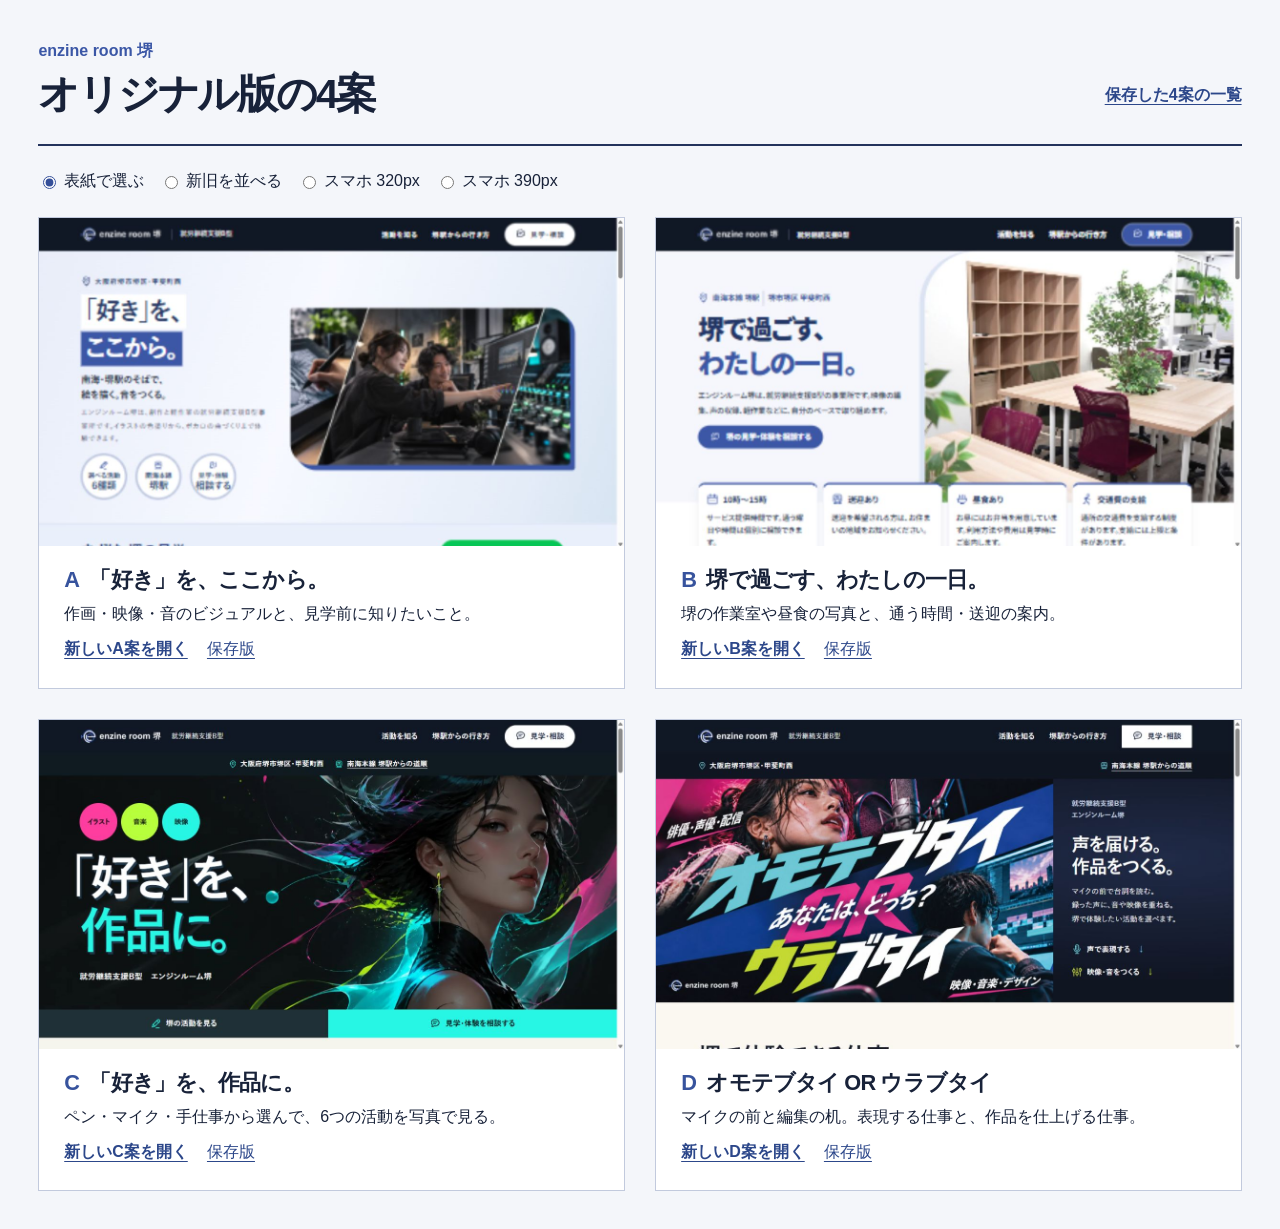
<file: lp/brand/compare.html>
<!doctype html>
<html lang="ja"><head><meta charset="utf-8"><meta name="viewport" content="width=device-width,initial-scale=1"><meta name="robots" content="noindex,nofollow"><title>堺LPの4案を見比べる｜enzine room オリジナル版</title>
<link rel="stylesheet" href="assets/compare.css"></head>
<body><main>
<header><p>enzine room 堺</p><h1>オリジナル版の4案</h1><a href="../compare.html">保存した4案の一覧</a></header>
<fieldset><legend>表示方法</legend><label><input type="radio" name="display" id="covers" checked>表紙で選ぶ</label><label><input type="radio" name="display" id="pairs">新旧を並べる</label><label><input type="radio" name="display" id="narrow">スマホ 320px</label><label><input type="radio" name="display" id="mobile">スマホ 390px</label></fieldset>
<div class="catalog">
<article>
  <div class="images">
    <a class="new" href="index.html"><span>A案 オリジナル版</span><img src="assets/preview-wonder.jpg" width="1225" height="692" alt="A案のオリジナル版を開く"></a>
    <a class="old" href="../index.html"><span>A案 保存版</span><img src="../assets/preview-wonder.jpg" width="1225" height="692" alt="A案の保存版を開く"></a>
  </div>
  <div class="copy"><div><h2><b>A</b>「好き」を、ここから。</h2><p>作画・映像・音のビジュアルと、見学前に知りたいこと。</p></div><nav aria-label="A案を選ぶ"><a href="index.html">新しいA案を開く</a><a href="../index.html">保存版</a></nav></div>
  <div class="device"><iframe title="A案のスマートフォン表示" loading="lazy" src="index.html"></iframe></div>
</article>
<article>
  <div class="images">
    <a class="new" href="access.html"><span>B案 オリジナル版</span><img src="assets/preview-college.jpg" width="1225" height="692" alt="B案のオリジナル版を開く"></a>
    <a class="old" href="../access.html"><span>B案 保存版</span><img src="../assets/preview-college.jpg" width="1225" height="692" alt="B案の保存版を開く"></a>
  </div>
  <div class="copy"><div><h2><b>B</b>堺で過ごす、わたしの一日。</h2><p>堺の作業室や昼食の写真と、通う時間・送迎の案内。</p></div><nav aria-label="B案を選ぶ"><a href="access.html">新しいB案を開く</a><a href="../access.html">保存版</a></nav></div>
  <div class="device"><iframe title="B案のスマートフォン表示" loading="lazy" src="access.html"></iframe></div>
</article>
<article>
  <div class="images">
    <a class="new" href="activities.html"><span>C案 オリジナル版</span><img src="assets/preview-jam.jpg?v=aa08fe584f06" width="1225" height="692" alt="C案のオリジナル版を開く"></a>
    <a class="old" href="../activities.html"><span>C案 保存版</span><img src="../assets/preview-jam.jpg" width="1225" height="692" alt="C案の保存版を開く"></a>
  </div>
  <div class="copy"><div><h2><b>C</b>「好き」を、作品に。</h2><p>ペン・マイク・手仕事から選んで、6つの活動を写真で見る。</p></div><nav aria-label="C案を選ぶ"><a href="activities.html">新しいC案を開く</a><a href="../activities.html">保存版</a></nav></div>
  <div class="device"><iframe title="C案のスマートフォン表示" loading="lazy" src="activities.html"></iframe></div>
</article>
<article>
  <div class="images">
    <a class="new" href="stage.html"><span>D案 オリジナル版</span><img src="assets/preview-stage.jpg?v=24ae81991913" width="1225" height="692" alt="D案のオリジナル版を開く"></a>
    <a class="old" href="../stage.html"><span>D案 保存版</span><img src="../assets/preview-stage.jpg" width="1225" height="692" alt="D案の保存版を開く"></a>
  </div>
  <div class="copy"><div><h2><b>D</b>オモテブタイ OR ウラブタイ</h2><p>マイクの前と編集の机。表現する仕事と、作品を仕上げる仕事。</p></div><nav aria-label="D案を選ぶ"><a href="stage.html">新しいD案を開く</a><a href="../stage.html">保存版</a></nav></div>
  <div class="device"><iframe title="D案のスマートフォン表示" loading="lazy" src="stage.html"></iframe></div>
</article>
</div></main></body></html>
</file>
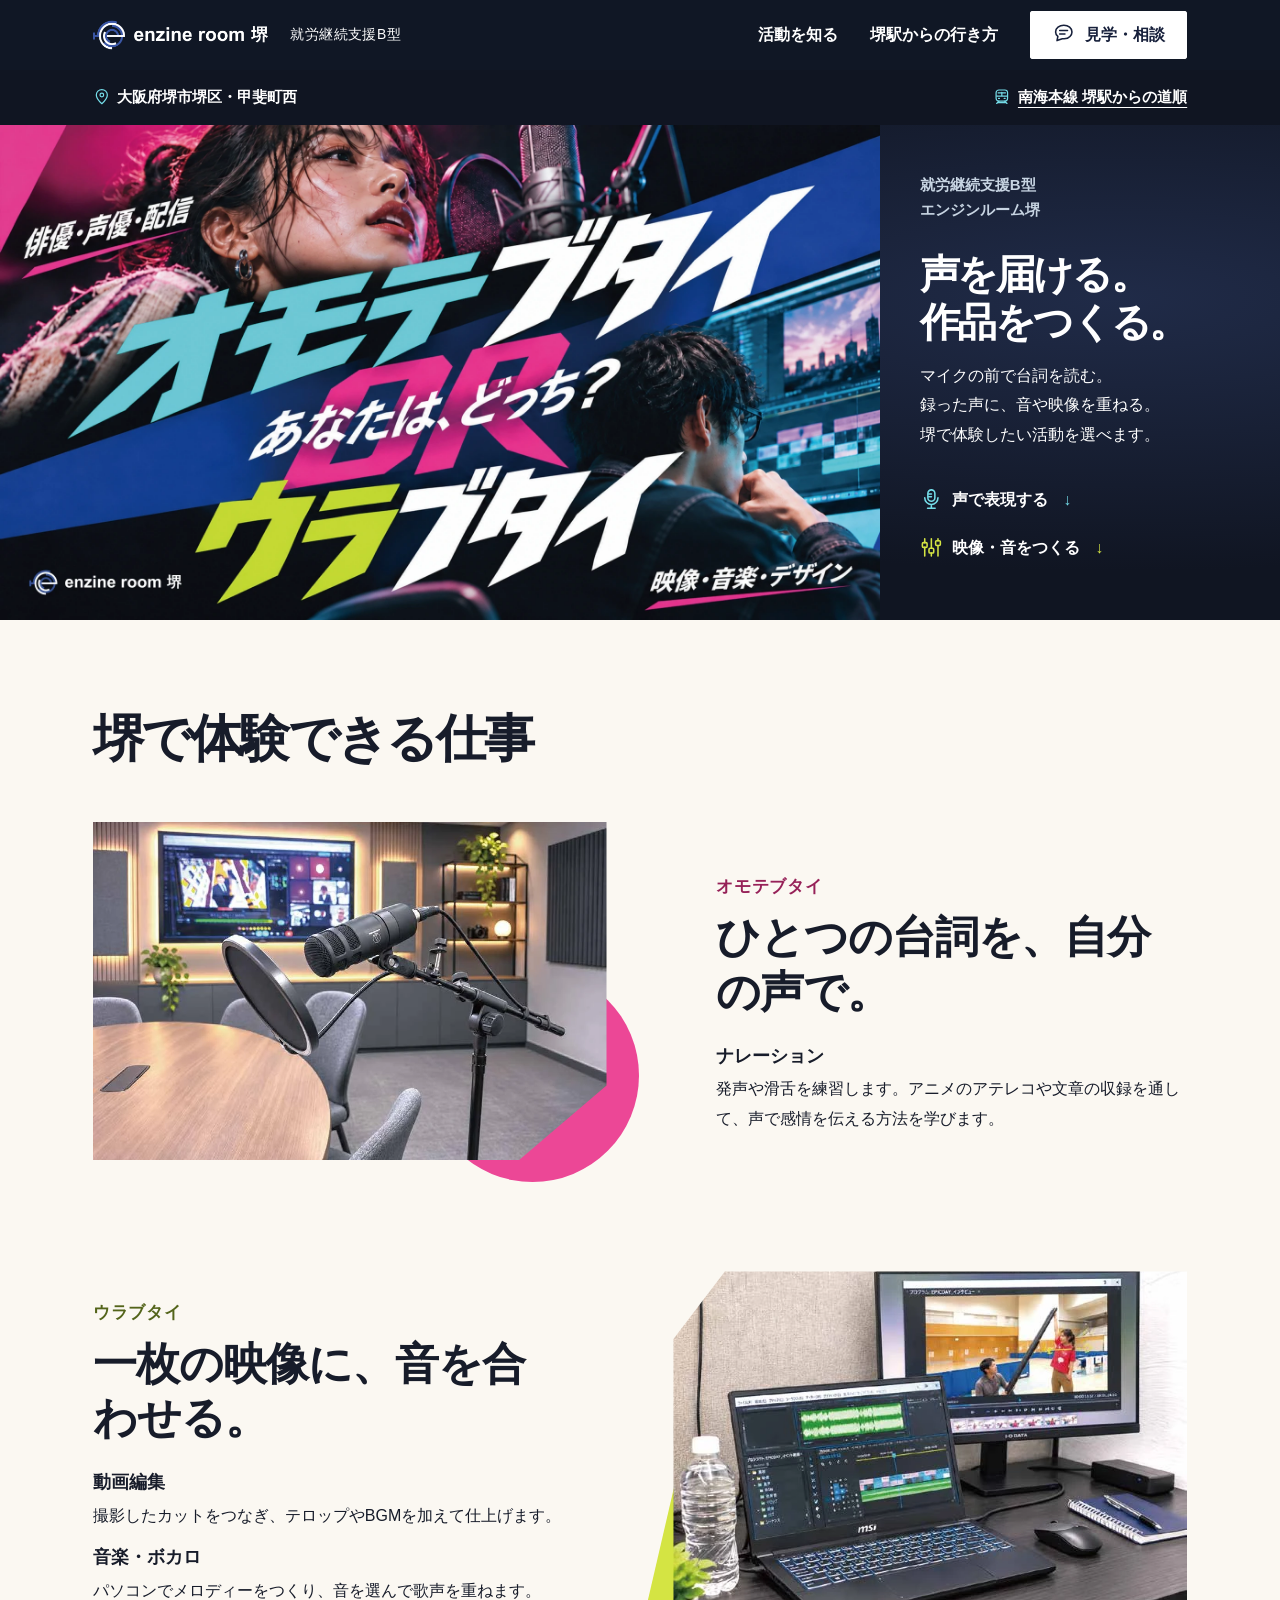
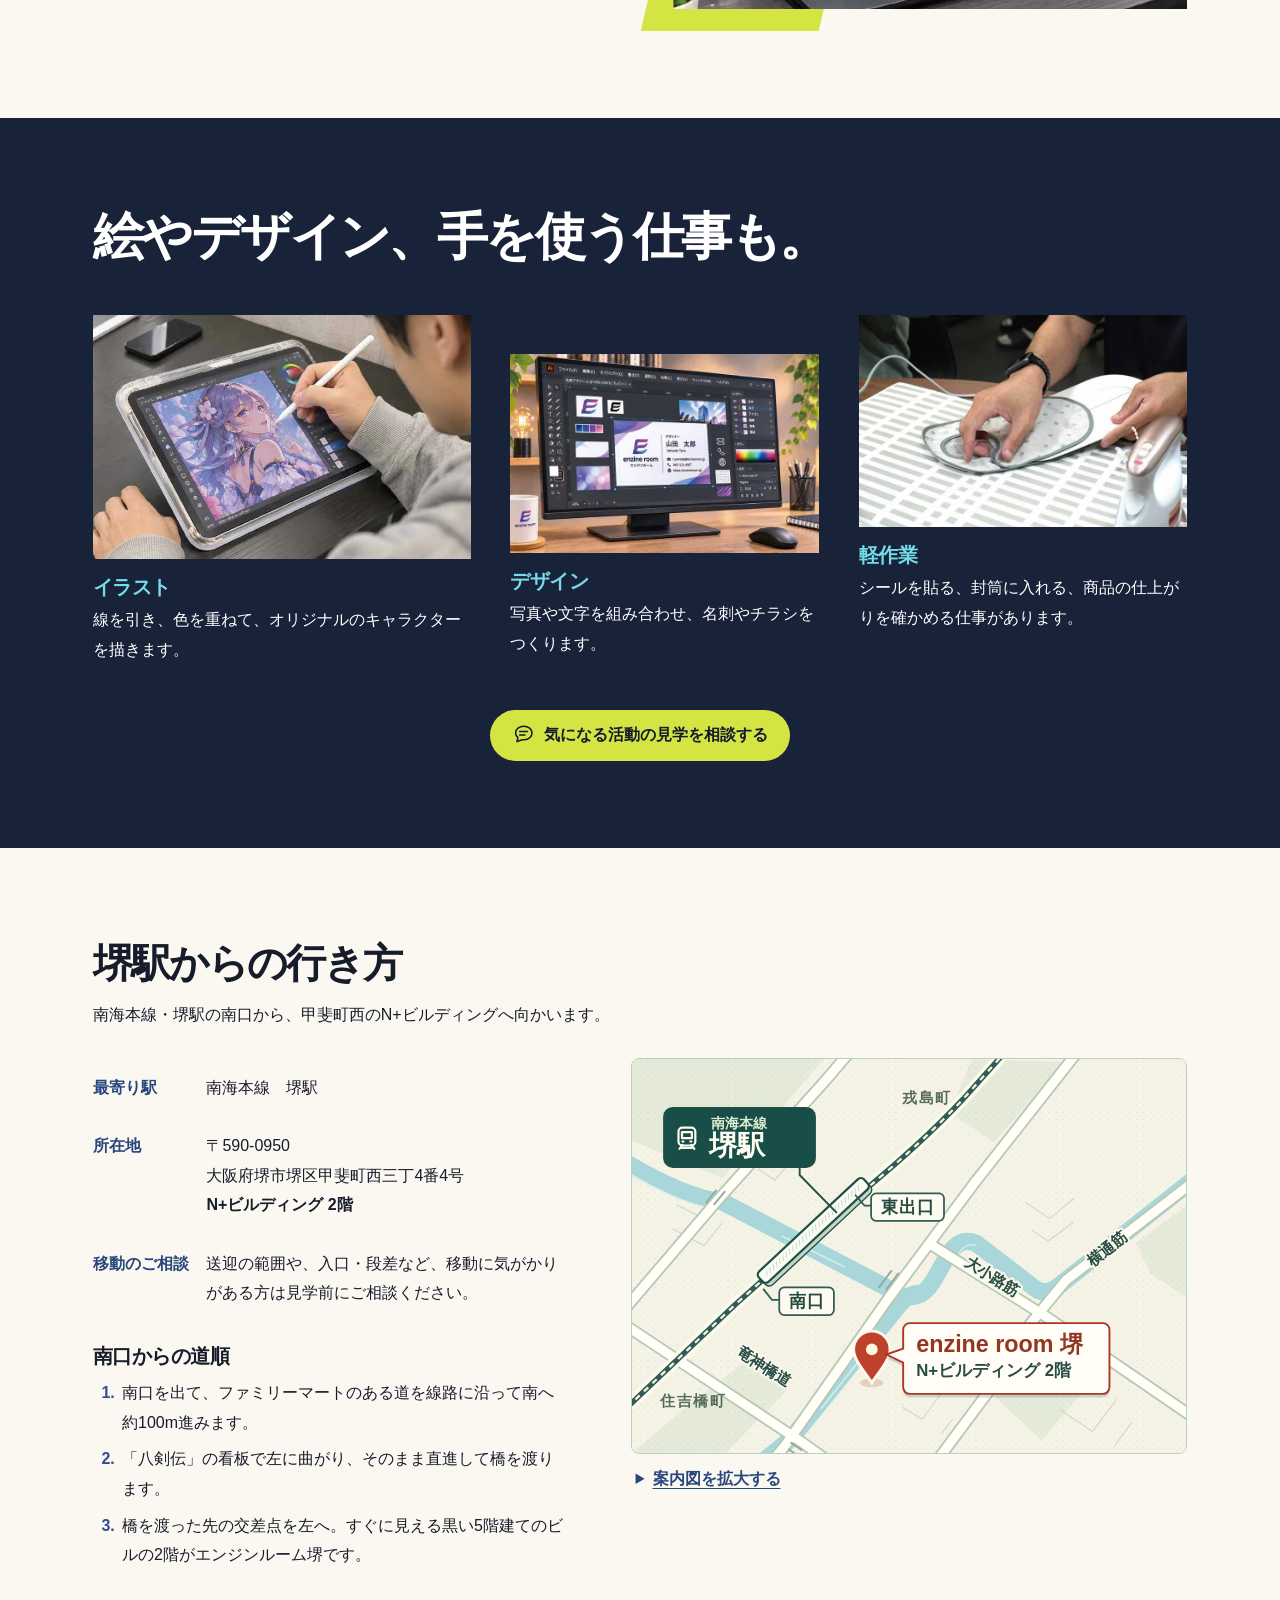
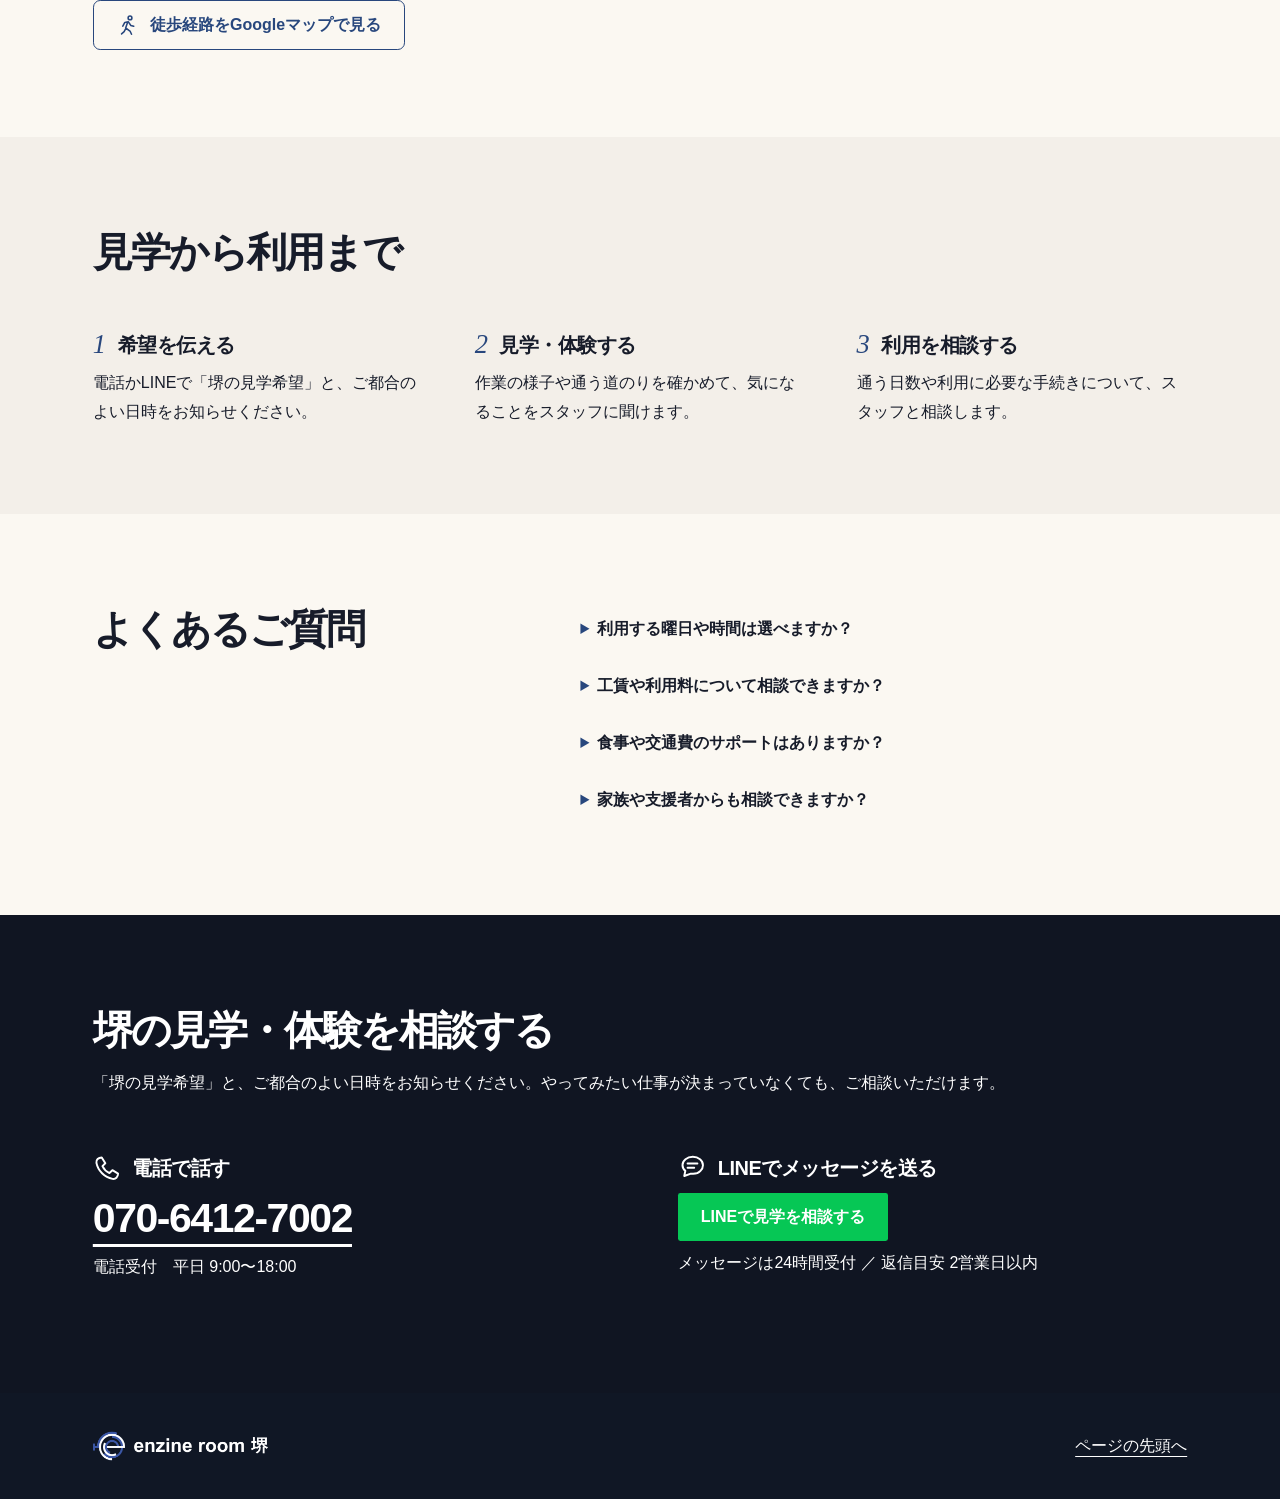
<file: lp/brand/stage.html>
<!doctype html>
<html lang="ja">
<head>
  <meta charset="utf-8">
  <meta name="viewport" content="width=device-width,initial-scale=1">
  <meta name="robots" content="noindex,nofollow">
  <meta name="description" content="南海本線堺駅・甲斐町西の就労継続支援B型、エンジンルーム堺。絵、動画、声、音楽と軽作業を体験できます。アクセスと見学のご相談はこちら。">
  <title>オモテブタイ OR ウラブタイ｜enzine room 堺・就労継続支援B型</title>
  <link rel="stylesheet" href="../assets/lp.css?v=adb6d2225e7d">
  <link rel="stylesheet" href="../assets/stage.css?v=da5fa31ce421">
  <link rel="stylesheet" href="assets/stage-brand.css?v=082ebf53d29f">
  <link rel="stylesheet" href="assets/room.css?v=993642a49785">
</head>
<body class="sk-page"><div class="sk-lp stage room-edition">
  <svg xmlns="http://www.w3.org/2000/svg" class="icon-library" aria-hidden="true" focusable="false">
  <symbol id="i-pin" viewBox="0 0 24 24"><path d="M19.5 9.6c0 5.3-7.5 11.8-7.5 11.8S4.5 14.9 4.5 9.6a7.5 7.5 0 1 1 15 0Z"/><circle cx="12" cy="9.5" r="2.5"/></symbol>
  <symbol id="i-rail" viewBox="0 0 24 24"><rect x="4.2" y="2.7" width="15.6" height="15" rx="3.8"/><path d="M5 11h14M12 6v5M7 6.5h10M8 18l-3 3m11-3 3 3M7 20h10"/><path d="M7.5 14.2h1.3m6.4 0h1.3"/></symbol>
  <symbol id="i-talk" viewBox="0 0 24 24"><path d="M19 14.3c-1.7 1.8-5.1 2.7-8.1 2.3l-5.6 2 .9-4.4a6.1 6.1 0 0 1-2.4-4.8c0-4 3.9-7 8.7-7s8.6 3.1 8.6 7.1c0 1.7-.8 3.5-2.1 4.8Z"/><path d="M8.1 8h8.3m-8.3 3.7h5.6"/></symbol>
  <symbol id="i-phone" viewBox="0 0 24 24"><path d="m7.4 2.9 3 4.9-2.4 2.4c1.1 2.4 3.3 4.7 5.9 5.9l2.5-2.4 4.8 2.9c-.2 2.9-2 4.9-4.7 4.4C9.8 19.8 4.2 14.2 2.9 7.5c-.5-2.7 1.7-4.4 4.5-4.6Z"/></symbol>
  <symbol id="i-art" viewBox="0 0 24 24"><path d="m4 19.4 1.7-5.6L16.6 3a2 2 0 0 1 2.9.1l1.2 1.2a2 2 0 0 1 .1 2.9L9.7 17.9 4 19.4ZM6.1 13.4l4.3 4.1m4.2-12.6 4.3 4.1M12.5 21h7.8"/></symbol>
  <symbol id="i-video" viewBox="0 0 24 24"><rect x="2.8" y="4.2" width="18.4" height="15.7" rx="2.1"/><path d="M3.4 9.1h17.2m-12.8-5 3.1 4.5m3.5-4.5 3 4.5m-7 3.1 4.1 2.7-4.1 2.8Z"/></symbol>
  <symbol id="i-music" viewBox="0 0 24 24"><path d="M8.5 17.2V6.4l11-2.6v10.9m-11-5.2 11-2.6"/><ellipse cx="5.9" cy="18.1" rx="2.7" ry="2.2"/><ellipse cx="16.8" cy="15.9" rx="2.7" ry="2.2"/></symbol>
  <symbol id="i-voice" viewBox="0 0 24 24"><rect x="8.3" y="2" width="7.4" height="12" rx="3.7"/><path d="M5 10.4a7 7 0 0 0 14 0M12 17.8v3.5m-4 0h8m-7-15h3.1m-3.1 3h3.1"/></symbol>
  <symbol id="i-design" viewBox="0 0 24 24"><rect x="3" y="3" width="12.8" height="12" rx="1.4"/><path d="M7 15.4v4.3a1 1 0 0 0 1 1h11.2a1.6 1.6 0 0 0 1.6-1.6v-10a1.4 1.4 0 0 0-1.4-1.4h-3.5M6 11l3-5 3.2 5Z"/></symbol>
  <symbol id="i-work" viewBox="0 0 24 24"><path d="m2.4 7.6 9.6-4.8 9.6 4.8v9L12 21.2l-9.6-4.6Zm0 0L12 12l9.6-4.4M12 12v9.2m-5-16 9.7 4.5v3.9"/></symbol>
  <symbol id="i-lunch" viewBox="0 0 24 24"><path d="M2.5 11h19c-.6 5.2-3.9 8.3-9.6 8.3S3.1 16.2 2.5 11ZM8.5 21h7M7 7.8C4.9 5.9 8.2 5.4 6.6 3.2M12 7.8c-2-2 1.1-2.5-.3-5m5.4 5.1c-1.8-2 1.1-2.5-.3-4.7"/></symbol>
  <symbol id="i-calendar" viewBox="0 0 24 24"><rect x="3" y="4.7" width="18" height="16" rx="2.3"/><path d="M3 10h18M7.7 2.4v4.5m8.6-4.5v4.5M7.8 14.5h2m4.4 0h2"/></symbol>
  <symbol id="i-walk" viewBox="0 0 24 24"><circle cx="14.8" cy="4.1" r="2"/><path d="m7.2 12.9 2.1-4 3.6-.8 2.8 4 3 .9m-6.4-4.4-2.1 6.2 4.6 3.2 1.6 3.4m-6-6.1-1.8 3.4L5.9 21"/></symbol>
  <symbol id="i-mixer" viewBox="0 0 24 24"><path d="M5 3v4m0 5v9m7-18v10m0 5v3m7-18v2m0 5v11"/><rect x="2.5" y="7" width="5" height="5" rx="1.2"/><rect x="9.5" y="13" width="5" height="5" rx="1.2"/><rect x="16.5" y="5" width="5" height="5" rx="1.2"/></symbol>
</svg>

  <a class="skip" href="#sk-main">本文へ移動</a>
  <header class="mast room-mast"><div class="wrap mast-inner">
    <a class="room-lockup" href="#sk-main" aria-label="エンジンルーム堺 ページ先頭"><img width="340" height="60" src="assets/sakai-lockup.png" alt="enzine room 堺"><span>就労継続支援B型</span></a>
    <nav aria-label="ページ内メニュー"><a class="nav-text" href="#sk-work">活動を知る</a><a class="nav-text" href="#sk-access">堺駅からの行き方</a><a class="nav-visit" href="#sk-contact"><svg class="ico" aria-hidden="true" focusable="false"><use href="#i-talk"/></svg> 見学・相談</a></nav>
  </div></header>
  <main id="sk-main" tabindex="-1"><section class="duo-hero" aria-labelledby="duo-title">
  <div class="duo-location wrap">
    <p><svg class="ico" aria-hidden="true" focusable="false"><use href="#i-pin"/></svg> 大阪府堺市堺区・甲斐町西</p><a href="#sk-access"><svg class="ico" aria-hidden="true" focusable="false"><use href="#i-rail"/></svg> 南海本線 堺駅からの道順</a>
  </div>
  <div class="duo-cover">
    <h1 id="duo-title"><img src="assets/stage-sakai-poster.webp" width="1920" height="1080" fetchpriority="high" alt="オモテブタイ OR ウラブタイ。あなたは、どっち？　俳優・声優・配信／映像・音楽・デザイン　enzine room 堺"></h1>
    <div class="duo-invitation">
      <p class="duo-service">就労継続支援B型 <br>エンジンルーム堺</p>
      <h2>声を届ける。<br>作品をつくる。</h2>
      <p>マイクの前で台詞を読む。<br>録った声に、音や映像を重ねる。<br>堺で体験したい活動を選べます。</p>
      <nav class="duo-choices" aria-label="興味のある活動へ">
        <a href="#sk-voice"><svg class="ico" aria-hidden="true" focusable="false"><use href="#i-voice"/></svg> 声で表現する<span aria-hidden="true">↓</span></a>
        <a href="#sk-edit"><svg class="ico" aria-hidden="true" focusable="false"><use href="#i-mixer"/></svg> 映像・音をつくる<span aria-hidden="true">↓</span></a>
      </nav>
    </div>
  </div>
</section>

<section class="duo-work" aria-labelledby="sk-work"><div class="wrap section">
  <h2 id="sk-work">堺で体験できる仕事</h2>
  <article class="duo-scene duo-front" id="sk-voice" tabindex="-1" aria-labelledby="duo-voice-title">
    <div class="duo-still"><img src="../assets/voice.webp" width="886" height="665" loading="lazy" alt="録音ブースに用意されたマイクと譜面台"></div>
    <div class="duo-scene-copy">
      <p class="duo-side">オモテブタイ</p>
      <h3 id="duo-voice-title">ひとつの台詞を、<wbr>自分の声で。</h3>
      <dl><dt>ナレーション</dt><dd>発声や滑舌を練習します。アニメのアテレコや文章の収録を通して、声で感情を伝える方法を学びます。</dd></dl>
    </div>
  </article>
  <article class="duo-scene duo-back" id="sk-edit" tabindex="-1" aria-labelledby="duo-edit-title">
    <div class="duo-still"><img src="../assets/video.webp" width="662" height="497" loading="lazy" alt="ノートパソコンの編集画面と、映像を確認するためのモニター"></div>
    <div class="duo-scene-copy">
      <p class="duo-side">ウラブタイ</p>
      <h3 id="duo-edit-title">一枚の映像に、<wbr>音を合わせる。</h3>
      <dl><dt>動画編集</dt><dd>撮影したカットをつなぎ、テロップやBGMを加えて仕上げます。</dd>
        <dt>音楽・ボカロ</dt><dd>パソコンでメロディーをつくり、音を選んで歌声を重ねます。</dd></dl>
    </div>
  </article>
</div></section>
<section class="duo-hands" aria-labelledby="sk-other"><div class="wrap section">
  <h2 id="sk-other">絵やデザイン、<wbr>手を使う仕事も。</h2>
  <div class="duo-contact-sheet">
    <figure><img src="../assets/illustration.webp" width="691" height="519" loading="lazy" alt="ペンで人物を描いているタブレット"><figcaption><h3>イラスト</h3><p>線を引き、色を重ねて、オリジナルのキャラクターを描きます。</p></figcaption></figure>
    <figure><img src="../assets/design.webp" width="846" height="478" loading="lazy" alt="名刺の文字やロゴを配置したデザイン画面"><figcaption><h3>デザイン</h3><p>写真や文字を組み合わせ、名刺やチラシをつくります。</p></figcaption></figure>
    <figure><img src="../assets/work.webp" width="744" height="558" loading="lazy" alt="机に広げたシートを扱う手元"><figcaption><h3>軽作業</h3><p>シールを貼る、封筒に入れる、商品の仕上がりを確かめる仕事があります。</p></figcaption></figure>
  </div>
  <a class="duo-visit" href="#sk-contact"><svg class="ico" aria-hidden="true" focusable="false"><use href="#i-talk"/></svg> 気になる活動の見学を相談する</a>
</div></section>

<section class="wrap section access" aria-labelledby="sk-access">
  <div class="access-head"><h2 id="sk-access">堺駅からの行き方</h2><p>南海本線・堺駅の南口から、甲斐町西のN+ビルディングへ向かいます。</p></div>
  <div class="access-grid"><div class="access-table"><dl class="loc"><div><dt>最寄り駅</dt><dd>南海本線　堺駅</dd></div><div><dt>所在地</dt><dd>〒590-0950<br>大阪府堺市堺区甲斐町西三丁4番4号<br><b>N+ビルディング 2階</b></dd></div><div><dt>移動のご相談</dt><dd>送迎の範囲や、入口・段差など、移動に気がかりがある方は見学前にご相談ください。</dd></div></dl>
    <div class="room-route"><h3>南口からの道順</h3><ol>
      <li>南口を出て、ファミリーマートのある道を線路に沿って南へ約100m進みます。</li>
      <li>「八剣伝」の看板で左に曲がり、そのまま直進して橋を渡ります。</li>
      <li>橋を渡った先の交差点を左へ。すぐに見える黒い5階建てのビルの2階がエンジンルーム堺です。</li>
    </ol></div><a class="button outline" href="https://www.google.com/maps/dir/?api=1&amp;origin=%E5%A0%BA%E9%A7%85+%E5%8D%97%E6%B5%B7%E6%9C%AC%E7%B7%9A+%E5%A4%A7%E9%98%AA%E5%BA%9C%E5%A0%BA%E5%B8%82&amp;destination=%E5%A4%A7%E9%98%AA%E5%BA%9C%E5%A0%BA%E5%B8%82%E5%A0%BA%E5%8C%BA%E7%94%B2%E6%96%90%E7%94%BA%E8%A5%BF%E4%B8%89%E4%B8%814%E7%95%AA4%E5%8F%B7+N%2B%E3%83%93%E3%83%AB%E3%83%87%E3%82%A3%E3%83%B3%E3%82%B0&amp;travelmode=walking"><svg class="ico" aria-hidden="true" focusable="false"><use href="#i-walk"/></svg> 徒歩経路をGoogleマップで見る</a></div>
    <figure class="paper-map"><img src="../assets/sakai-guide.svg" width="760" height="540" alt="南海本線堺駅の東出口・南口と、エンジンルーム堺の位置を示す周辺案内図"><details class="map-zoom"><summary><span class="closed-label">案内図を拡大する</span><span class="open-label">案内図を元の大きさに戻す</span></summary><p>図の中を左右にスクロールできます。</p><div class="map-pan" tabindex="0" role="region" aria-label="拡大した周辺案内図"><img src="../assets/sakai-guide.svg" width="760" height="540" alt="堺駅の東出口・南口とN+ビルディングの位置を示す拡大図"></div></details></figure></div>
</section>

<section class="visit-paper"><div class="wrap section"><h2>見学から利用まで</h2>
  <ol class="steps"><li><h3>希望を伝える</h3><p>電話かLINEで「堺の見学希望」と、ご都合のよい日時をお知らせください。</p></li><li><h3>見学・体験する</h3><p>作業の様子や通う道のりを確かめて、気になることをスタッフに聞けます。</p></li><li><h3>利用を相談する</h3><p>通う日数や利用に必要な手続きについて、スタッフと相談します。</p></li></ol>
</div></section>

<section class="wrap section faq"><h2>よくあるご質問</h2><div>
  <details><summary>利用する曜日や時間は選べますか？</summary><p>10時〜15時のサービス提供時間の中で、通う日数や時間は個別に相談できます。土曜・日曜は定休日です。</p></details>
  <details><summary>工賃や利用料について相談できますか？</summary><p>見学時に工賃の対象になる作業や算定方法、利用にかかる費用についてお尋ねください。</p></details>
<details><summary>食事や交通費のサポートはありますか？</summary><p>食事の提供と、上限のある交通費支給制度があります。費用や対象条件は見学時にご相談ください。</p></details>
  <details><summary>家族や支援者からも相談できますか？</summary><p>はい。電話またはLINEで、堺の事業所について知りたいことをお伝えください。</p></details></div></section>

<section class="contact" aria-labelledby="sk-contact"><div class="wrap section">
  <div class="contact-heading"><h2 id="sk-contact">堺の見学・体験を相談する</h2><p>「堺の見学希望」と、ご都合のよい日時をお知らせください。やってみたい仕事が決まっていなくても、ご相談いただけます。</p></div>
  <div class="contact-options"><div><h3><svg class="ico" aria-hidden="true" focusable="false"><use href="#i-phone"/></svg> 電話で話す</h3><a class="phone-number" href="tel:07064127002">070-6412-7002</a><p>電話受付　平日 9:00〜18:00</p></div>
  <div><h3><svg class="ico" aria-hidden="true" focusable="false"><use href="#i-talk"/></svg> LINEでメッセージを送る</h3><a class="button line" href="https://page.line.me/282tgzfw?oat_content=url&amp;openQrModal=true">LINEで見学を相談する</a><p>メッセージは24時間受付 ／ 返信目安 2営業日以内</p></div></div>
</div></section>
</main>
  <footer class="room-foot"><div class="wrap"><img width="340" height="60" src="assets/sakai-lockup.png" alt="enzine room 堺"><a href="#sk-main">ページの先頭へ</a></div></footer>
</div></body></html>
</file>
<file: lp/assets/lp.css>
body.sk-page { margin: 0; }
.sk-lp {
  --paper: #fffdf9; --ink: #282b35; --muted: #5d5b56; --accent: #aa3a20;
  --shade: #f7efe0; --rule: #d9cdbd; --deep: #28333e; --light: #fffdf8;
  color: var(--ink); background: var(--paper); font: 500 1rem/1.85 "Yu Gothic", "Hiragino Kaku Gothic ProN", Meiryo, sans-serif;
  font-feature-settings: "palt"; overflow-wrap: anywhere; line-break: strict;
}
.sk-lp.studio { --paper: #fffdf7; --ink: #20243e; --accent: #2d3e91; --shade: #eeeff7; --rule: #d2d3da; --deep: #202845; }
.sk-lp.guide { --paper: #fcfcf6; --ink: #173e3c; --accent: #185d53; --shade: #e9f1e8; --rule: #c7d6c9; --deep: #164a45; }
.sk-lp *, .sk-lp *::before, .sk-lp *::after { box-sizing: border-box; }
.sk-lp :where(h1,h2,h3,p,figure,dl,dd,ol) { margin: 0; }
.sk-lp a { color: inherit; text-underline-offset: .3em; text-decoration-thickness: .08em; }
.sk-lp a:hover { text-decoration: underline; }
.sk-lp :focus-visible { outline: 3px solid #0065ba; outline-offset: 4px; box-shadow: 0 0 0 3px white; }
.sk-lp img { display: block; width: 100%; height: auto; }
.sk-lp .wrap { width: min(85.5%, 73rem); margin-inline: auto; }
.sk-lp .section { padding-block: clamp(3.6rem, 6.8vw, 6.6rem); }
.sk-lp .icon-library { width: 0; height: 0; position: absolute; overflow: hidden; }
.sk-lp .ico { display: inline-block; flex: 0 0 auto; width: 1.42em; height: 1.42em; fill: none; stroke: currentColor; stroke-width: 1.65; stroke-linecap: round; stroke-linejoin: round; }
.sk-lp .sr, .sk-lp .skip:not(:focus) { position: absolute; height: 1px; width: 1px; clip-path: inset(50%); overflow: hidden; }
.sk-lp .skip:focus { position: absolute; z-index: 3; inset: 0 auto auto 0; background: white; color: black; padding: .8em; }
.sk-lp .mast { background: var(--paper); border-bottom: 1px solid var(--rule); }
.sk-lp .mast-inner { min-height: 5.1rem; display: flex; align-items: center; justify-content: space-between; gap: 1.2rem; }
.sk-lp .brand { display: inline-flex; align-items: center; gap: .25rem; text-decoration: none; min-height: 48px; }
.sk-lp .brand img { width: 3.45rem; height: 3.45rem; object-fit: contain; }
.sk-lp .brand span { display: grid; gap: .1rem; }
.sk-lp .brand small { font-size: .79rem; letter-spacing: .15em; font-weight: 700; line-height: 1.3; }
.sk-lp .brand b { font: 750 1.39rem/1.15 "Arial",sans-serif; letter-spacing: -.045em; }
.sk-lp .brand strong { font: 750 .95em/1 "Yu Gothic",sans-serif; }
.sk-lp .mast nav { display: flex; align-items: center; gap: clamp(.9rem,2.5vw,2.5rem); }
.sk-lp .mast nav a, .sk-lp .button, .sk-lp .local-strip a, .sk-lp .text-link, .sk-lp .footer a { display: inline-flex; align-items: center; justify-content: center; font-weight: 700; min-height: 3rem; }
.sk-lp .mast nav a { text-decoration: none; }
.sk-lp .mast nav a:hover { text-decoration: underline; }
.sk-lp .nav-visit { gap: .6em; padding: .5rem 1.35rem; border-radius: 4rem; color: white; background: var(--deep); }
.sk-lp h1,.sk-lp h2,.sk-lp h3 { line-height: 1.42; text-wrap: pretty; }
.sk-lp h1 { font-weight: 800; letter-spacing: -.055em; }
.sk-lp h2 { font-weight: 750; font-size: clamp(1.85rem,3.15vw,3rem); letter-spacing: -.05em; }
.sk-lp h3 { font-size: 1.25rem; letter-spacing: -.025em; }
.sk-lp h1 em { color: var(--accent); font-style: normal; }
.sk-lp .place { display: flex; align-items: center; gap: .45em; font-weight: 750; letter-spacing: .035em; font-size: .97rem; }
.sk-lp .place .ico { color: var(--accent); }
.sk-lp .button { gap: .7em; border-radius: .45rem; padding: .72rem 1.4rem; text-decoration: none; text-align: center; font-size: 1rem; line-height: 1.55; }
.sk-lp .button.action { background: var(--accent); color: white; }
.sk-lp .button.outline { border: 1.5px solid var(--accent); color: var(--accent); }
.sk-lp .button:hover { text-decoration: underline; }
.sk-lp .text-link { margin-top: 1rem; color: var(--accent); }
.sk-lp .welcome-cover { background: #fff5df; }
.sk-lp .welcome-grid { width: min(90%,83rem); display: grid; grid-template-columns: .8fr 1.22fr; grid-template-rows: auto auto; column-gap: clamp(1.5rem,4vw,4.8rem); align-content: center; padding-block: clamp(2.3rem,4.3vw,4.4rem); }
.sk-lp .cover-intro { align-self: end; padding-left: clamp(0rem,1.4vw,1.55rem); container-type: inline-size; }
.sk-lp .welcome-cover h1 { font: 800 clamp(2.85rem,4.45vw,5.05rem)/1.38 "Yu Mincho","Hiragino Mincho ProN","Noto Serif JP",serif; letter-spacing: -.075em; margin: .55rem 0 1.05rem; }
.sk-lp .cover-body { padding-left: clamp(0rem,1.4vw,1.55rem); }
.sk-lp .cover-body p { max-width: 28em; }
.sk-lp .cover-body .button { margin-top: 1.45rem; border-radius: 3rem; }
.sk-lp .welcome-art { grid-column: 2; grid-row: 1 / 3; align-self: center; }
.sk-lp .welcome-art img { border-radius: 6.5rem .8rem 4.1rem .8rem; }
.sk-lp .local-band { background: #f1dab0; }
.sk-lp .local-strip { display: flex; gap: .55rem clamp(1.3rem,3.6vw,3.9rem); padding-block: .65rem; align-items: center; flex-wrap: wrap; }
.sk-lp .local-strip p { display: inline-flex; align-items: center; gap: .65em; }
.sk-lp .local-strip .ico { color: #7a3926; }
.sk-lp .local-strip a { margin-left: auto; }
.sk-lp .open-note,.sk-lp .split-work,.sk-lp .guide-location,.sk-lp .faq { display: grid; grid-template-columns: .82fr 1.25fr; gap: clamp(2rem,7vw,7rem); align-items: start; }
.sk-lp .open-note h2,.sk-lp.welcome .work-opening h2,.sk-lp.welcome .contact h2 { font-family: "Yu Mincho","Hiragino Mincho ProN",serif; }
.sk-lp .open-note h2 + p,.sk-lp .work-opening h2 + p,.sk-lp .guide-location h2 + p { margin-top: 1rem; }
.sk-lp .open-note h2 + p { max-width: 22em; }
.sk-lp .qa-note > div { border-top: 1px solid var(--rule); padding: 1rem 0 1.15rem; }
.sk-lp .qa-note dt { font-size: 1.18rem; font-weight: 700; margin-bottom: .3rem; }
.sk-lp .qa-note dd { color: var(--muted); }
.sk-lp .work-paper { background: var(--shade); }
.sk-lp .work-photo { margin-top: 1.65rem; aspect-ratio: 1.53; object-fit: cover; border-radius: .35rem 2.75rem .35rem .35rem; }
.sk-lp .work-index > div { position: relative; border-top: 1px solid var(--rule); padding: .75rem 0 .75rem 3rem; }
.sk-lp .work-index dt,.sk-lp .feature-list dt { display: flex; align-items: center; gap: .6em; font-size: 1.19rem; font-weight: 750; }
.sk-lp .work-index dt .ico { position: absolute; left: .1rem; top: 1.1rem; color: var(--accent); width: 1.65rem; height: 1.65rem; }
.sk-lp .work-index dd,.sk-lp .feature-list dd { margin-top: .1rem; }
.sk-lp .studio-cover { background: #202c60; color: #fffdf4; }
.sk-lp .studio-cover-grid { display: grid; grid-template-columns: minmax(20rem,.87fr) 1.13fr; max-width: 110rem; margin-inline: auto; }
.sk-lp .studio-copy { padding: clamp(2.6rem,5.3vw,5.8rem) clamp(1.5rem,3vw,3.25rem) clamp(2.6rem,5.3vw,5.8rem) max(7.25vw,calc((100vw - 73rem) / 2)); }
.sk-lp .studio-cover h1 { font-size: clamp(3.35rem,5vw,5.7rem); line-height: 1.19; margin: 1.2rem 0; letter-spacing: -.07em; }
.sk-lp .studio-cover h1 em,.sk-lp .studio-cover .place .ico { color: #ffba70; }
.sk-lp .studio-cover .button { margin-top: 1.3rem; color: #202c60; background: #fff9ef; border-radius: .15rem; }
.sk-lp .studio-actions { display: flex; align-items: center; flex-wrap: wrap; gap: .25rem 1rem; margin-top: 1rem; }
.sk-lp .studio-actions .button { margin: 0; }
.sk-lp .studio-actions > a + a { display: inline-flex; align-items: center; min-height: 3rem; font-weight: 700; }
.sk-lp .studio-cover figure img { height: 100%; object-fit: cover; object-position: 52% center; }
.sk-lp .studio-index { margin: 1.5rem 0 2rem; display: flex; gap: .5rem 1.75rem; flex-wrap: wrap; }
.sk-lp .studio-index a { display: inline-flex; gap: .5em; align-items: center; font-weight: 750; min-height: 3rem; color: var(--accent); }
.sk-lp .discipline { display: grid; grid-template-columns: 1.05fr 1fr; align-items: center; gap: clamp(1.5rem,5vw,5rem); border-top: 1px solid var(--rule); padding-block: 2.6rem; }
.sk-lp .discipline > img { aspect-ratio: 1.65; object-fit: cover; }
.sk-lp .discipline:nth-of-type(2) > img { grid-column: 2; grid-row: 1; }
.sk-lp .discipline:nth-of-type(2) > div { grid-column: 1; grid-row: 1; }
.sk-lp .discipline h3 { font-size: clamp(1.45rem,2.5vw,2.1rem); margin-bottom: .85rem; }
.sk-lp .feature-list dt { font-size: 1.07rem; color: var(--accent); }
.sk-lp .feature-list > div + div { margin-top: .85rem; }
.sk-lp .guide-cover { background-color: #e3efe5; border-bottom: 5px solid #e7a65a; }
.sk-lp .guide-grid { display: grid; grid-template-columns: .78fr 1.22fr; gap: 0 clamp(1rem,4vw,4rem); padding-block: clamp(2rem,4vw,4rem); }
.sk-lp .guide-intro { align-self: end; }
.sk-lp .guide-intro .place { font-size: 1.08rem; color: #215a50; }
.sk-lp .guide-intro h1 { font-size: clamp(3.1rem,5vw,5.25rem); line-height: 1.19; margin: 1rem 0 1.3rem; }
.sk-lp .guide-intro > p:last-child { border-left: .23rem solid #c46b35; padding-left: .95rem; }
.sk-lp .guide-action { margin-top: 1.25rem; }
.sk-lp .guide-action .button { margin-top: 1rem; }
.sk-lp .guide-map { align-self: center; grid-column: 2; grid-row: 1 / 3; }
.sk-lp .guide-map img,.sk-lp .paper-map img { border: 1px solid #b9cfc0; border-radius: .5rem; background: #fbfaf5; }
.sk-lp .guide-map,.sk-lp .paper-map { min-width: 0; }
.sk-lp .map-zoom summary { cursor: pointer; width: fit-content; min-height: 3rem; padding: .6rem .3rem; color: var(--accent); font-weight: 700; text-decoration: underline; text-underline-offset: .25em; }
.sk-lp .map-zoom .open-label,.sk-lp .map-zoom[open] .closed-label,.sk-lp figure:has(.map-zoom[open]) > img { display: none; }
.sk-lp .map-zoom[open] .open-label { display: inline; }
.sk-lp .map-pan { overflow-x: auto; max-width: 100%; margin-block: .45rem; }
.sk-lp .map-pan img { width: max(58rem,125%); max-width: none; }
.sk-lp .guide-support,.sk-lp .visit-paper { background: var(--shade); }
.sk-lp .support-list,.sk-lp .steps { display: grid; grid-template-columns: repeat(3,1fr); gap: clamp(1.5rem,4vw,3.5rem); margin-top: 1.85rem; }
.sk-lp .support-list article { border-top: 2px solid var(--accent); padding-top: 1rem; }
.sk-lp .support-list .ico { width: 2rem; height: 2rem; color: var(--accent); margin: .3rem 0 .45rem; }
.sk-lp .support-list p,.sk-lp .steps p { margin-top: .45rem; }
.sk-lp .guide-location,.sk-lp .access-grid { align-items: start; }
.sk-lp .access-head p { margin-top: .5rem; }
.sk-lp .access-grid { display: grid; grid-template-columns: .92fr 1.08fr; gap: clamp(2rem,5vw,5rem); margin-top: 1.8rem; }
.sk-lp .loc > div { display: grid; grid-template-columns: 6.2em 1fr; gap: .9rem; padding: .9rem 0; border-top: 1px solid var(--rule); }
.sk-lp .loc dt { font-weight: 700; color: var(--accent); }
.sk-lp .access-table .button { margin-top: 1rem; }
.sk-lp .steps { list-style: none; counter-reset: visit; padding: 0; }
.sk-lp .steps li { position: relative; counter-increment: visit; border-top: 1px solid var(--rule); padding-top: 1.15rem; }
.sk-lp .steps li h3 { display: flex; align-items: center; gap: .6em; }
.sk-lp .steps li h3::before { content: counter(visit); color: var(--accent); font: italic 1.65rem Georgia,serif; }
.sk-lp .faq details { border-top: 1px solid var(--rule); }
.sk-lp .faq details:last-child { border-bottom: 1px solid var(--rule); }
.sk-lp .faq summary { min-height: 3rem; padding-block: .85rem; cursor: pointer; font-weight: 700; }
.sk-lp .faq summary::marker { color: var(--accent); }
.sk-lp .faq details p { padding: 0 0 1rem 1.1rem; }
.sk-lp .contact { background: var(--deep); color: var(--light); }
.sk-lp .contact-heading p { margin-top: .55rem; }
.sk-lp .contact-options { display: grid; grid-template-columns: 1fr 1fr; margin-top: 2rem; border-block: 1px solid #ffffff65; }
.sk-lp .contact-options > div { padding: 1.55rem .5rem 1.55rem 0; }
.sk-lp .contact-options > div + div { border-left: 1px solid #ffffff65; padding-left: clamp(1.2rem,4vw,3.75rem); }
.sk-lp .contact-options h3 { display: flex; align-items: center; gap: .55em; margin-bottom: .65rem; }
.sk-lp .phone-number { display: inline-flex; align-items: center; min-height: 3rem; font: 700 clamp(1.75rem,3.2vw,3rem)/1.25 Arial,sans-serif; letter-spacing: -.035em; }
.sk-lp .button:is(.line,.wd-line) {
  color: #fff; background: #06c755;
  text-shadow: none;
}
.sk-lp .contact-options a + p { margin-top: .45rem; }
.sk-lp .contact-small { font-size: .9rem; }
.sk-lp .footer { display: flex; align-items: center; justify-content: space-between; gap: .7rem; padding-block: .85rem; flex-wrap: wrap; }
@media(max-width: 58rem) {
  .sk-lp .mast-inner, .sk-lp .mast nav { flex-wrap: wrap; }
  .sk-lp .mast nav { max-width: 100%; }
  .sk-lp .mast .nav-visit { white-space: nowrap; }
  .sk-lp .wrap { width: 90%; }
  .sk-lp .wide { display: none; }
  .sk-lp .welcome-grid { grid-template-columns: .93fr 1.07fr; column-gap: 1.5rem; }
  .sk-lp .welcome-cover h1 { font-size: clamp(2.4rem,5.1vw,3rem); }
  .sk-lp .cover-intro,.sk-lp .cover-body { padding-left: 0; }
  .sk-lp .studio-copy { padding-left: 5vw; }
  .sk-lp .guide-grid { grid-template-columns: .9fr 1.1fr; }
}
@media(max-width: 44rem) {
  .sk-lp .wrap { width: 89.5%; }
  .sk-lp .section { padding-block: 3.25rem; }
  .sk-lp .mast-inner { min-height: 4.1rem; gap: .45rem; }
  .sk-lp .brand img { width: 2.5rem; height: 2.5rem; }
  .sk-lp .brand b { font-size: 1.12rem; }
  .sk-lp .brand small { font-size: .72rem; }
  .sk-lp .mast nav .nav-text { display: none; }
  .sk-lp .mast nav .nav-visit { padding: .45rem .85rem; min-height: 2.8rem; font-size: .93rem; gap: .3em; }
  .sk-lp .place { font-size: .91rem; }
  .sk-lp .welcome-grid,.sk-lp .guide-grid { grid-template-columns: minmax(0,1fr); padding-block: 1.55rem 1.85rem; gap: 1rem; }
  .sk-lp .welcome-cover h1 { font-size: clamp(2.45rem,9.7vw,3.9rem); line-height: 1.3; margin: .45rem 0 0; }
  .sk-lp .welcome-art,.sk-lp .guide-map { grid-column: 1; grid-row: 2; }
  .sk-lp .welcome-art img { aspect-ratio: 1.85; object-fit: cover; border-radius: 2.7rem .4rem 2.2rem .4rem; }
  .sk-lp .cover-body .button { margin-top: .9rem; }
  .sk-lp .local-strip { gap: .1rem 1.1rem; padding-block: .75rem; }
  .sk-lp .local-strip p { font-size: .95rem; }
  .sk-lp .local-strip a { margin: 0; justify-content: start; }
  .sk-lp .open-note,.sk-lp .split-work,.sk-lp .faq,.sk-lp .guide-location,.sk-lp .access-grid,.sk-lp .contact-options,.sk-lp .support-list,.sk-lp .steps { grid-template-columns: minmax(0,1fr); gap: 1.4rem; }
  .sk-lp .open-note h2 br { display: none; }
  .sk-lp .work-photo { max-height: 15rem; object-fit: cover; }
  .sk-lp .studio-cover-grid { display: flex; flex-direction: column; }
  .sk-lp .studio-copy { display: grid; grid-template-columns: 1fr; padding: 1.65rem 5.25%; }
  .sk-lp .studio-cover h1 { font-size: clamp(2.55rem,10.7vw,4.2rem); margin: .65rem 0; letter-spacing: -.07em; }
  .sk-lp .studio-cover h1 br:first-of-type { display: none; }
  .sk-lp .studio-cover .button { justify-self: start; margin-top: .9rem; }
  .sk-lp .studio-cover figure img { aspect-ratio: 2.05; height: auto; object-fit: cover; }
  .sk-lp .studio-index { gap: .2rem 1.1rem; }
  .sk-lp .discipline { display: flex; flex-direction: column; align-items: stretch; gap: 1.15rem; padding-block: 1.75rem; }
  .sk-lp .guide-intro h1 { font-size: clamp(2.55rem,10.6vw,4.3rem); margin: .6rem 0 .85rem; }
  .sk-lp .guide-action { margin: 0; }
  .sk-lp .support-list article { display: grid; grid-template-columns: 2.2rem 1fr; align-items: center; gap: .2rem .65rem; }
  .sk-lp .support-list p { grid-column: 2; margin: 0; }
  .sk-lp .loc > div { grid-template-columns: 1fr; gap: .2rem; }
  .sk-lp .contact-options { gap: 0; }
  .sk-lp .contact-options > div + div { border-left: 0; border-top: 1px solid #ffffff65; padding-left: 0; }
  .sk-lp .footer { font-size: .9rem; }
}
@media(forced-colors: active) {
  .sk-lp .button,.sk-lp .nav-visit { border: 1px solid ButtonText; }
}
@supports (font-size: 1cqi) {
  .sk-lp .welcome-cover h1 { font-size: min(clamp(2.45rem,4.45vw,5.05rem),11.9cqi); }
}
</file>
<file: lp/assets/wonder.css>
.sk-lp.wonder {
  --paper: #fff;
  --ink: #302c28;
  --muted: #544f49;
  --accent: #97400d;
  --deep: #7b360c;
  --rule: #e5d6c5;
  --shade: #fff4e8;
  background: var(--paper);
}
.sk-lp.wonder .mast { border-bottom: 3px solid #f2a451; }
.sk-lp.wonder .nav-visit { background: #8b370b; color: #fff; }
.sk-lp.wonder .wd-cover { position: relative; isolation: isolate; background: linear-gradient(122deg,#fff0dc 0%,#fffaf5 33%,#fff5eb 69%,#faeadf 100%); }
.sk-lp.wonder .wd-cover-art { position: absolute; inset: 0 0 0 auto; width: min(79%,77rem); z-index: -1; overflow: hidden; mask-image: linear-gradient(to right,transparent 0%,#000 29%); }
.sk-lp.wonder .wd-cover-art img { position: absolute; right: 0; top: 0; height: 100%; width: auto; max-width: none; }
.sk-lp.wonder .wd-cover-inner { position: relative; padding-block: clamp(2.2rem,4.5vw,5rem); }
.sk-lp.wonder .wd-place { display: flex; align-items: center; gap: .42em; color: #56371c; font-weight: 750; }
.sk-lp.wonder .wd-cover h1 { font-size: clamp(2.65rem,4.7vw,5rem); letter-spacing: -.065em; line-height: 1.45; margin: .5rem 0 .6rem; }
.sk-lp.wonder .wd-cover h1 span,.sk-lp.wonder .wd-cover h1 em { display: inline; color: #322416; padding: .02em .21em .09em .16em; box-decoration-break: clone; -webkit-box-decoration-break: clone; }
.sk-lp.wonder .wd-cover h1 span { background: #fff; }
.sk-lp.wonder .wd-cover h1 em { background: #ffb251; }
.sk-lp.wonder .wd-lead { font-size: clamp(1.1rem,1.55vw,1.45rem); line-height: 1.65; font-weight: 750; margin: .9rem 0 .4rem; }
.sk-lp.wonder .wd-intro { max-width: 44%; color: #403933; line-height: 1.75; }
.sk-lp.wonder .wd-seals { display: flex; flex-wrap: wrap; gap: clamp(.45rem,1.6vw,1.2rem); margin-top: 1.5rem; }
.sk-lp.wonder .wd-seals a { width: clamp(5.4rem,7.8vw,7.25rem); aspect-ratio: 1; display: flex; flex-direction: column; align-items: center; justify-content: center; background: #fffdf7; color: #734410; border: .24rem double #a87b2c; border-radius: 50%; text-decoration: none; line-height: 1.35; }
.sk-lp.wonder .wd-seals a:hover { background: #fff4d6; }
.sk-lp.wonder .wd-seals a span { font-size: .88rem; font-weight: 700; }
.sk-lp.wonder .wd-seals a b { font-size: clamp(1rem,1.6vw,1.35rem); font-weight: 800; }
.sk-lp.wonder .wd-seals .ico { height: 1.22rem; width: 1.22rem; margin-bottom: .16rem; color: #97600d; }
.sk-lp.wonder .wd-invite { background: #fff2e8; border-block: 1px solid #efcba2; }
.sk-lp.wonder .wd-invite-grid { display: flex; justify-content: space-between; align-items: center; gap: 1rem 2.5rem; padding-block: clamp(1.5rem,2.8vw,2.6rem); }
.sk-lp.wonder .wd-invite h2 { color: #73360d; font-size: clamp(1.6rem,2.6vw,2.3rem); }
.sk-lp.wonder .wd-invite :where(h2,a) + p { margin-top: .45rem; }
.sk-lp.wonder .wd-invite-grid > div:last-child { text-align: center; }
.sk-lp.wonder .wd-invite-grid > div:last-child p { font-size: .88rem; }
.sk-lp.wonder .wd-line { border-radius: 2.5rem; padding: .8rem 2.1rem; min-height: 3rem; }
.sk-lp.wonder .access { width: 100%; background: #f6f6f3; padding-inline: max(5.25%,calc((100% - 73rem)/2)); }
.sk-lp.wonder .access h2::after,.sk-lp.wonder .wd-story h2::after,.sk-lp.wonder .wd-work h2::after { content: ""; display: block; height: .27rem; width: 3.3rem; margin-top: .65rem; border-radius: 1rem; background: #df8e2f; }
.sk-lp.wonder .access-table .loc { background: white; }
.sk-lp.wonder .loc > div { gap: 0; grid-template-columns: minmax(6.5rem,28%) 1fr; padding: 0; border: 1px solid #e4d2ba; border-bottom: 0; }
.sk-lp.wonder .loc > div:last-child { border-bottom: 1px solid #e4d2ba; }
.sk-lp.wonder .loc dt,.sk-lp.wonder .loc dd { padding: .75rem .85rem; }
.sk-lp.wonder .loc dt { background: #f6bb74; color: #41270f; }
.sk-lp.wonder .wd-story-layout { display: grid; grid-template-columns: .75fr 1.15fr; gap: clamp(2rem,5vw,6rem); align-items: start; }
.sk-lp.wonder .wd-story h2 + p { margin-top: 1rem; }
.sk-lp.wonder .wd-concerns { display: grid; gap: 1.05rem; }
.sk-lp.wonder .wd-concerns article { border-radius: .3rem 1.7rem 1.7rem 1.7rem; border: 1px solid #ead4b8; padding: clamp(1.1rem,2.6vw,1.9rem); background: #fff8ed; }
.sk-lp.wonder .wd-concerns h3 { color: #7c3a14; }
.sk-lp.wonder .wd-concerns p { margin-top: .4rem; }
.sk-lp.wonder .wd-work { background: #f6f6f3; }
.sk-lp.wonder .wd-mobile { display: none; }
.sk-lp.wonder .wd-works { margin-top: 1.85rem; display: grid; grid-template-columns: repeat(3,minmax(0,1fr)); gap: clamp(1rem,2.5vw,2.4rem); }
.sk-lp.wonder .wd-works article { background: #fff; border-radius: .9rem; box-shadow: 0 .2rem .8rem #4632190b; overflow: hidden; }
.sk-lp.wonder .wd-works img { aspect-ratio: 1.65; width: 100%; object-fit: cover; }
.sk-lp.wonder .wd-works article > div { padding: 1.25rem; border-top: .28rem solid #efac58; }
.sk-lp.wonder .wd-works h3 { color: #85400e; }
.sk-lp.wonder .wd-works article p { margin-top: .55rem; }
.sk-lp.wonder .wd-after { text-align: center; margin-top: 1.8rem; }
.sk-lp.wonder .wd-after .button { background: white; border-radius: 3rem; }
.sk-lp.wonder .visit-paper { background: #fffaf3; }
.sk-lp.wonder .contact { background: #ffdda9; color: #3c2c1d; }
.sk-lp.wonder .contact-options,.sk-lp.wonder .contact-options > div + div { border-color: #be8f5a; }
@media(max-width: 48rem) {
  .sk-lp.wonder .wd-cover-inner { padding-block: 1.5rem; }
  .sk-lp.wonder .wd-cover-art { height: clamp(13.1rem,42vw,18.5rem); top: 1.3rem; bottom: auto; width: 57%; mask-image: linear-gradient(to right,transparent,#000 18%); }
  .sk-lp.wonder .wd-cover h1 { font-size: clamp(1.8rem,5.75vw,2.65rem); line-height: 1.52; margin: .6rem 0 0; }
  .sk-lp.wonder .wd-lead { margin-top: clamp(4.5rem,12vw,7.2rem); }
  .sk-lp.wonder .wd-intro { max-width: 100%; }
  .sk-lp.wonder .wd-seals { margin-top: 1rem; }
  .sk-lp.wonder .wd-invite-grid { flex-direction: column; align-items: start; }
  .sk-lp.wonder .wd-invite-grid > div:last-child { text-align: left; }
  .sk-lp.wonder .wd-story-layout,.sk-lp.wonder .wd-works { grid-template-columns: 1fr; }
  .sk-lp.wonder .wd-work .wd-works { gap: 1.5rem; }
  .sk-lp.wonder .wd-works img { aspect-ratio: 2; }
  .sk-lp.wonder .wd-wide { display: none; }
}
@media(max-width: 24rem) {
  .sk-lp.wonder .wd-mobile { display: inline; }
  .sk-lp.wonder .wd-cover-art { width: 51%; height: 11.2rem; top: 2.7rem; }
  .sk-lp.wonder .wd-seals { gap: .4rem; }
  .sk-lp.wonder .wd-seals a { width: 5.35rem; }
  .sk-lp.wonder .wd-place { font-size: .9rem; }
  .sk-lp.wonder .wd-intro { max-width: 100%; }
  .sk-lp.wonder .loc > div { grid-template-columns: minmax(5.2rem,30%) 1fr; }
  .sk-lp.wonder .loc dt,.sk-lp.wonder .loc dd { padding: .6rem; }
}
.sk-lp.wonder .wd-seals a { flex: none; }
.sk-lp.wonder .wd-seals a :is(span,b) { white-space: nowrap; }
.sk-lp.wonder .access-table { container-type: inline-size; }
@container (max-width: 17em) {
  .sk-lp.wonder .loc > div { grid-template-columns: minmax(0,1fr); }
}
</file>
<file: lp/brand/assets/wonder-brand.css>
.sk-lp.wonder {
  --brand: #3b57a6;
  --ink: #202a41;
  --muted: #505b72;
  --accent: #344f99;
  --deep: #273f81;
  --rule: #ced6e7;
  --shade: #f0f4fb;
}
.sk-lp.wonder .mast { border-color: var(--brand); }
.sk-lp.wonder .nav-visit { background: var(--brand); }
.sk-lp.wonder .wd-brand-cover {
  background: linear-gradient(108deg,#e8edf9 0%,#f7f9ff 45%,#e5edf8 82%,#d7e4f2 100%);
  border-bottom: 1px solid #cfdaee;
}
.sk-lp.wonder .wd-brand-grid {
  display: grid;
  grid-template-columns: minmax(0,.82fr) minmax(0,1.24fr);
  grid-template-rows: auto auto;
  gap: 0 clamp(1.4rem,3.6vw,4.2rem);
  align-content: center;
  padding-block: clamp(2rem,4vw,4.25rem);
}
.sk-lp.wonder .wd-brand-heading { align-self: end; container-type: inline-size; }
.sk-lp.wonder .wd-brand-cover .wd-place { color: #283d76; }
.sk-lp.wonder .wd-brand-cover h1 {
  font-size: min(clamp(2.35rem,4.35vw,4.8rem),13.3cqi);
  line-height: 1.49;
  margin-block: .55rem .7rem;
}
.sk-lp.wonder .wd-brand-cover h1 span { background: #fff; color: #293b69; }
.sk-lp.wonder .wd-brand-cover h1 em { background: var(--brand); color: #fff; }
.sk-lp.wonder .wd-brand-cover .wd-lead { margin: 0 0 .35rem; font-size: clamp(1.05rem,1.6vw,1.3rem); }
.sk-lp.wonder .wd-brand-cover .wd-intro { max-width: 30em; color: #37435a; }
.sk-lp.wonder .wd-brand-photo {
  position: relative;
  grid-row: 1 / 3;
  grid-column: 2;
  align-self: center;
  isolation: isolate;
  margin: .55rem .65rem .65rem 0;
}
.sk-lp.wonder .wd-brand-photo::before {
  content: "";
  position: absolute;
  z-index: -1;
  inset: .65rem -.65rem -.65rem .65rem;
  border-radius: .35rem 2.8rem .35rem 2.8rem;
  background: var(--brand);
}
.sk-lp.wonder .wd-brand-photo img { width: 100%; height: auto; border-radius: .35rem 2.8rem .35rem 2.8rem; }
.sk-lp.wonder .wd-seals { margin-top: 1.15rem; }
.sk-lp.wonder .wd-seals a { background: #fff; border-color: #647bb4; color: var(--deep); }
.sk-lp.wonder .wd-seals a:hover { background: #eff4ff; }
.sk-lp.wonder .wd-seals .ico { color: var(--brand); }
.sk-lp.wonder .wd-invite { background: #e9effb; border-color: #c7d2ef; }
.sk-lp.wonder .wd-invite h2,.sk-lp.wonder .wd-concerns h3,.sk-lp.wonder .wd-works h3 { color: var(--deep); }
.sk-lp.wonder .access { background: #f5f7fa; }
.sk-lp.wonder .access h2::after,.sk-lp.wonder .wd-story h2::after,.sk-lp.wonder .wd-work h2::after { background: var(--brand); }
.sk-lp.wonder .loc > div,.sk-lp.wonder .loc > div:last-child { border-color: #cbd5e7; }
.sk-lp.wonder .loc dt { background: #dbe4f7; color: #243865; }
.sk-lp.wonder .wd-concerns article { background: #f2f5fc; border-color: #cbd5ea; }
.sk-lp.wonder .wd-work { background: #f1f4f8; }
.sk-lp.wonder .wd-works article > div { border-color: var(--brand); }
.sk-lp.wonder .visit-paper { background: #f0f4fb; }
.sk-lp.wonder .contact { background: var(--deep); color: #fff; }
.sk-lp.wonder .contact-options,.sk-lp.wonder .contact-options > div + div { border-color: #ffffff80; }
@media (max-width: 48rem) {
  .sk-lp.wonder .wd-brand-grid { grid-template-columns: minmax(0,1fr); grid-template-rows: auto; gap: .95rem; padding-block: 1.55rem 1.8rem; }
  .sk-lp.wonder .wd-brand-cover h1 { margin-bottom: 0; font-size: clamp(2rem,8vw,3.2rem); line-height: 1.43; }
  .sk-lp.wonder .wd-brand-photo { grid-column: 1; grid-row: 2; margin-block: 0 .45rem; }
  .sk-lp.wonder .wd-brand-photo::before { inset: .45rem -.45rem -.45rem .45rem; }
  .sk-lp.wonder .wd-brand-photo img,.sk-lp.wonder .wd-brand-photo::before { border-radius: .25rem 1.6rem .25rem 1.6rem; }
  .sk-lp.wonder .wd-brand-cover .wd-lead br { display: none; }
  .sk-lp.wonder .wd-brand-cover .wd-intro { max-width: 100%; }
}
</file>
<file: lp/brand/assets/room.css>
.sk-lp.room-edition .room-mast, .room-edition .room-foot { background:#101725; color:#fff; border:0; }
.room-edition .room-lockup { display:inline-flex; flex-wrap:wrap; align-items:center; gap:.45rem 1.15rem; min-height:48px; text-decoration:none; }
.room-edition .room-lockup img, .room-edition .room-foot img { width:clamp(9rem,14vw,12rem); height:auto; }
.room-edition .room-lockup span { border-left:1px solid #6983aa; padding-left:1.1rem; font-size:.87rem; letter-spacing:.03em; line-height:1.4; }
.room-edition .room-mast .mast-inner { min-height:4.35rem; gap:.75rem; }
.sk-lp.room-edition .room-mast nav .nav-text { color:#fff; }
.room-edition .room-mast nav .nav-visit { background:#fff; color:#17203b; border:1px solid #fff; }
.room-edition .room-foot .wrap { display:flex; align-items:center; justify-content:space-between; flex-wrap:wrap; gap:1rem; padding-block:1.8rem; }
.room-edition .room-foot a { display:inline-flex; align-items:center; min-height:48px; }
.room-edition .room-route { margin-block:1.2rem .9rem; }
.room-edition .room-route h3 { margin:0 0 .5rem; }
.room-edition .room-route ol { padding-inline-start:1.65rem; }
.room-edition .room-route li { padding-inline-start:.18rem; }
.room-edition .room-route li + li { margin-top:.45rem; }
.room-edition .room-route li::marker { color:#334d90; font-weight:800; }
@media(max-width:57rem) { .room-edition .room-lockup { flex-direction:column; align-items:flex-start; justify-content:center; gap:.2rem; padding-block:.4rem; } .room-edition .room-lockup span { border:0; padding:0 0 0 .15rem; font-size:.79rem; } }
@media(max-width:35rem) { .room-edition .room-mast .nav-visit { padding:.45rem .8rem; gap:.35rem; } }
</file>
<file: lp/assets/college.css>
.sk-lp.college {
  --paper: #fff;
  --ink: #233951;
  --muted: #455366;
  --accent: #06458f;
  --deep: #123e70;
  --shade: #f0f8fc;
  --light: #fff;
  --rule: #cfdae3;
  --orange: #ff792d;
  --orange-ink: #ad4009;
  font-family: "Noto Sans JP", "Yu Gothic", Meiryo, sans-serif;
  background: white;
}
.sk-lp.college .mast { background: white; }
.sk-lp.college .mast-inner { min-height: 4.6rem; }
.sk-lp.college .brand, .sk-lp.college .mast nav { color: var(--accent); }
.sk-lp.college .mast .nav-visit, .sk-lp.college .college-button {
  color: #211c19;
  border-radius: 3rem;
  background: var(--orange);
  font-weight: 750;
}
.sk-lp.college h2, .sk-lp.college h3 { color: var(--accent); }
.sk-lp.college .college-cover {
  position: relative;
  isolation: isolate;
  background: #f3faff;
}
.sk-lp.college .college-panorama { position: absolute; z-index: -1; inset: 0 0 0 34%; }
.sk-lp.college .college-panorama img { width: 100%; height: 100%; object-fit: cover; object-position: 64% 51%; }
.sk-lp.college .college-panorama::after {
  content: "";
  position: absolute;
  inset: 0;
  background: linear-gradient(90deg,#f3faff 0%,rgba(243,250,255,.94) 7%,rgba(243,250,255,.74) 16%,rgba(243,250,255,.12) 38%,transparent 50%);
}
.sk-lp.college .college-cover-inner {
  min-height: clamp(29rem,40vw,38rem);
  display: flex;
  align-items: center;
  padding-block: clamp(2rem,4vw,4.7rem) clamp(4.2rem,6vw,6.7rem);
}
.sk-lp.college .college-intro { position: relative; width: min(53%,33rem); }
.sk-lp.college .college-place {
  display: flex;
  flex-wrap: wrap;
  gap: .15rem .5rem;
  align-items: center;
  color: var(--accent);
  font-weight: 750;
}
.sk-lp.college .college-place span { padding-inline-start: .58rem; border-left: 1px solid #7892ad; }
.sk-lp.college .college-cover h1 {
  color: var(--accent);
  font-size: clamp(2.8rem,4.6vw,4.85rem);
  line-height: 1.21;
  letter-spacing: -.055em;
  margin: .65rem 0 .9rem;
}
.sk-lp.college .college-cover h1 em { color: var(--orange-ink); }
.sk-lp.college .college-lead { font-weight: 700; color: #173d66; font-size: clamp(1rem,1.2vw,1.2rem); line-height: 1.75; }
.sk-lp.college .college-cover .college-button { margin-top: 1.15rem; padding: .75rem 1.6rem; }
.sk-lp.college .college-facts { position: relative; z-index: 1; margin-top: -2.6rem; }
.sk-lp.college .college-fact-list { display: grid; grid-template-columns: repeat(4,minmax(0,1fr)); gap: .65rem; }
.sk-lp.college .college-fact-list > div {
  padding: 1rem clamp(.75rem,1.4vw,1.3rem) 1.13rem;
  border: 1px solid #c7d2dc;
  border-radius: 1rem;
  background: white;
  box-shadow: 0 .35rem 1rem #3649670c;
}
.sk-lp.college .college-fact-list dt { display: flex; align-items: center; gap: .55rem; font-weight: 750; color: var(--orange-ink); font-size: clamp(1rem,1.4vw,1.2rem); }
.sk-lp.college .college-fact-list dt .ico { color: var(--accent); width: 1.6rem; height: 1.6rem; }
.sk-lp.college .college-fact-list dd { margin-top: .5rem; line-height: 1.65; }
.sk-lp.college .college-about { display: grid; grid-template-columns: 1.05fr 1fr; align-items: center; gap: clamp(2rem,5.5vw,5rem); }
.sk-lp.college .college-orbit { position: relative; aspect-ratio: 1.64; }
.sk-lp.college .college-orbit img { position: absolute; aspect-ratio: 1; height: auto; object-fit: cover; border-radius: 50%; border: .32rem solid white; }
.sk-lp.college .orbit-first { left: 0; top: 0; width: 52%; }
.sk-lp.college .orbit-second { right: 0; top: .15rem; width: 45%; }
.sk-lp.college .orbit-third { bottom: 0; left: 39%; width: 34%; }
.sk-lp.college .college-kicker { display: flex; align-items: center; gap: .55rem; color: var(--accent); font-weight: 750; }
.sk-lp.college .college-kicker::before { content: ""; width: 1.6rem; height: .17rem; background: var(--orange); }
.sk-lp.college .college-about h2 { margin: .55rem 0 1rem; font-size: clamp(1.9rem,3.1vw,3.15rem); }
.sk-lp.college .college-about h2 em { color: var(--orange-ink); font-style: normal; }
.sk-lp.college .college-about-copy > p + p { margin-top: .7rem; }
.sk-lp.college .college-inline { display: inline-flex; align-items: center; gap: .5rem; min-height: 3rem; margin-top: .55rem; color: var(--accent); font-weight: 750; }
.sk-lp.college .college-jobs { background: #f0f8fc; }
.sk-lp.college .college-jobs-heading, .sk-lp.college .visit-paper h2, .sk-lp.college .access-head, .sk-lp.college .contact-heading { text-align: center; }
.sk-lp.college .college-jobs-heading h2::after, .sk-lp.college .visit-paper h2::after, .sk-lp.college .access-head h2::after {
  display: block;
  content: "";
  width: 2.4rem;
  height: .22rem;
  border-radius: 1rem;
  background: var(--orange);
  margin: .68rem auto 1rem;
}
.sk-lp.college .college-job-list { display: grid; grid-template-columns: repeat(3,minmax(0,1fr)); gap: clamp(1rem,2.3vw,2rem); margin-top: 2rem; }
.sk-lp.college .college-job-list article { background: white; border: 1px solid #cddde5; border-radius: .95rem; overflow: hidden; }
.sk-lp.college .college-job-list img { aspect-ratio: 2.35; object-fit: cover; }
.sk-lp.college .college-job-list article > div { padding: 1.1rem 1.25rem 1.4rem; }
.sk-lp.college .college-job-list h3 { font-size: 1.15rem; }
.sk-lp.college .college-job-list p { margin-top: .5rem; }
.sk-lp.college .visit-paper { background: #fff9f2; }
.sk-lp.college .steps li { border-color: #e5cbb2; }
.sk-lp.college .steps li h3::before { font: 750 1rem/2.1 system-ui,sans-serif; flex: 0 0 2.1rem; text-align: center; background: #ffe2c4; color: #81370a; border-radius: 50%; }
.sk-lp.college .access-head { margin-bottom: 1.5rem; }
.sk-lp.college .access-table .button { border-radius: 2rem; }
.sk-lp.college .contact { background: #eaf5fc; color: var(--ink); }
.sk-lp.college .contact-options { border: 1px solid #c3d7e8; border-radius: 1rem; background: white; }
.sk-lp.college .contact-options > div { padding: 1.4rem clamp(1rem,3vw,2.7rem); }
.sk-lp.college .contact-options > div + div { border-color: #c3d7e8; }
.sk-lp.college .phone-number { color: var(--accent); }
@media(max-width: 65rem) {
  .sk-lp.college .college-fact-list { grid-template-columns: repeat(2,minmax(0,1fr)); }
}
@media(max-width: 47rem) {
  .sk-lp.college .college-cover-inner { padding-block: 1.6rem 2rem; min-height: auto; }
  .sk-lp.college .college-intro { width: 100%; }
  .sk-lp.college .college-cover { display: flex; flex-direction: column; }
  .sk-lp.college .college-panorama { position: relative; inset: auto; order: 2; z-index: 0; height: clamp(9.8rem,40vw,18rem); }
  .sk-lp.college .college-panorama img { object-position: 55% 55%; }
  .sk-lp.college .college-panorama::after { background: linear-gradient(180deg, #f3faff 0%,rgba(243,250,255,0) 29%); }
  .sk-lp.college .college-cover-inner { padding-bottom: 0; }
  .sk-lp.college .college-cover h1 { font-size: clamp(2.25rem,8.9vw,3.5rem); margin: .5rem 0 .6rem; }
  .sk-lp.college .college-cover .college-button { margin-top: .75rem; }
  .sk-lp.college .college-place { font-size: .94rem; }
  .sk-lp.college .college-facts { margin-top: -1.25rem; }
  .sk-lp.college .college-fact-list { gap: .55rem; }
  .sk-lp.college .college-fact-list > div { padding: .85rem .75rem; border-radius: .75rem; }
  .sk-lp.college .college-fact-list dt { gap: .3rem; flex-wrap: wrap; line-height: 1.4; }
  .sk-lp.college .college-fact-list dt .ico { width: 1.25rem; height: 1.25rem; }
  .sk-lp.college .college-fact-list dd { margin-top: .4rem; }
  .sk-lp.college .college-about, .sk-lp.college .college-job-list { grid-template-columns: minmax(0,1fr); }
  .sk-lp.college .college-about { gap: 1.4rem; }
  .sk-lp.college .college-orbit { width: min(100%,25rem); margin-inline: auto; }
  .sk-lp.college .college-jobs-heading { text-align: left; }
  .sk-lp.college .college-jobs-heading h2::after { margin-left: 0; }
}
@media(max-width: 22rem) {
  .sk-lp.college .college-fact-list { grid-template-columns: minmax(0,1fr); }
  .sk-lp.college .college-fact-list > div { display: grid; grid-template-columns: 1fr; }
}
.sk-lp.college .college-facts { container-type: inline-size; }
@container (max-width: 18em) {
  .sk-lp.college .college-fact-list { grid-template-columns: minmax(0,1fr); }
}
</file>
<file: lp/assets/jam.css>
.sk-lp.jam {
  --paper: #fff;
  --ink: #252435;
  --accent: #a52a55;
  --deep: #123e77;
  --shade: #e8f6fa;
  --rule: #cccedd;
  --jam-navy: #20325e;
  --jam-pink: #ad275a;
}
.jam .mast { border-bottom: 0; }
.jam .mast .nav-visit { background: var(--jam-pink); }
.jam .jam-location {
  display: flex; justify-content: center; align-items: center; flex-wrap: wrap; column-gap: 1.5rem;
  min-height: 3rem; background: var(--jam-navy); color: #fff; padding: 0 .8rem;
}
.jam .jam-location .wrap, .jam .jam-location a { display: inline-flex; align-items: center; gap: .5em; width: auto; margin: 0; font-weight: 700; font-size: .96rem; }
.jam .jam-location a { min-height: 2.75rem; text-underline-offset: .24em; }
.jam .jam-location .ico { width: 1.15em; height: 1.15em; }
.jam .jam-poster { position: relative; isolation: isolate; background: #e6f8bf; overflow: hidden; }
.jam .jam-portrait { position: absolute; z-index: -1; inset: 0; width: 100%; height: 100%; object-fit: cover; object-position: 50% 8%; }
.jam .jam-cover-type {
  position: relative; width: min(87%,77rem); margin: auto;
  min-height: clamp(25rem,38vw,39rem); display: flex; align-items: flex-start; justify-content: center;
  flex-direction: column; padding-block: clamp(1.6rem,4vw,4rem);
}
.jam .jam-genres { display: flex; flex-wrap: wrap; max-width: 100%; gap: .3rem; padding: .4rem .65rem .4rem .1rem; }
.jam .jam-genres :is(a,span) {
  flex: none; min-inline-size: 5.2em; white-space: nowrap;
  line-height: 1.2; text-align: center;
}
.jam .jam-genres span {
  position: relative; display: grid; place-items: center; width: clamp(3.7rem,6.5vw,5.9rem); aspect-ratio: 1;
  border: .22rem solid #fff; border-radius: 50%; color: #fff; background: #ac2753;
  box-shadow: .1rem .13rem 0 #543954; text-shadow: 0 1px 1px #60383c;
  font-size: clamp(.98rem,1.62vw,1.5rem); letter-spacing: -.075em; font-weight: 900; transform: rotate(-8deg);
}
.jam .jam-genres span:nth-child(2) { background: #0f7665; transform: rotate(6deg) translateY(-.35rem); }
.jam .jam-genres span:nth-child(3) { background: #235a99; transform: rotate(-5deg); }
.jam .jam-cover-type h1 {
  margin-block: .55rem 1.22rem; font-size: clamp(3rem,6.4vw,6.5rem); letter-spacing: -.075em;
  line-height: 1.12; font-weight: 900; color: #182748; text-wrap: initial;
  paint-order: stroke fill; -webkit-text-stroke: .085em #fff; text-shadow: .045em .065em 0 #182748;
}
.jam .jam-cover-type h1 em { color: #a42152; }
.jam .jam-service {
  padding: .25rem .78rem; background: #9e2a54; color: #fff; border: 2px solid #fff; outline: 1px solid #ad315d;
  border-radius: .2rem; font-weight: 800; font-size: clamp(.9rem,1.4vw,1.18rem); line-height: 1.55;
}
.jam .jam-actions { display: grid; grid-template-columns: repeat(2,minmax(0,1fr)); background: #194b84; }
.jam .jam-actions a { display: flex; align-items: center; justify-content: center; gap: .65em; min-height: 3.8rem; padding: .65rem 1rem; color: #fff; font-weight: 800; line-height: 1.4; text-decoration: none; text-align: center; }
.jam .jam-actions a:last-child { background: var(--jam-pink); }
.jam .jam-actions a:hover,.jam .jam-consult:hover { text-decoration: underline; }
.jam .jam-intro { text-align: center; padding: clamp(3.2rem,6vw,6rem) 0; background: #fff; }
.jam .jam-intro h2,.jam .jam-showcase h2,.jam .jam-subjects > h2 { font-size: clamp(1.9rem,3.8vw,3.4rem); font-weight: 900; line-height: 1.3; }
.jam .jam-intro h2 em { color: var(--jam-pink); font-style: normal; }
.jam .jam-intro .wrap > p { margin: 1.05rem auto 0; max-width: 48em; }
.jam .jam-voices { display: flex; flex-wrap: wrap; justify-content: center; gap: .75rem 1.15rem; margin-top: 1.6rem; }
.jam .jam-voices p { position: relative; padding: .55rem .92rem; border: 2px solid #555071; border-radius: 1rem 1rem 1rem .18rem; background: #fff0bc; font-weight: 700; }
.jam .jam-voices p:nth-child(2) { background: #dcf4ef; }
.jam .jam-voices p:nth-child(3) { background: #f8e0eb; }
.jam .jam-showcase { text-align: center; background: #f2edfc; border-block: 2px solid #ded3ed; padding-block: clamp(2.8rem,5.5vw,5rem); }
.jam .jam-showcase h2 span,.jam .jam-subjects h2 span { display: inline-block; color: var(--jam-pink); }
.jam .jam-showcase h2 span { margin-left: .15em; }
.jam .jam-artwall { display: grid; grid-template-columns: repeat(3,minmax(0,1fr)); align-items: start; gap: clamp(.7rem,2.2vw,2.2rem); margin-top: 2.1rem; }
.jam .jam-artwall figure { padding: clamp(.25rem,.55vw,.55rem); background: #fff; box-shadow: .23rem .3rem 0 #cfc1df; border: 1px solid #d4cde0; }
.jam .jam-artwall figure:first-child { transform: rotate(-2deg); }
.jam .jam-artwall figure:last-child { transform: rotate(2deg); }
.jam .jam-artwall img { aspect-ratio: 1; object-fit: cover; }
.jam .jam-artwall figcaption { padding: .4rem .1rem .2rem; font-size: 1rem; font-weight: 700; line-height: 1.6; }
.jam .jam-subjects > h2 { text-align: center; }
.jam .jam-subjects h2 span { margin-left: .18em; }
.jam .jam-subject-grid { display: grid; grid-template-columns: repeat(3,minmax(0,1fr)); gap: clamp(.95rem,2.4vw,2rem); margin-top: 2rem; }
.jam .jam-subject-grid article { border-top: .4rem solid #a72757; background: #fff3f7; padding: .65rem; }
.jam .jam-subject-grid article:nth-child(2) { border-color: #285f9b; background: #eaf4fc; }
.jam .jam-subject-grid article:nth-child(3) { border-color: #367868; background: #eef7ef; }
.jam .jam-subject-grid img { width: 100%; aspect-ratio: 1.65; object-fit: cover; }
.jam .jam-subject-grid article > div { padding: 1rem .45rem; }
.jam .jam-subject-grid h3 { color: #252d58; font-size: clamp(1.23rem,1.85vw,1.6rem); line-height: 1.35; margin-bottom: 1rem; }
.jam .jam-subject-grid dt { font-weight: 800; line-height: 1.45; }
.jam .jam-subject-grid dd { margin: .2rem 0 .8rem; }
.jam .jam-consult { width: fit-content; max-width: 100%; margin: 1.8rem auto 0; display: flex; justify-content: center; align-items: center; gap: .65rem; min-height: 3rem; padding: .7rem 1.15rem; color: #fff; background: var(--jam-pink); font-weight: 750; text-decoration: none; border-radius: .2rem; }
.jam .visit-paper { background: #dff2f8; }
.jam .steps li { border-color: #6b98b4; }
.jam .faq summary { color: #194b84; }
.jam .contact { background: #243961; }
.jam .contact-options > div { border-top: .28rem solid #72bde2; }
.jam .contact-options > div + div { border-top-color: #e989ac; }
@media(min-width: 105rem) {
  .jam .jam-portrait { object-position: 50% 8%; }
}
@media(max-width: 46rem) {
  .jam .jam-cover-type { width: 92%; min-height: clamp(21rem,65vw,28rem); padding: 1.35rem 0; }
  .jam .jam-cover-type h1 { font-size: clamp(2.5rem,7.9vw,3.9rem); }
  .jam .jam-portrait { object-position: 62% 44%; }
  .jam .jam-subject-grid { grid-template-columns: minmax(0,1fr); }
  .jam .jam-subject-grid article { display: grid; grid-template-columns: minmax(8rem,.8fr) minmax(0,1.35fr); gap: .6rem; }
  .jam .jam-subject-grid article > div { padding: .5rem; }
  .jam .jam-subject-grid img { margin: .5rem 0; aspect-ratio: 1; }
}
@media(max-width: 33rem) {
  .jam .jam-location { gap: .15rem .6rem; padding: .12rem .35rem; }
  .jam .jam-location .wrap,.jam .jam-location a { font-size: .875rem; gap: .22em; }
  .jam .jam-cover-type { min-height: clamp(20rem,82vw,25rem); justify-content: flex-start; padding: .85rem 0 1rem; }
  .jam .jam-portrait { object-position: 63% 0%; }
  .jam .jam-genres { width: fit-content; align-content: start; gap: .25rem; padding: .12rem 0; }
  .jam .jam-genres span { width: clamp(3rem,11.5vw,3.8rem); font-size: .82rem; border-width: 2px; }
  .jam .jam-cover-type h1 { margin: auto 0 .55rem; font-size: clamp(2.18rem,8.4vw,2.8rem); }
  .jam .jam-service { font-size: .85rem; padding-inline: .45rem; }
  .jam .jam-actions a { font-size: .94rem; gap: .35em; padding: .65rem .4rem; }
  .jam .jam-actions .ico { width: 1.12em; height: 1.12em; }
  .jam .jam-wide { display: none; }
  .jam .jam-intro .wrap > p { text-align: left; }
  .jam .jam-voices { align-items: flex-start; flex-direction: column; gap: .55rem; }
  .jam .jam-voices p:nth-child(2) { align-self: flex-end; }
  .jam .jam-artwall { grid-template-columns: repeat(2,minmax(0,1fr)); margin-top: 1.4rem; }
  .jam .jam-artwall figure:first-child { grid-column: span 2; width: 78%; justify-self: center; }
  .jam .jam-artwall figcaption { font-size: .9rem; }
  .jam .jam-subject-grid article { display: block; padding: .65rem; }
  .jam .jam-subject-grid img { margin: 0; aspect-ratio: 2; }
  .jam .jam-subject-grid article > div { padding: 1rem .4rem .45rem; }
}
.jam .jam-cover { container-type: inline-size; }
@container (max-width: 21em) {
  .jam .jam-actions { grid-template-columns: minmax(0,1fr); }
}
</file>
<file: lp/assets/stage.css>
.sk-lp.stage {
  --ink: #101725; --paper: #fff; --shade: #edf4f6; --accent: #1c438b; --rule: #b7c3d4;
  --deep: #101522; --light: #fff; --cyan: #66e9f3; --pink: #ff4fa1; --lime: #ddf751;
}
.sk-lp.stage .mast { background: #101522; color: #fff; border: 0; }
.sk-lp.stage .brand img { background: white; border-radius: 50%; }
.sk-lp.stage .brand { gap: .65rem; }
.sk-lp.stage .nav-visit,.sk-lp.stage .stage-intro .action { background: var(--lime); color: #0a1429; border-radius: .12rem; }
.sk-lp.stage .stage-intro { background: #0d1322; color: #fff; }
.sk-lp.stage .stage-locator { background: #f1f4fb; color: #172246; }
.sk-lp.stage .stage-locator .wrap { display: flex; align-items: center; flex-wrap: wrap; gap: .12rem 1.2rem; min-height: 2.8rem; padding-block: .3rem; }
.sk-lp.stage .stage-locator p { display: flex; align-items: center; gap: .5rem; font-weight: 750; }
.sk-lp.stage .stage-locator .ico { color: #314f94; }
.sk-lp.stage .stage-locator p:last-child { margin-left: auto; }
.sk-lp.stage .stage-poster { position: relative; width: min(100%, 91rem); margin-inline: auto; container-type: inline-size; isolation: isolate; }
.sk-lp.stage .stage-poster img { display: block; }
.sk-lp.stage .stage-poster h1 { margin: 0; position: absolute; width: 100%; text-align: center; left: 50%; top: 48.8%; transform: translate(-50%,-50%) rotate(-17deg) skewX(-7deg); font: 1000 clamp(1.4rem,6.8vw,6.8rem)/1.12 "Yu Gothic","Hiragino Kaku Gothic ProN",Meiryo,sans-serif; font-size: 6.85cqi; letter-spacing: -.105em; color: #fff; -webkit-text-stroke: .018em currentColor; white-space: nowrap; }
.sk-lp.stage .stage-poster h1 span { display: inline-block; }
.sk-lp.stage .stage-poster h1 span:first-of-type b { color: var(--cyan); }
.sk-lp.stage .stage-poster h1 span:last-of-type b { color: var(--lime); }
.sk-lp.stage .stage-poster h1 small { display: inline-block; font: italic 900 .49em/.95 Arial,sans-serif; vertical-align: .27em; color: #ff70ac; letter-spacing: -.08em; margin-inline: .04em; }
.sk-lp.stage .stage-deck { display: flex; align-items: center; justify-content: space-between; gap: 1.3rem 3rem; padding-block: clamp(1.45rem,3vw,2.75rem); }
.sk-lp.stage .stage-deck h2 { font-size: clamp(1.45rem,2.5vw,2.55rem); }
.sk-lp.stage .stage-deck p { max-width: 43em; margin-top: .45rem; }
.sk-lp.stage .stage-deck .action { flex: none; }
.sk-lp.stage .stage-program { background: #10182a; color: #fff; border-top: 1px solid #596476; }
.sk-lp.stage .stage-program h2 { font-weight: 900; }
.sk-lp.stage .stage-tracks { display: flex; flex-wrap: wrap; gap: .5rem .65rem; margin-block: 1.2rem clamp(1.8rem,3.5vw,3.35rem); }
.sk-lp.stage .stage-tracks a { display: inline-flex; align-items: center; gap: .5em; min-height: 3rem; text-decoration: none; color: #ecf9ff; border: 1px solid #7583a3; padding: .45rem 1.05rem; }
.sk-lp.stage .stage-tracks a:hover { border-color: white; text-decoration: underline; }
.sk-lp.stage .stage-tracks .ico { color: var(--cyan); }
.sk-lp.stage .stage-chapter { display: grid; grid-template-columns: 1.05fr 1fr; align-items: stretch; background: #1b2947; margin-top: 1.1rem; }
.sk-lp.stage .stage-chapter img { object-fit: cover; height: 100%; min-height: 12rem; max-height: 25rem; }
.sk-lp.stage .stage-chapter > div { display: flex; flex-direction: column; justify-content: center; padding: clamp(1.5rem,3.8vw,3.9rem); }
.sk-lp.stage .stage-chapter h3 { font-size: clamp(1.8rem,3.1vw,3.45rem); line-height: 1.32; font-weight: 900; margin: .7rem 0 .85rem; }
.sk-lp.stage .stage-kicker { font-weight: 800; color: var(--cyan); text-decoration: underline; text-decoration-color: var(--pink); text-decoration-thickness: 3px; text-underline-offset: .35em; }
.sk-lp.stage .edit-chapter .stage-kicker { color: var(--lime); }
.sk-lp.stage .edit-chapter img { grid-column: 2; grid-row: 1; }
.sk-lp.stage .edit-chapter > div { grid-column: 1; grid-row: 1; }
.sk-lp.stage .stage-other { padding-top: 2.75rem; }
.sk-lp.stage .stage-other h3 { font-size: 1.5rem; }
.sk-lp.stage .stage-other dl { margin-top: 1rem; display: grid; grid-template-columns: repeat(3,1fr); gap: 1.4rem; }
.sk-lp.stage .stage-other dt { color: var(--lime); font-weight: 750; border-top: 1px solid #6f7890; padding-top: .65rem; }
.sk-lp.stage .stage-other dd { margin-top: .4rem; }
.sk-lp.stage .access h2,.sk-lp.stage .visit-paper h2,.sk-lp.stage .faq h2 { border-left: .25em solid #294e99; padding-left: .4em; }
.sk-lp.stage .visit-paper { background: #e8f0fe; }
.sk-lp.stage .contact { border-top: .45rem solid #ee438e; }
.sk-lp.stage .contact .line { border-radius: .15rem; }
@media(max-width:44rem) {
  .sk-lp.stage .mast-inner { min-height: 4.25rem; }
  .sk-lp.stage .brand { gap: .25rem; }
  .sk-lp.stage .stage-locator p { font-size: .94rem; }
  .sk-lp.stage .stage-locator .wrap { gap: .2rem .75rem; }
  .sk-lp.stage .stage-locator p:last-child { width: 100%; margin: 0; font-size: .88rem; }
  .sk-lp.stage .stage-deck { display: block; }
  .sk-lp.stage .stage-deck .action { margin-top: 1rem; }
  .sk-lp.stage .stage-chapter { display: flex; flex-direction: column; }
  .sk-lp.stage .stage-chapter img { height: auto; min-height: 0; aspect-ratio: 1.95; }
  .sk-lp.stage .stage-other dl { grid-template-columns: 1fr; gap: .8rem; }
}
</file>
<file: lp/brand/assets/college-brand.css>
.sk-lp.college {
  --ink: #222e4b;
  --muted: #4d5870;
  --accent: #3b57a6;
  --deep: #233668;
  --shade: #eef2fb;
  --rule: #d2d9ed;
  --orange: #3b57a6;
  --orange-ink: #3b57a6;
}

.sk-lp.college .college-cover {
  background: #f5f7fc;
}
.sk-lp.college .college-cover-inner {
  min-height: clamp(32rem, 43vw, 39rem);
  padding-block: clamp(2.6rem, 4.7vw, 5rem) clamp(5.4rem, 7vw, 7.2rem);
}
.sk-lp.college .college-panorama {
  inset: 0 0 0 46.5%;
  overflow: hidden;
  border-radius: 7rem 0 0 0;
  box-shadow: -.7rem 0 0 #dce3f3;
}
.sk-lp.college .college-panorama img {
  object-position: 60% 57%;
}
.sk-lp.college .college-panorama::after {
  content: none;
}
.sk-lp.college .college-intro {
  width: 43%;
  max-width: 32rem;
}
.sk-lp.college .college-cover h1 {
  font-size: clamp(2.75rem, 4.55vw, 4.85rem);
  line-height: 1.28;
  margin-block: .85rem 1.15rem;
  color: var(--deep);
}
.sk-lp.college .college-lead {
  max-width: 28em;
  color: var(--ink);
  font-weight: 550;
  line-height: 1.9;
  font-size: clamp(1rem, 1.1vw, 1.15rem);
}
.sk-lp.college .college-cover .college-button,
.sk-lp.college .mast .nav-visit {
  color: white;
  background: var(--accent);
}
.sk-lp.college .college-place span {
  border-color: #8d9dc7;
}
.sk-lp.college .college-fact-list > div {
  border-color: var(--rule);
  border-top: .25rem solid var(--accent);
  box-shadow: 0 .45rem 1.2rem #2336680e;
}
.sk-lp.college .college-fact-list dt {
  color: var(--deep);
}
.sk-lp.college .college-kicker::before {
  background: var(--accent);
}
.sk-lp.college .college-about h2 {
  color: var(--deep);
}
.sk-lp.college .college-orbit::before {
  position: absolute;
  content: "";
  inset: 13% 4% 4% 11%;
  border-radius: 50%;
  border: 1px solid #c1cce7;
}
.sk-lp.college .orbit-second {
  object-position: 69% center;
}
.sk-lp.college .college-jobs,
.sk-lp.college .contact {
  background: var(--shade);
}
.sk-lp.college .college-jobs-heading .college-kicker {
  justify-content: center;
  margin-bottom: .4rem;
}
.sk-lp.college .college-jobs-heading .college-kicker::before {
  content: none;
}
.sk-lp.college .college-job-list article {
  border-color: var(--rule);
}
.sk-lp.college .visit-paper {
  background: #f6f7fb;
}
.sk-lp.college .steps li,
.sk-lp.college .contact-options,
.sk-lp.college .contact-options > div + div {
  border-color: var(--rule);
}
.sk-lp.college .steps li h3::before {
  background: #dce4f8;
  color: var(--deep);
}

@media (max-width: 47rem) {
  .sk-lp.college .college-cover-inner {
    min-height: auto;
    padding-block: 1.75rem 1.5rem;
  }
  .sk-lp.college .college-intro {
    width: 100%;
    max-width: none;
  }
  .sk-lp.college .college-cover h1 {
    font-size: clamp(2.45rem, 9vw, 3.5rem);
    margin-block: .65rem .8rem;
  }
  .sk-lp.college .college-panorama {
    inset: auto;
    height: clamp(11rem, 49vw, 19rem);
    width: calc(100% - 1rem);
    margin-left: auto;
    border-top-left-radius: 3.75rem;
    box-shadow: -.35rem 0 0 #dce3f3;
  }
  .sk-lp.college .college-panorama img {
    object-position: 58% 55%;
  }
  .sk-lp.college .college-jobs-heading .college-kicker {
    justify-content: flex-start;
  }
}
</file>
<file: lp/brand/assets/jam-brand.css>
.sk-lp.jam {
  --brand-black: #080a0b;
  --brand-cyan: #28f6e5;
  --brand-lime: #b7ff3c;
  --brand-pink: #ff3d9e;
  --jam-navy: var(--brand-black);
  --jam-pink: #962056;
  --deep: #11191d;
  --accent: #3b57a6;
  --ink: #152124;
  --rule: #cad5d4;
  --shade: #eaf3ef;
}
.jam .jam-location { background: #101b21; border: 0; }
.jam .jam-location .ico { color: var(--brand-cyan); }
.jam .jam-poster { background: var(--brand-black); }
.jam .jam-portrait { object-position: 64% 39%; }
.jam .jam-cover-type {
  width: min(86%,76rem); min-height: clamp(29rem,40vw,43rem);
  padding-block: clamp(2rem,4vw,4.8rem); justify-content: center; gap: 1rem;
}
.jam .jam-service {
  padding: 0; border: 0;
  outline: 0; border-radius: 0; background: none; color: #fff; line-height: 1.3;
}
.jam .jam-cover-type h1 {
  color: #fff; font-family: "Yu Gothic","Hiragino Kaku Gothic ProN",Meiryo,sans-serif;
  font-style: normal; line-height: 1.08; letter-spacing: -.085em;
  paint-order: stroke fill; -webkit-text-stroke: .05em #101b25; text-shadow: .035em .045em #20384a;
  font-size: clamp(4rem,8.3vw,8.2rem); margin: .1em 0 .12em;
}
.jam .jam-cover-type h1 span { margin-left: -.2em; }
.jam .jam-cover-type h1 em { color: var(--brand-cyan); font-style: normal; }
.jam .jam-genres { width: auto; padding: 0; display: flex; gap: .5rem; flex-wrap: wrap; align-items: center; }
.jam .jam-genres a {
  display: grid; place-items: center; width: clamp(3.35rem,5vw,4.5rem); aspect-ratio: 1;
  font-weight: 800; font-size: clamp(.96rem,1.1vw,1.1rem); letter-spacing: -.07em;
  background: var(--brand-pink); color: var(--brand-black); border-radius: 50%; text-decoration: none;
}
.jam .jam-genres a:nth-child(2) { background: var(--brand-lime); }
.jam .jam-genres a:nth-child(3) { background: var(--brand-cyan); }
.jam .jam-genres a:hover { text-decoration: underline; }
.jam .jam-genres a:focus-visible { outline: 3px solid #fff; outline-offset: 3px; }
.jam .jam-actions { background: #203037; }
.jam .jam-actions a:first-child .ico { color: var(--brand-cyan); }
.jam .jam-actions a:last-child { background: var(--brand-cyan); color: var(--brand-black); }
.jam .jam-intro { background: #f5f4ed; }
.jam .jam-brand-intro {
  display: grid; grid-template-columns: minmax(0,1fr) minmax(0,1fr);
  align-items: center; gap: clamp(2rem,7vw,7rem); text-align: left;
}
.jam .jam-story-copy h2 { font-family: "Yu Mincho","Hiragino Mincho ProN",serif; }
.jam .jam-story-copy h2 em { color: #205952; font-style: normal; }
.jam .jam-story-copy p { max-width: 31em; margin-top: 1.2rem; }
.jam .jam-interests { display: grid; gap: .45rem; }
.jam .jam-interests a {
  display: grid; grid-template-columns: clamp(3.75rem,7vw,6.25rem) minmax(0,1fr) auto; align-items: center;
  gap: clamp(.5rem,1.25vw,1.2rem); min-height: 3.5rem; padding: .25rem .25rem .25rem 0;
  font-size: clamp(1.1rem,1.75vw,1.55rem); font-weight: 750; line-height: 1.45; text-decoration: none;
}
.jam .jam-interests a:hover span:first-of-type { text-decoration: underline; }
.jam .jam-sketch { display: block; width: 100%; height: auto; }
.jam .jam-jump { font-size: 1em; color: #345a50; font-family: system-ui,sans-serif; }
.jam .jam-folio { background: #111a1c; color: #f7f5ef; }
.jam .jam-folio h2 { font-size: clamp(2.05rem,4.6vw,4.3rem); line-height: 1.16; }
.jam .jam-folio h2 em { font-style: normal; color: #88e3d7; }
.jam .jam-spread {
  display: grid; grid-template-columns: minmax(0,1.3fr) minmax(0,.85fr);
  grid-template-rows: 1fr auto auto 1fr; grid-template-areas: "photos ." "photos title" "photos text" "photos .";
  column-gap: clamp(2.5rem,6vw,6.25rem); margin-block-start: clamp(2.1rem,4.2vw,4rem);
}
.jam .jam-spread + .jam-spread { margin-block-start: clamp(3.8rem,7.5vw,7.5rem); }
.jam .jam-spread h3 { grid-area: title; font-size: clamp(1.75rem,3.2vw,3.15rem); line-height: 1.3; color: #f1adc8; }
.jam .jam-spread dl { grid-area: text; margin-top: clamp(.9rem,2vw,1.6rem); }
.jam .jam-spread dt { font-size: 1.1rem; font-weight: 750; line-height: 1.45; scroll-margin-block: 2rem; }
.jam .jam-spread dd { margin: .25rem 0 0; max-width: 28em; color: #dbe1de; }
.jam .jam-spread dd + dt { margin-top: 1rem; }
.jam .jam-photos {
  grid-area: photos; align-self: center; display: grid;
  grid-template-columns: 1fr .18fr .4fr .12fr; grid-template-rows: auto auto;
}
.jam .jam-photo-main { grid-column: 1 / 4; grid-row: 1; aspect-ratio: 1.65; object-fit: cover; }
.jam .jam-photo-detail {
  grid-column: 2 / -1; grid-row: 2; margin-top: -23%; transform: rotate(2deg);
  box-shadow: 0 .5rem 1.3rem #08101255; aspect-ratio: 1.65; object-fit: cover;
}
.jam .jam-recording {
  grid-template-columns: minmax(0,.85fr) minmax(0,1.3fr);
  grid-template-areas: ". photos" "title photos" "text photos" ". photos";
}
.jam .jam-recording h3 { color: #c6e893; }
.jam .jam-recording .jam-photo-detail { transform: rotate(-2deg); }
.jam .jam-handwork h3 { color: #94ded1; }
.jam .jam-handwork .jam-photo-main { grid-column: 1 / 4; aspect-ratio: 2.15; }
.jam .jam-consult {
  margin-top: clamp(3rem,6vw,6rem); background: #9fe9dc; color: #132626;
  min-height: 3.2rem; border-radius: 2rem; padding: .75rem 1.6rem;
}
.jam .visit-paper { background: #eff6f2; }
.jam .faq summary { color: #214e55; }
.jam .contact { background: #11191d; }
.jam .contact-options { border: 0; column-gap: clamp(1.5rem,6vw,6rem); }
.jam .contact-options > div, .jam .contact-options > div + div { border: 0; padding-inline: 0; }
.jam .contact-options h3 .ico { color: #9fe9dc; }
.jam .steps li, .jam .loc > div, .jam .faq details, .jam .faq details:last-child { border: 0; }
.jam .faq details[open] { background: #f3f7f4; border-radius: .75rem; padding-inline: .7rem; }
.jam.room-edition .room-lockup span { border: 0; padding-inline-start: 0; }
@media (max-width: 48rem) {
  .jam .jam-brand-intro { grid-template-columns: 1fr; gap: 1.8rem; }
  .jam .jam-interests { width: min(100%,32rem); }
  .jam .jam-story-copy p { max-width: 40em; }
  .jam .jam-spread {
    grid-template-columns: minmax(0,1fr); grid-template-rows: auto;
    grid-template-areas: "title" "photos" "text"; gap: 1rem;
  }
  .jam .jam-spread dl { margin: 0; }
  .jam .jam-handwork .jam-photo-main { grid-column: 1 / -1; }
  .jam .jam-photos { width: min(100%,34rem); }
}
@media (max-width: 46rem) {
  .jam .jam-cover-type { min-height: clamp(24rem,66vw,30rem); }
  .jam .jam-portrait { object-position: 73% center; }
}
@media (max-width: 33rem) {
  .jam .jam-location { padding-block: .3rem; }
  .jam .jam-poster::before {
    content: ""; position: absolute; z-index: -1; inset: 0;
    background: linear-gradient(0deg,#080a0b 0%,#080a0bba 24%,transparent 61%),linear-gradient(90deg,#080a0b73,transparent 65%);
  }
  .jam .jam-portrait { z-index: -2; object-position: 83% 33%; }
  .jam .jam-cover-type { width: 89.5%; justify-content: end; min-height: clamp(24.4rem,105vw,29rem); padding: 1.3rem 0; gap: .75rem; }
  .jam .jam-cover-type h1 { margin: auto 0 0; font-size: clamp(3rem,12vw,4.15rem); }
  .jam .jam-service { align-self: start; font-size: .89rem; background: #10181ae8; padding: .35rem .5rem; }
  .jam .jam-genres a { width: 3.15rem; font-size: .875rem; }
}
</file>
<file: lp/brand/assets/compare.css>
* { box-sizing:border-box; }
body { margin:0; color:#182239; background:#f4f6fa; font:500 1rem/1.65 "Yu Gothic",Meiryo,sans-serif; }
main { width:min(94%,90rem); margin:auto; padding-block:clamp(1rem,3vw,2.8rem); }
h1,h2,p { margin:0; }
header { position:relative; display:grid; grid-template-columns:1fr auto; align-items:center; gap:.1rem 1.15rem; padding-bottom:1.25rem; border-bottom:2px solid #24335c; }
header p { grid-column:1/-1; font-weight:750; color:#3b57a6; }
h1 { font:bold clamp(1.7rem,3.2vw,3rem)/1.4 "Yu Gothic",sans-serif; letter-spacing:-.055em; }
a { color:#2c478a; text-underline-offset:.27em; }
header a,nav a { display:inline-flex; align-items:center; min-height:44px; font-weight:700; }
fieldset { display:flex; flex-wrap:wrap; align-items:center; gap:.1rem 1rem; padding:.85rem 0; margin:0; border:0; }
legend { position:absolute; width:1px; height:1px; clip-path:inset(50%); overflow:hidden; }
label { display:flex; align-items:center; gap:.3rem; min-height:44px; cursor:pointer; }
input { accent-color:#344f99; }
.catalog { display:grid; grid-template-columns:repeat(2,minmax(0,1fr)); gap:clamp(1.1rem,2.4vw,2.4rem); }
article { min-width:0; border:1px solid #c2cadd; background:white; }
.images a { position:relative; display:block; }
.images .old,.images a span,.device { display:none; }
.images img { display:block; width:100%; height:auto; aspect-ratio:1.78; object-fit:cover; object-position:top; }
.copy { padding:1rem clamp(1rem,2vw,1.55rem); }
h2 { display:flex; gap:.65rem; align-items:baseline; font-size:clamp(1.1rem,1.7vw,1.55rem); letter-spacing:-.04em; }
h2 b { color:#37539d; font:bold 1em/1 Arial,sans-serif; }
.copy p { margin-top:.2rem; }
nav { display:flex; flex-wrap:wrap; gap:1.2rem; }
nav a:last-child { font-weight:500; }
body:has(#pairs:checked) .catalog { grid-template-columns:1fr; }
body:has(#pairs:checked) .images { display:grid; grid-template-columns:repeat(2,minmax(0,1fr)); gap:2px; background:#c9cee0; }
body:has(#pairs:checked) .images .old { display:block; }
body:has(#pairs:checked) .images a span { display:block; font-weight:700; color:#fff; background:#2b427c; padding:.3rem .8rem; }
body:has(#pairs:checked) .images .old span { background:#394251; }
body:has(#narrow:checked,#mobile:checked) .images { display:none; }
body:has(#narrow:checked,#mobile:checked) .device { display:block; background:#dae0eb; overflow:auto; padding-block:.6rem; }
iframe { border:0; margin:auto; display:block; width:320px; height:720px; max-width:100%; }
body:has(#mobile:checked) iframe { width:390px; }
:focus-visible { outline:3px solid #0862ab; outline-offset:3px; }
@media(max-width:52rem) { .catalog { grid-template-columns:1fr; } }
@media(max-width:36rem) { header { display:block; } body:has(#pairs:checked) .images { grid-template-columns:1fr; } }
</file>
<file: lp/brand/assets/stage-brand.css>
.sk-lp.stage.room-edition {
  --ink: #171c2a; --deep: #101522; --paper: #fbf8f2; --accent: #28477d;
  --cyan: #74dce8; --lime: #d4e443; --pink: #ec4796; --light: #fff;
}
.stage .duo-hero { background: #101522; color: #fff; }
.stage .duo-location {
  display: flex; flex-wrap: wrap; align-items: center; justify-content: space-between;
  gap: .1rem 1.4rem; padding-block: .35rem; font-size: .96rem; font-weight: 700;
}
.stage .duo-location p, .stage .duo-location a { display: inline-flex; align-items: center; gap: .45em; }
.stage .duo-location a { min-height: 2.75rem; }
.stage .duo-location .ico { color: var(--cyan); width: 1.15em; height: 1.15em; }
.stage .duo-cover {
  width: min(100%,104rem); margin-inline: auto; display: grid;
  grid-template-columns: minmax(0,2.2fr) minmax(0,1fr); align-items: center;
  background: radial-gradient(ellipse at 87% 35%,#202b48,transparent 60%),#101522;
}
.stage .duo-cover h1 { min-width: 0; }
.stage .duo-invitation { padding: clamp(1.7rem,3.1vw,3.5rem); }
.stage .duo-service { color: #c7d4e2; font-weight: 700; font-size: .94rem; line-height: 1.65; }
.stage .duo-invitation h2 {
  margin: clamp(1rem,2.2vw,2.5rem) 0 .85rem; font-size: clamp(2rem,3.15vw,3.65rem);
  line-height: 1.19; letter-spacing: -.06em; font-weight: 900;
}
.stage .duo-invitation h2 + p { line-height: 1.85; }
.stage .duo-choices { margin-top: clamp(.9rem,2vw,1.8rem); display: grid; justify-items: start; }
.stage .duo-choices a {
  display: inline-flex; align-items: center; gap: .6em; min-height: 3rem;
  font-weight: 750; line-height: 1.45; text-decoration: none;
}
.stage .duo-choices a:hover { text-decoration: underline; }
.stage .duo-choices a .ico { color: var(--cyan); }
.stage .duo-choices a + a .ico { color: var(--lime); }
.stage .duo-choices a span { margin-inline-start: .35em; color: var(--cyan); }
.stage .duo-choices a + a span { color: var(--lime); }
.stage .duo-work { background: var(--paper); }
.stage .duo-work h2, .stage .duo-hands h2 { font-size: clamp(2rem,4vw,3.85rem); line-height: 1.25; }
.stage .duo-scene {
  display: grid; grid-template-columns: minmax(0,1.16fr) minmax(0,1fr); align-items: center;
  gap: clamp(2rem,6vw,6rem); margin-top: clamp(2.1rem,4vw,4rem);
}
.stage .duo-scene + .duo-scene { margin-top: clamp(4rem,7vw,7rem); }
.stage .duo-scene-copy { max-width: 32rem; }
.stage .duo-still { position: relative; isolation: isolate; padding: 0 6% 4% 0; }
.stage .duo-still img { aspect-ratio: 1.52; object-fit: cover; }
.stage .duo-front .duo-still img { clip-path: polygon(0 0,100% 0,100% 78%,83% 100%,0 100%); }
.stage .duo-front .duo-still::after {
  content: ""; position: absolute; z-index: -1; right: 0; bottom: 0; width: 39%; aspect-ratio: 1;
  border-radius: 50%; background: var(--pink);
}
.stage .duo-back { grid-template-columns: minmax(0,1fr) minmax(0,1.16fr); }
.stage .duo-back .duo-still { grid-area: 1 / 2; padding: 0 0 4% 6%; }
.stage .duo-back .duo-still img { clip-path: polygon(10% 0,100% 0,100% 100%,0 100%,0 20%); }
.stage .duo-back .duo-still::after {
  content: ""; position: absolute; z-index: -1; left: 0; bottom: 0; width: 44%; height: 75%;
  background: var(--lime); clip-path: polygon(26% 0,100% 0,74% 100%,0 100%);
}
.stage .duo-back .duo-scene-copy { grid-area: 1 / 1; }
.stage .duo-side { color: #962158; font-weight: 850; font-size: 1.05rem; letter-spacing: .045em; }
.stage .duo-back .duo-side { color: #53641a; }
.stage .duo-scene h3 {
  font-size: clamp(1.85rem,3.4vw,3.65rem); line-height: 1.25;
  font-weight: 850; margin: .55rem 0 clamp(.85rem,1.6vw,1.75rem); scroll-margin-top: 1rem;
}
.stage .duo-scene dt { font-weight: 800; font-size: 1.1rem; }
.stage .duo-scene dd { margin-top: .12rem; }
.stage .duo-scene dd + dt { margin-top: .7rem; }
.stage .duo-hands { background: #182239; color: #fff; }
.stage .duo-contact-sheet {
  margin: clamp(1.65rem,3.6vw,3.3rem) 0; display: grid;
  grid-template-columns: 1.15fr .94fr 1fr; gap: clamp(1.4rem,3.1vw,3rem); align-items: start;
}
.stage .duo-contact-sheet figure:nth-child(2) { margin-top: clamp(1rem,3vw,3.3rem); }
.stage .duo-contact-sheet img { aspect-ratio: 1.55; object-fit: cover; }
.stage .duo-contact-sheet figcaption { margin-top: .85rem; }
.stage .duo-contact-sheet h3 { color: var(--cyan); }
.stage .duo-contact-sheet figcaption p { margin-top: .25rem; }
.stage .duo-visit {
  display: flex; gap: .55em; width: fit-content; max-width: 100%; align-items: center; margin-inline: auto;
  min-height: 3rem; padding: .8rem 1.4rem; background: var(--lime); color: #131b2d;
  border-radius: 2rem; line-height: 1.55; font-weight: 750; text-decoration: none;
}
.stage .duo-visit:hover { text-decoration: underline; }
.sk-lp.stage.room-edition :is(.access,.visit-paper,.faq) h2 { border: 0; padding: 0; }
.stage.room-edition .visit-paper { background: #f3efe9; }
.stage.room-edition .contact { background: var(--deep); border: 0; }
.stage.room-edition .contact-options, .stage.room-edition .contact-options > div,
.stage.room-edition .steps li, .stage.room-edition .loc > div, .stage.room-edition .faq details { border: 0; }
.stage.room-edition .contact-options { column-gap: clamp(1.5rem,6vw,6rem); }
.stage.room-edition .contact-options > div + div { padding-inline: 0; }
.stage.room-edition .room-lockup span { border: 0; padding-inline-start: 0; }
@media (max-width: 64rem) {
  .stage .duo-cover { grid-template-columns: minmax(0,1.8fr) minmax(0,1fr); }
  .stage .duo-invitation { padding: 1.4rem; }
}
@media (max-width: 51rem) {
  .stage .duo-cover { display: block; }
  .stage .duo-invitation { width: 89.5%; margin-inline: auto; padding: 1.5rem 0 1.9rem; }
  .stage .duo-invitation h2 { margin-top: .6rem; }
  .stage .duo-invitation .duo-service br { display: none; }
  .stage .duo-choices { display: flex; flex-wrap: wrap; gap: .2rem 1.75rem; }
  .stage .duo-scene, .stage .duo-back { grid-template-columns: minmax(0,1fr); gap: 1.25rem; }
  .stage .duo-back .duo-still, .stage .duo-back .duo-scene-copy { grid-area: auto; }
  .stage .duo-scene-copy { max-width: 36rem; }
  .stage .duo-contact-sheet { grid-template-columns: repeat(auto-fit,minmax(min(100%,13rem),1fr)); }
  .stage .duo-contact-sheet figure:nth-child(2) { margin: 0; }
}
@media (max-width: 33rem) {
  .stage .duo-location { justify-content: start; column-gap: .9rem; font-size: .9rem; }
  .stage .duo-contact-sheet { grid-template-columns: minmax(0,1fr); gap: 1.85rem; }
}
</file>
